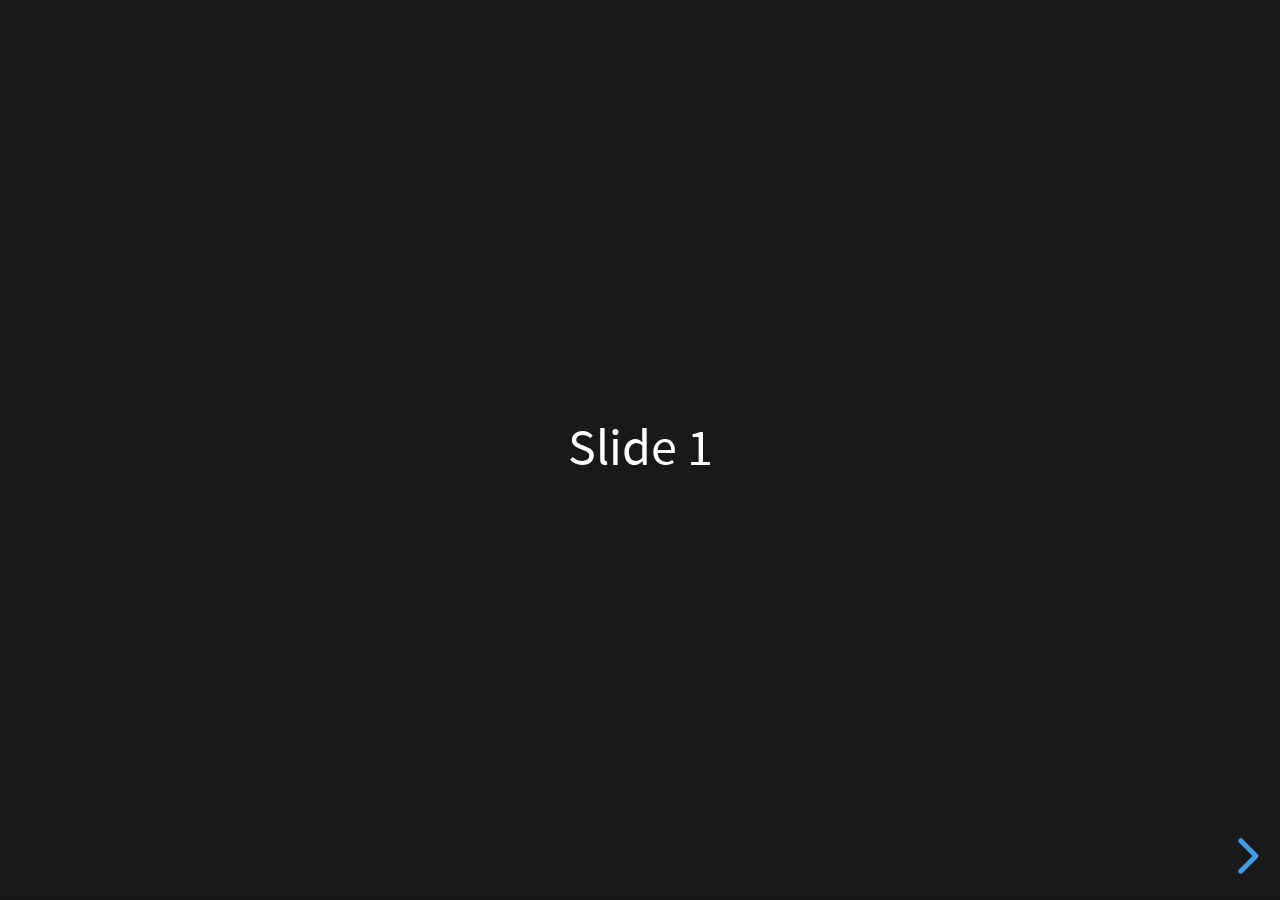
<file: reveal.js-master/index.html>
<!doctype html>
<html>
	<head>
		<meta charset="utf-8">
		<meta name="viewport" content="width=device-width, initial-scale=1.0, maximum-scale=1.0, user-scalable=no">

		<title>reveal.js</title>

		<link rel="stylesheet" href="dist/reset.css">
		<link rel="stylesheet" href="dist/reveal.css">
		<link rel="stylesheet" href="dist/theme/black.css" id="theme">

		<!-- Theme used for syntax highlighted code -->
		<link rel="stylesheet" href="plugin/highlight/monokai.css" id="highlight-theme">
	</head>
	<body>
		<div class="reveal">
			<div class="slides">
				<section>Slide 1</section>
				<section>Slide 2</section>
			</div>
		</div>

		<script src="dist/reveal.js"></script>
		<script src="plugin/notes/notes.js"></script>
		<script src="plugin/markdown/markdown.js"></script>
		<script src="plugin/highlight/highlight.js"></script>
		<script>
			// More info about initialization & config:
			// - https://revealjs.com/initialization/
			// - https://revealjs.com/config/
			Reveal.initialize({
				hash: true,

				// Learn about plugins: https://revealjs.com/plugins/
				plugins: [ RevealMarkdown, RevealHighlight, RevealNotes ]
			});
		</script>
	</body>
</html>
</file>
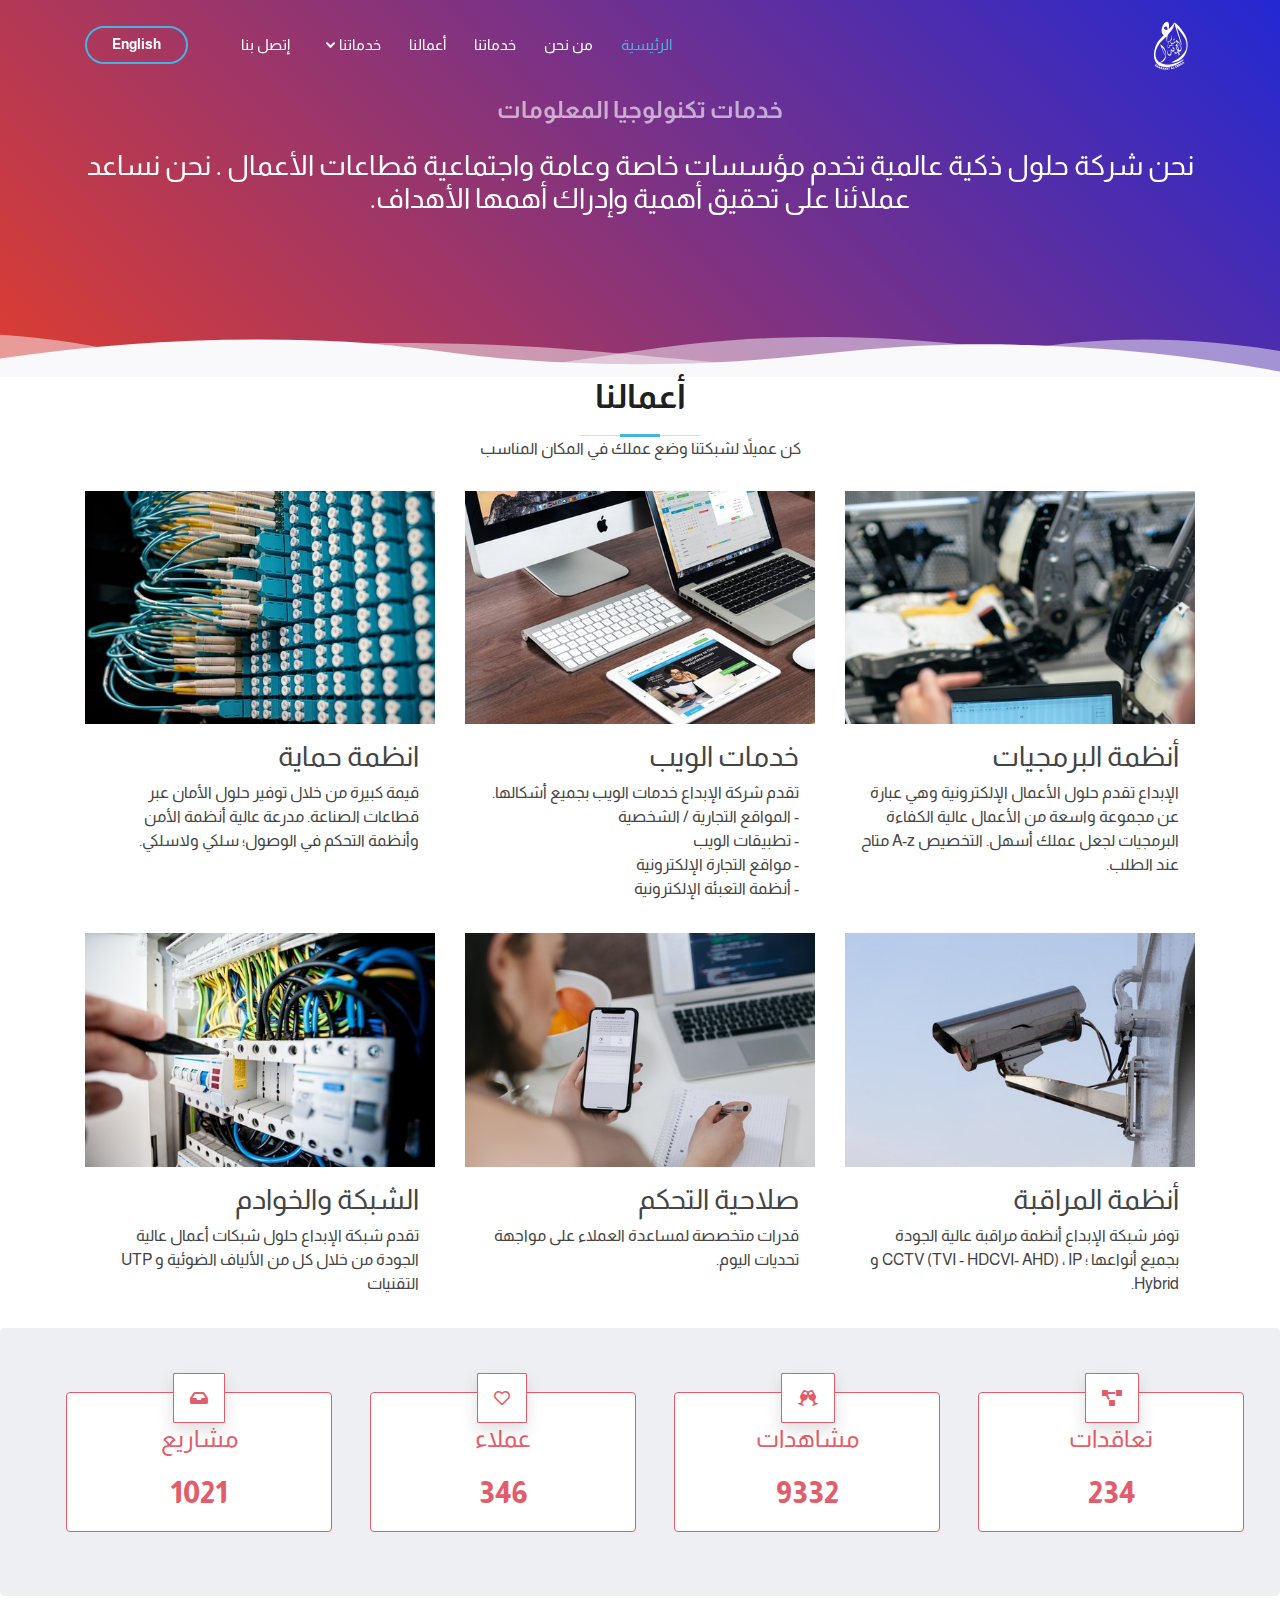
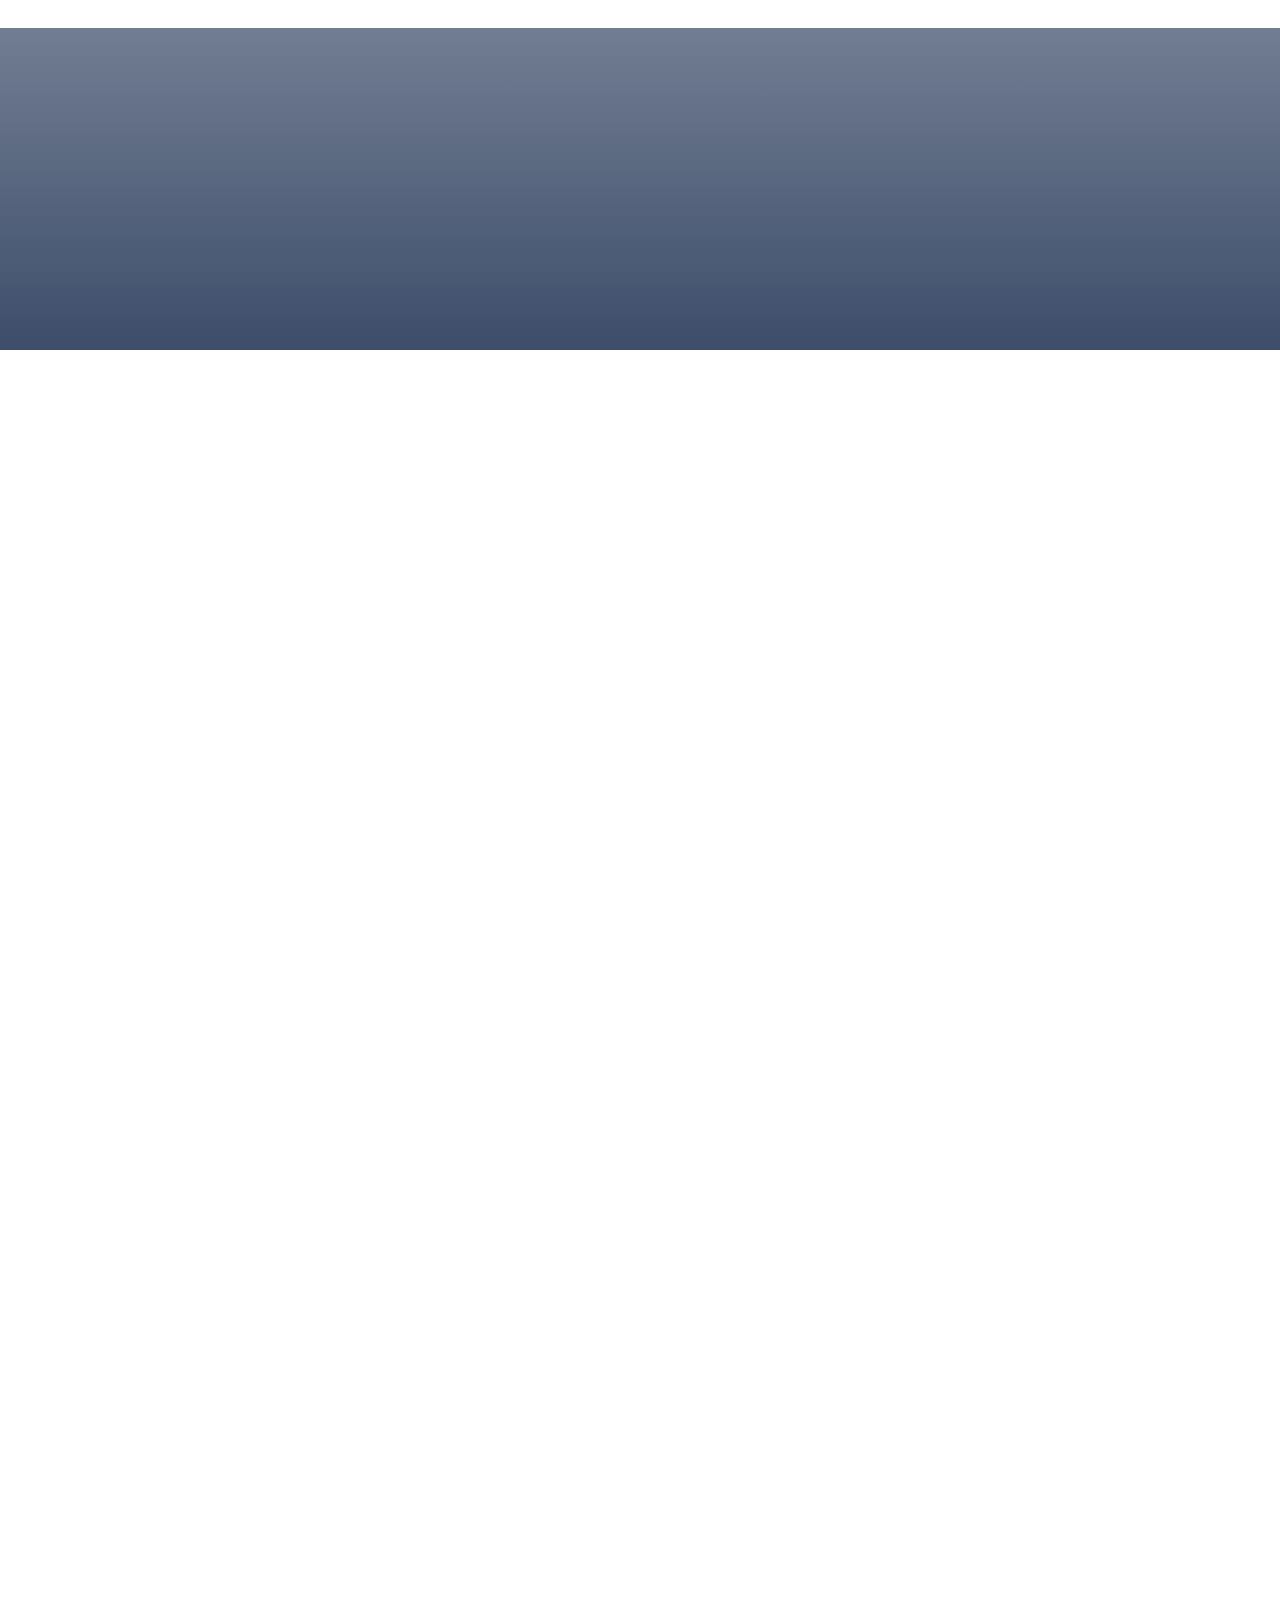
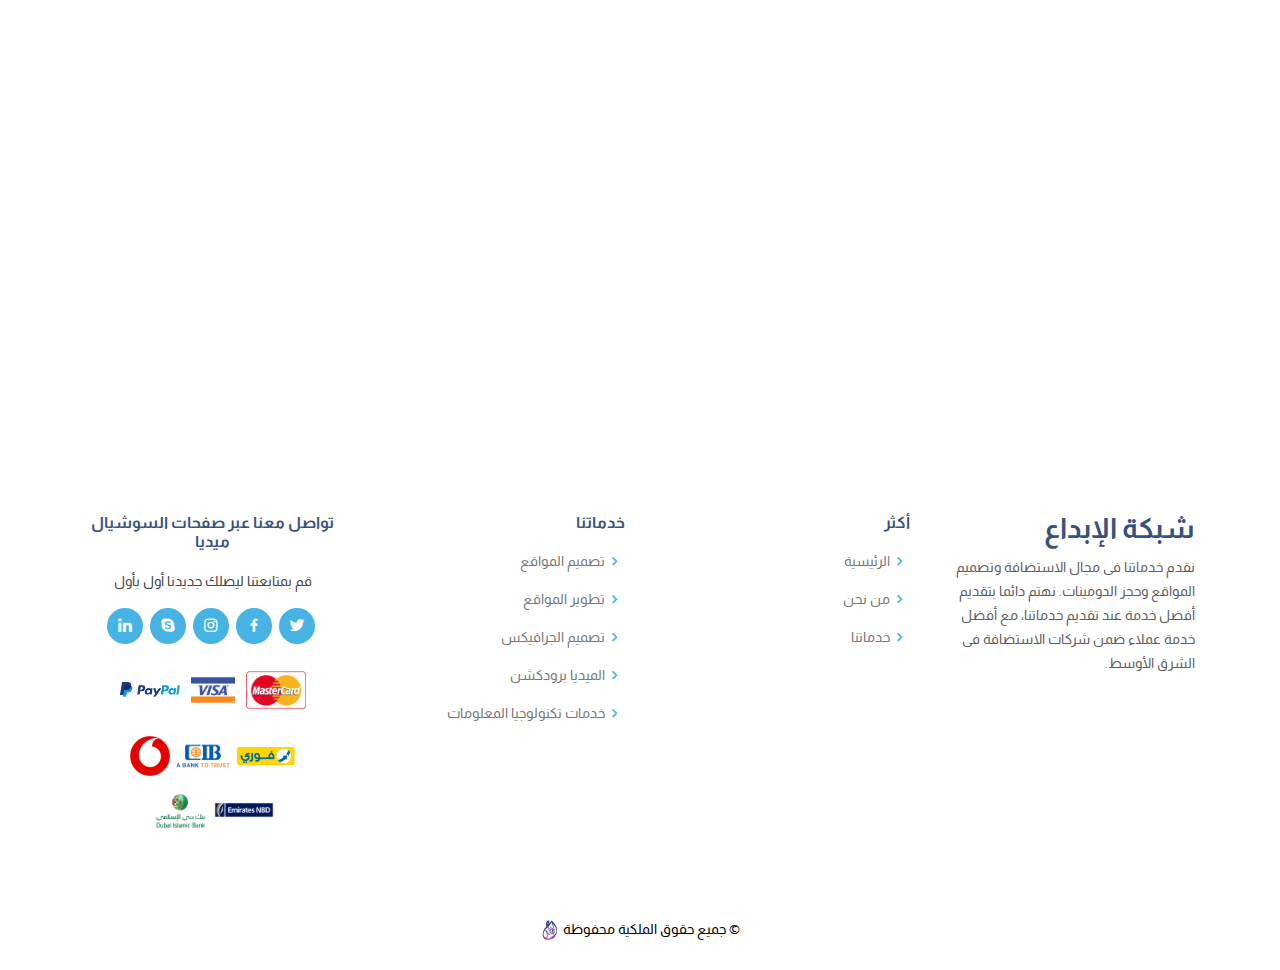
<file: it.html>
<!DOCTYPE html>
<html lang="en" dir="rtl">

  <head>
    <meta charset="utf-8">
    <meta content="width=device-width, initial-scale=1.0" name="viewport">
  
    <title>شبكة الإبداع</title>
    <meta
      content="شبكة الإبداع شركة متخصصة في تصميم وتطوير المواقع الإلكترونية وتصميمات الجرافيكس والفيديو موشن وإدارة المحتوى وخدمات تكنولوجيا المعلومات"
      name="description">
    <meta
      content="شبكة الإبداع شركة متخصصة في تصميم وتطوير المواقع الإلكترونية وتصميمات الجرافيكس والفيديو موشن وإدارة المحتوى وخدمات تكنولوجيا المعلومات"
      name="keywords">
  
    <!-- Favicons -->
    <link href="assets/img/favicon.png" rel="icon">
    <link href="assets/img/apple-touch-icon.png" rel="apple-touch-icon">
  
    <!-- Google Fonts -->
    <link
      href="https://fonts.googleapis.com/css?family=Open+Sans:300,300i,400,400i,600,600i,700,700i|Jost:300,300i,400,400i,500,500i,600,600i,700,700i|Poppins:300,300i,400,400i,500,500i,600,600i,700,700i"
      rel="stylesheet">
  
    <!-- Vendor CSS Files -->
    <link href="assets/vendor/bootstrap/css/bootstrap.min.css" rel="stylesheet">
    <link href="assets/vendor/icofont/icofont.min.css" rel="stylesheet">
    <link href="assets/vendor/boxicons/css/boxicons.min.css" rel="stylesheet">
    <link href="assets/vendor/remixicon/remixicon.css" rel="stylesheet">
    <link href="assets/vendor/venobox/venobox.css" rel="stylesheet">
    <link href="assets/vendor/owl.carousel/assets/owl.carousel.min.css" rel="stylesheet">
    <link href="https://fonts.googleapis.com/css2?family=Almarai:wght@300&family=Cairo&display=swap" rel="stylesheet">
    <link href="https://fonts.googleapis.com/css2?family=Cairo&family=Ranchers&display=swap" rel="stylesheet">
    <link href="assets/vendor/font-awesome/css/font-awesome.min.css" rel="stylesheet">
    <link href="assets/vendor/font-awesome/css/all.css" rel="stylesheet" />
    <link href="assets/vendor/font-awesome/css/all.min.css" rel="stylesheet" />
    <link href="assets/vendor/font-awesome/css/fontawesome.css" rel="stylesheet" />
  
    <link href="assets/vendor/aos/aos.css" rel="stylesheet">
  
    <!-- Template Main CSS File -->
    <link href="assets/css/style.css" rel="stylesheet">
  
    <!-- =======================================================
    * Template Name: Arsha - v2.2.0
    * Template URL: https://bootstrapmade.com/arsha-free-bootstrap-html-template-corporate/
    * Author: BootstrapMade.com
    * License: https://bootstrapmade.com/license/
    ======================================================== -->
  </head>

<body>

  <!-- ======= Header ======= -->
  <header id="header" class="fixed-top ">
    <div class="container d-flex align-items-center">

      <a href="index.html" class="logo mr-auto">
        <img style="" src="./assets/logo-web.png"/>
      </a>
      <!-- Uncomment below if you prefer to use an image logo -->
      <!-- <a href="index.html" class="logo mr-auto"><img src="assets/img/logo.png" alt="" class="img-fluid"></a>-->

      <nav class="nav-menu d-none d-lg-block">
        <ul>
          <li class="active"><a href="index.html">الرئيسية</a></li>
          <li><a href="./index.html#about">من نحن</a></li>
          <li><a href="./index.html#services">خدماتنا</a></li>
          <li><a href="./index.html#portfolio">أعمالنا</a></li>
          <li class="drop-down"><a href="">خدماتنا</a>
            <ul>
              <li class="drop-down"><a href="">المواقع الإلكترونية</a>
                <ul>
                  <li><a href="./web-design.html">تصميم المواقع الإلكترونية</a></li>
                  <li><a href="./web-development.html">تطوير المواقع الإلكترونية</a></li>
                </ul>
              <li><a href="./graphic.html">جرافيكس</a></li>
              <li><a href="./media.html">ميديا برودكشن</a></li>
              <li><a href="">خدمات IT</a></li>


          </li>
        </ul>
        </li>
        <li><a href="#contact">إتصل بنا</a></li>

        </ul>
      </nav><!-- .nav-menu -->

      <a href="./en/index.html" class="get-started-btn scrollto">English</a>

    </div>
  </header><!-- End Header -->

  <!-- ======= Hero Section ======= -->


  <header class="masthead">
    <div class="container">
      <div class="row align-items-center" data-aos="fade-up" data-aos-delay="200">
        <div class="col-12 text-center py-5 animated" style="color: #fff;">
          <h2 class="mb-4">خدمات تكنولوجيا المعلومات</h2>
          <h3 class="m-0">نحن شركة حلول ذكية عالمية تخدم مؤسسات خاصة وعامة واجتماعية
            قطاعات الأعمال . نحن نساعد عملائنا على تحقيق أهمية وإدراك أهمها
            الأهداف. </h3>
        </div>

      </div>
    </div>
    <svg style="pointer-events: none" class="wave" width="100%" height="50px" preserveAspectRatio="none"
      xmlns="http://www.w3.org/2000/svg" xmlns:xlink="http://www.w3.org/1999/xlink" viewBox="0 0 1920 75">
      <defs>
        <style>
          .a {
            fill: none;
          }

          .b {
            clip-path: url(#a);
          }

          .c,
          .d {
            fill: #f9f9fc;
          }

          .d {
            opacity: 0.5;
            isolation: isolate;
          }
        </style>
        <clipPath id="a">
          <rect class="a" width="1920" height="75"></rect>
        </clipPath>
      </defs>
      <title></title>
      <g class="b">
        <path class="c animated"
          d="M1963,327H-105V65A2647.49,2647.49,0,0,1,431,19c217.7,3.5,239.6,30.8,470,36,297.3,6.7,367.5-36.2,642-28a2511.41,2511.41,0,0,1,420,48">
        </path>
      </g>
      <g class="b">
        <path class="d animated1"
          d="M-127,404H1963V44c-140.1-28-343.3-46.7-566,22-75.5,23.3-118.5,45.9-162,64-48.6,20.2-404.7,128-784,0C355.2,97.7,341.6,78.3,235,50,86.6,10.6-41.8,6.9-127,10">
        </path>
      </g>
      <g class="b">
        <path class="d animated2"
          d="M1979,462-155,446V106C251.8,20.2,576.6,15.9,805,30c167.4,10.3,322.3,32.9,680,56,207,13.4,378,20.3,494,24">
        </path>
      </g>
      <g class="b">
        <path class="d animated3"
          d="M1998,484H-243V100c445.8,26.8,794.2-4.1,1035-39,141-20.4,231.1-40.1,378-45,349.6-11.6,636.7,73.8,828,150">
        </path>
      </g>
    </svg>
  </header>

  <main id="main">


    <!------------------ Hover Effect Style : Demo - 14 --------------->
    <div class="container mt-40">
      <div class="section-title">
        <h2>أعمالنا</h2>
        <p>
          كن عميلاً لشبكتنا وضع عملك في المكان المناسب
        </p>
      </div>
      <div class="row mt-30">
        <div class="col-md-4 col-sm-6">
          <div class="box14">
            <img src="assets/img/ss.jpg" alt="">
            <div class="box-content text-center">

              <h3 class="title pt-3">أنظمة البرمجيات</h3>
              <span class="post"><i class="far fa-lightbulb"></i></span>
              <!--
                            <ul class="icon">
                                <li><a href="#"><i class="fa fa-search"></i></a></li>
                                <li><a href="#"><i class="fa fa-link"></i></a></li>
                            </ul>
                            -->
            </div>
          </div>
          <div class="p-3">
            <h3>أنظمة البرمجيات</h3>
            <p> الإبداع تقدم حلول الأعمال الإلكترونية وهي عبارة عن مجموعة واسعة من الأعمال عالية الكفاءة
              البرمجيات
              لجعل عملك أسهل. التخصيص A-z متاح عند الطلب.</p>
          </div>
        </div>

        <div class="col-md-4 col-sm-6">
          <div class="box14">
            <img src="assets/img/ws.jpg" alt="">
            <div class="box-content text-center">

              <h3 class="title pt-3">خدمات الويب</h3>
              <span class="post"><i class="far fa-lightbulb"></i></span>
              <!--
                            <ul class="icon">
                                <li><a href="#"><i class="fa fa-search"></i></a></li>
                                <li><a href="#"><i class="fa fa-link"></i></a></li>
                            </ul>
                            -->
            </div>
          </div>
          <div class="p-3">
            <h3>خدمات الويب</h3>
            <p>
              تقدم شركة الإبداع خدمات الويب بجميع أشكالها. <br />
              - المواقع التجارية / الشخصية <br />
              - تطبيقات الويب <br />
              - مواقع التجارة الإلكترونية <br />
              - أنظمة التعبئة الإلكترونية </p>
            </ul>
            </p>
          </div>
        </div>
        <div class="col-md-4 col-sm-6">
          <div class="box14">
            <img src="assets/img/scs.jpg" alt="">
            <div class="box-content text-center">

              <h3 class="title pt-3">انظمة حماية</h3>
              <span class="post"><i class="far fa-lightbulb"></i></span>
              <!--
                            <ul class="icon">
                                <li><a href="#"><i class="fa fa-search"></i></a></li>
                                <li><a href="#"><i class="fa fa-link"></i></a></li>
                            </ul>
                            -->
            </div>
          </div>
          <div class="p-3">
            <h3>انظمة حماية</h3>
            <p>قيمة كبيرة من خلال توفير حلول الأمان عبر قطاعات الصناعة. مدرعة عالية
              أنظمة الأمن وأنظمة التحكم في الوصول؛ سلكي ولاسلكي.</p>
          </div>
        </div>
        <div class="col-md-4 col-sm-6">
          <div class="box14">
            <img src="assets/img/sus.jpg" alt="">
            <div class="box-content text-center">

              <h3 class="title pt-3">أنظمة المراقبة</h3>
              <span class="post"><i class="far fa-lightbulb"></i></span>
              <!--
                            <ul class="icon">
                                <li><a href="#"><i class="fa fa-search"></i></a></li>
                                <li><a href="#"><i class="fa fa-link"></i></a></li>
                            </ul>
                            -->
            </div>
          </div>
          <div class="p-3">
            <h3>أنظمة المراقبة</h3>
            <p>توفر شبكة الإبداع أنظمة مراقبة عالية الجودة بجميع أنواعها ؛ CCTV (TVI -
              HDCVI- AHD) ، IP و Hybrid.</p>
          </div>
        </div>
        <div class="col-md-4 col-sm-6">
          <div class="box14">
            <img src="assets/img/ac.jpg" alt="">
            <div class="box-content text-center">

              <h3 class="title pt-3">صلاحية التحكم </h3>
              <span class="post"><i class="far fa-lightbulb"></i></span>
              <!--
                            <ul class="icon">
                                <li><a href="#"><i class="fa fa-search"></i></a></li>
                                <li><a href="#"><i class="fa fa-link"></i></a></li>
                            </ul>
                            -->
            </div>
          </div>
          <div class="p-3">
            <h3>صلاحية التحكم</h3>
            <p>قدرات متخصصة لمساعدة العملاء على مواجهة تحديات اليوم.</p>
          </div>
        </div>
        <div class="col-md-4 col-sm-6">
          <div class="box14">
            <img src="assets/img/n.jpg" alt="">
            <div class="box-content text-center">

              <h3 class="title pt-3">الشبكة والخوادم</h3>
              <span class="post"><i class="far fa-lightbulb"></i></span>
              <!--
                            <ul class="icon">
                                <li><a href="#"><i class="fa fa-search"></i></a></li>
                                <li><a href="#"><i class="fa fa-link"></i></a></li>
                            </ul>
                            -->
            </div>
          </div>
          <div class="p-3">
            <h3>الشبكة والخوادم</h3>
            <p>تقدم شبكة الإبداع حلول شبكات أعمال عالية الجودة من خلال كل من الألياف الضوئية و UTP
              التقنيات</p>
          </div>
        </div>
      </div>
    </div>


    <div class="jumbotron" style="opacity: 0.8;">
      <div class="row w-100">
        <div class="col-md-3">
          <div class="card border-danger mx-sm-1 p-3 animated">
            <div class="card border-danger shadow text-danger p-3 my-card animated"><i
                class="fas fa-project-diagram"></i></div>
            <div class="text-danger text-center mt-3">
              <h4>تعاقدات</h4>
            </div>
            <span style="font-size: 30px;font-weight: 800;" class='numscroller text-danger text-center mt-2'
              data-min='1' data-max='234' data-delay='5' data-increment='10'>
              234
            </span>
          </div>
        </div>
        <div class="col-md-3">
          <div class="card border-danger mx-sm-1 p-3">
            <div class="card border-danger shadow text-danger p-3 my-card"><i class="fas fa-glass-cheers"></i></div>
            <div class="text-danger text-center mt-3">
              <h4>مشاهدات</h4>
            </div>
            <span style="font-size: 30px; font-weight: 800;" class='numscroller text-danger text-center mt-2'
              data-min='1' data-max='9332' data-delay='5' data-increment='10'>
              9332
            </span>
          </div>
        </div>
        <div class="col-md-3">
          <div class="card border-danger mx-sm-1 p-3">
            <div class="card border-danger shadow text-danger p-3 my-card"><span class="far fa-heart"
                aria-hidden="true"></span></div>
            <div class="text-danger text-center mt-3">
              <h4>عملاء</h4>
            </div>
            <span style="font-size: 30px;font-weight: 800;" class='numscroller text-danger text-center mt-2'
              data-min='1' data-max='346' data-delay='5' data-increment='10'>
              346
            </span>
          </div>
        </div>
        <div class="col-md-3">
          <div class="card border-danger mx-sm-1 p-3">
            <div class="card border-danger shadow text-danger p-3 my-card"><span class="fas fa-inbox"
                aria-hidden="true"></span></div>
            <div class="text-danger text-center mt-3">
              <h4>مشاريع</h4>
            </div>
            <span style="font-size: 30px;font-weight: 800;" class='numscroller text-danger text-center mt-2'
              data-min='1' data-max='1021' data-delay='5' data-increment='10'>
              1021
            </span>

          </div>
        </div>
      </div>
    </div>

    <!-- ======= Cta Section ======= -->
    <section id="cta" class="cta">
      <div class="container" data-aos="zoom-in">

        <div class="row">
          <div class="col-lg-9 text-center text-lg-left">
            <h3>خطوة التنفيذ</h3>
            <p>
              تواصل معنا وخذ خطوة التنفيذ وإبدأ عملك التجاري
            </p>
          </div>
          <div class="col-lg-3 cta-btn-container text-center">
            <a class="cta-btn align-middle" href="#contact">خطوة التنفيذ</a>
          </div>
        </div>

      </div>
    </section><!-- End Cta Section -->




    <div class="container" data-aos="fade-up">
      <div class="text-center  pt-4">
        <div class="nav price-tabs" role="tablist">
          <a class="nav-link active" href="#yearly" role="tab" data-toggle="tab">خطط الأسعار</a>
        </div>
      </div>
      <div class="tab-content wow fadeIn" style="visibility: visible; animation-name: fadeIn;">
        <div role="tabpanel" class="tab-pane fade show active" id="yearly">
          <div class="row justify-content-center">
            <div class="col-md-6 col-lg-4 mb-30">
              <div class="price-item text-center">
                <div class="price-top">
                  <h4>لايت</h4>
                  <h2 class="mb-0"><sup>$</sup>99</h2>
                </div>
                <div class="price-content">
                  <ul class="border-bottom mb-30 mt-md-4 pb-3 text-left">
                    <li>
                      <i class="fas fa-check"></i>
                      <span class="c-black">تصميم موقع إلكتروني</span>
                    </li>
                    <li>
                      <i class="fas fa-check"></i>
                      <span class="c-black">تطوير موقع إلكتروني</span>
                    </li>
                    <li>
                      <i class="fas fa-check"></i>
                      <span class="c-black">تصميم شعار تجاري</span>
                    </li>
                    <li>
                      <i class="fas fa-times"></i>
                      <span>إنشاء فيديو إعلاني</span>
                    </li>
                    <li>
                      <i class="fas fa-times"></i>
                      <span>أنشاء لوحة تحكم</span>
                    </li>
                    <li>
                      <i class="fas fa-times"></i>
                      <span>ترويج أدارة محركات البحث</span>
                    </li>
                  </ul>
                  <div id="paypal-button-container1"></div>
                </div>
              </div>
            </div>
            <div class="col-md-6 col-lg-4 mb-30">
              <div class="price-item text-center popular">
                <div class="price-top">
                  <h4>متقدم</h4>
                  <h2 class="mb-0"><sup>$</sup>299</h2>
                </div>
                <div class="price-content">
                  <ul class="border-bottom mb-30 mt-md-4 pb-3 text-left">
                    <li>
                      <i class="fas fa-check"></i>
                      <span class="c-black">تصميم موقع إلكتروني</span>
                    </li>
                    <li>
                      <i class="fas fa-check"></i>
                      <span class="c-black">تطوير موقع إلكتروني</span>
                    </li>
                    <li>
                      <i class="fas fa-check"></i>
                      <span class="c-black">تصميم شعار تجاري</span>
                    </li>
                    <li>
                      <i class="fas fa-check"></i>
                      <span>إنشاء فيديو إعلاني</span>
                    </li>
                    <li>
                      <i class="fas fa-times"></i>
                      <span>أنشاء لوحة تحكم</span>
                    </li>
                    <li>
                      <i class="fas fa-times"></i>
                      <span>ترويج أدارة محركات البحث</span>
                    </li>
                  </ul>
                  <div id="paypal-button-container2"></div>
                </div>
              </div>
            </div>
            <div class="col-md-6 col-lg-4 mb-30">
              <div class="price-item text-center">
                <div class="price-top">
                  <h4>متكامل</h4>
                  <h2 class="mb-0"><sup>$</sup>399</h2>
                </div>
                <div class="price-content">
                  <ul class="border-bottom mb-30 mt-md-4 pb-3 text-left">
                    <li>
                      <i class="fas fa-check"></i>
                      <span class="c-black">تصميم موقع إلكتروني</span>
                    </li>
                    <li>
                      <i class="fas fa-check"></i>
                      <span class="c-black">تطوير موقع إلكتروني</span>
                    </li>
                    <li>
                      <i class="fas fa-check"></i>
                      <span class="c-black">تصميم شعار تجاري</span>
                    </li>
                    <li>
                      <i class="fas fa-check"></i>
                      <span>إنشاء فيديو إعلاني</span>
                    </li>
                    <li>
                      <i class="fas fa-check"></i>
                      <span>أنشاء لوحة تحكم</span>
                    </li>
                    <li>
                      <i class="fas fa-check"></i>
                      <span>ترويج أدارة محركات البحث</span>
                    </li>
                  </ul>
                  <div id="paypal-button-container3"></div>
                </div>
              </div>
            </div>
          </div>
        </div>

      </div>
    </div>

    <!-- ======= Contact Section ======= -->
    <section id="contact" class="contact">
      <div class="container" data-aos="fade-up">

        <div class="section-title">
          <h2>إتصل بنا</h2>
          <p>كن على تواصل دائم بنا</p>
        </div>

        <div class="row">

          <div class="col-md-6 d-flex align-items-stretch">
            <div class="info">
              <div class="address">
                <i class="icofont-google-map"></i>
                <h4>العنوان:</h4>
                <br />

                <p>
                  الإمارات :
                  <br/>

                 برج رجال - شارع المستقبل- بزنس باي - بر دبي
                  <br />
الطابق 14 مكتب 1801
                </p>
              </div>

              <div class="email">
                <i class="icofont-envelope"></i>
                <h4>إيميل :</h4>
                <p>
                  <a href="email:info@elbdaa.com">info@elbdaa.com</a>
                </p>
              </div>

              <div class="phone">
                <i class="icofont-phone"></i>
                <h4>الإتصال :</h4>
                <p>
                  <br />
                  <strong>الهاتف:</strong> <a href="tel:+97145780055">0097145780055</a>


<br/>
<br/>
<br/>

                  <br>
                </p>
              </div>

              <iframe
                src="https://www.google.com/maps/embed?pb=!1m18!1m12!1m3!1d3610.4810892978976!2d55.258576315009215!3d25.18699358390089!2m3!1f0!2f0!3f0!3m2!1i1024!2i768!4f13.1!3m3!1m2!1s0x3e5f691148531ecb%3A0xac9bfc4be38fb191!2zKCA1IFN0YXJzIEJ1c2luZXMgQ2VudGVyICkgKCDZhdix2YPYsiA12LPYqtin2LHYsiDZhNmE2KfYudmF2KfZhCAp!5e0!3m2!1sen!2seg!4v1600963797241!5m2!1sen!2seg"
                width="100%" height="290px" frameborder="0" style="border:0;" allowfullscreen="" aria-hidden="false"
                tabindex="0"></iframe>

            </div>

          </div>

          <div class="col-md-6 d-flex align-items-stretch">
            <div class="info">
              <div class="address">
                <i class="icofont-google-map"></i>
                <h4>العنوان:</h4>
                <br />

                <p>
                  مصر :
                  <br/>

                  
                64 شارع العروبة - المريوطية
               الهرم - الجيزة
                <br />
                </p>
              </div>

              <div class="email">
                <i class="icofont-envelope"></i>
                <h4>إيميل :</h4>
                <p>
                  <a href="email:info@elbdaa.com">info@elbdaa.com</a>
                </p>
              </div>

              <div class="phone">
                <i class="icofont-phone"></i>
                <h4>الإتصال :</h4>
                <p>
                  <br />
                  <strong>الموبايل:</strong> <a href="tel:+01097912658">00201097912658</a> <br>
                  <strong>الهاتف:</strong> <a href="tel:0233871397">0233871397</a> <br>
                  <strong>الهاتف:</strong> <a href="tel:0233871398">0233871398</a> <br>
                  <strong>فاكس:</strong> <a href="tel:0233871399">0233871399</a> <br>




                  <br>
                </p>
              </div>

              <iframe
                src="https://www.google.com/maps/embed?pb=!1m18!1m12!1m3!1d3455.836315160468!2d31.15940441511384!3d29.984133781904323!2m3!1f0!2f0!3f0!3m2!1i1024!2i768!4f13.1!3m3!1m2!1s0x0%3A0x0!2zMjnCsDU5JzAyLjkiTiAzMcKwMDknNDEuNyJF!5e0!3m2!1sen!2seg!4v1601539359588!5m2!1sen!2seg"
                width="100%" height="290px" frameborder="0" style="border:0;" allowfullscreen="" aria-hidden="false"
                tabindex="0"></iframe>

            </div>

          </div>
        </div>

      </div>
    </section><!-- End Contact Section -->

  </main><!-- End #main -->

  <!-- ======= Footer ======= -->
  <footer id="footer">


    <div class="footer-top">
      <div class="container">
        <div class="row">

          <div class="col-lg-3 col-md-6 footer-contact">
            <h3>شبكة الإبداع</h3>
            <p>
              نقدم خدماتنا فى مجال الاستضافة وتصميم المواقع وحجز الدومينات. نهتم دائما بتقديم أفضل خدمة عند تقديم خدماتنا، مع أفضل خدمة عملاء ضمن شركات الاستضافة فى الشرق الأوسط.




            </p>
          </div>

          <div class="col-lg-3 col-md-6 footer-links hide-in">
            <h4>أكثر</h4>
            <ul>

              <li><i class="bx bx-chevron-right"></i> <a href="./index.html">الرئيسية</a></li>
              <li><i class="bx bx-chevron-right"></i> <a href="./index.html#about">من نحن</a></li>
              <li><i class="bx bx-chevron-right"></i> <a href="./index.html#services">خدماتنا</a></li>
            </ul>
          </div>

          <div class="col-lg-3 col-md-6 footer-links hide-in">
            <h4>خدماتنا</h4>
            <ul>
              <li><i class="bx bx-chevron-right"></i> <a href="./web-design.html">تصميم المواقع</a></li>
              <li><i class="bx bx-chevron-right"></i> <a href="./web-development.html">تطوير المواقع</a></li>
              <li><i class="bx bx-chevron-right"></i> <a href="./graphic.html">تصميم الجرافيكس</a></li>
              <li><i class="bx bx-chevron-right"></i> <a href="./media.html">الميديا برودكشن</a></li>
              <li><i class="bx bx-chevron-right"></i> <a href="./it.html">خدمات تكنولوجيا المعلومات</a></li>

            </ul>
          </div>

          <div class="col-lg-3 col-md-6 footer-links text-center">
            <h4>تواصل معنا عبر صفحات السوشيال ميديا</h4>
            <p>قم بمتابعتنا ليصلك جديدنا أول بأول</p>
            <div class="social-links mt-3">
              <a href="#" class="twitter"><i class="bx bxl-twitter"></i></a>
              <a href="#" class="facebook"><i class="bx bxl-facebook"></i></a>
              <a href="#" class="instagram"><i class="bx bxl-instagram"></i></a>
              <a href="#" class="google-plus"><i class="bx bxl-skype"></i></a>
              <a href="#" class="linkedin"><i class="bx bxl-linkedin"></i></a>
            </div>
            <div class="social-links mt-3">
              <img class="img-fluid i-img" src="./assets/m-card.png" />
              <img class="img-fluid i-img" src="./assets/v.png" />
              <img class="img-fluid i-img" src="./assets/paypal.png" />
            </div>
                <div class="social-links mt-3">
              <img class="img-fluid i-img" src="./assets/logo.png" />
              <img class="img-fluid i-img" src="./assets/cib.png" />
              <img style="width: 40px; height: 40px;" class="img-fluid" src="./assets/vo.png" />

            </div>
            <div class="social-links mt-3">
              <img class="img-fluid i-img" src="./assets/emarat.png" />
              <img class="img-fluid i-img" src="./assets/dubai.png" />
            </div>
              <style>
                .footer-links .i-img {
                  width: 60px !important;
                  font-size: 40px;
                }
              </style>
          </div>

        </div>
      </div>
    </div>

    <div class="container footer-bottom clearfix">
      <div class="copyright">
        &copy; جميع حقوق الملكية محفوظة <strong><span>
          <img src="./assets/logo-web-2.png" alt="">
        </span></strong>
      </div>
      <div class="credits">
        <!-- All the links in the footer should remain intact. -->
        <!-- You can delete the links only if you purchased the pro version. -->
        <!-- Licensing information: https://bootstrapmade.com/license/ -->
        <!-- Purchase the pro version with working PHP/AJAX contact form: https://bootstrapmade.com/arsha-free-bootstrap-html-template-corporate/ -->
      </div>
    </div>
  </footer><!-- End Footer -->

<!-- Load Facebook SDK for JavaScript -->
<div id="fb-root"></div>
<script>
  window.fbAsyncInit = function() {
    FB.init({
      xfbml            : true,
      version          : 'v8.0'
    });
  };

  (function(d, s, id) {
  var js, fjs = d.getElementsByTagName(s)[0];
  if (d.getElementById(id)) return;
  js = d.createElement(s); js.id = id;
  js.src = 'https://connect.facebook.net/en_US/sdk/xfbml.customerchat.js';
  fjs.parentNode.insertBefore(js, fjs);
}(document, 'script', 'facebook-jssdk'));</script>

<!-- Your Chat Plugin code -->
<div class="fb-customerchat"
  attribution=setup_tool
  page_id="1512696232335149">
</div>
  <!-- Vendor JS Files -->
  <script src="assets/vendor/jquery/jquery.min.js"></script>
  <script src="assets/vendor/bootstrap/js/bootstrap.bundle.min.js"></script>
  <script src="assets/vendor/jquery.easing/jquery.easing.min.js"></script>
  <script src="assets/vendor/php-email-form/validate.js"></script>
  <script src="assets/vendor/waypoints/jquery.waypoints.min.js"></script>
  <script src="assets/vendor/isotope-layout/isotope.pkgd.min.js"></script>
  <script src="assets/vendor/venobox/venobox.min.js"></script>
  <script src="assets/vendor/owl.carousel/owl.carousel.min.js"></script>
  <script src="assets/js/numscroller-1.0.js"></script>
  <script src="assets/vendor/aos/aos.js"></script>
  <script src="assets/js/typeit.min.js"></script>

  <!-- Template Main JS File -->
  <script src="assets/js/main.js"></script>
  <script>
    new TypeIt('#typit')
      .type('')
      .exec(async () => {
        await new Promise((resolve, reject) => {
          setTimeout(() => {
            return resolve();
          }, 100)
        });
      })
      .type('شبكة الإبداع')
      .go();
    new TypeIt('#typit1')
      .type('شركة متخصصة في تصميم وتطوير المواقع الإلكترونية وتصميمات الجرافيكس والفيديو موشن وأعمال الميديا برودكشن وإدارة المحتوى ')
      .exec(async () => {
        await new Promise((resolve, reject) => {
          setTimeout(() => {
            return resolve();
          }, 10000)
        });
      })
      .type('')
      .go();
  </script>
  <script src="https://www.paypal.com/sdk/js?client-id=sb&currency=USD"></script>
  <script>
    // Render the PayPal button into #paypal-button-container
    paypal.Buttons({

      // Set up the transaction
      createOrder: function (data, actions) {
        return actions.order.create({
          purchase_units: [{
            amount: {
              value: '99'
            }
          }]
        });
      },

      // Finalize the transaction
      onApprove: function (data, actions) {
        return actions.order.capture().then(function (details) {
          // Show a success message to the buyer
          alert('Transaction completed by ' + details.payer.name.given_name + '!');
        });
      }


    }).render('#paypal-button-container1');
    // Render the PayPal button into #paypal-button-container
    paypal.Buttons({

      // Set up the transaction
      createOrder: function (data, actions) {
        return actions.order.create({
          purchase_units: [{
            amount: {
              value: '299'
            }
          }]
        });
      },

      // Finalize the transaction
      onApprove: function (data, actions) {
        return actions.order.capture().then(function (details) {
          // Show a success message to the buyer
          alert('Transaction completed by ' + details.payer.name.given_name + '!');
        });
      }


    }).render('#paypal-button-container2');
    // Render the PayPal button into #paypal-button-container
    paypal.Buttons({

      // Set up the transaction
      createOrder: function (data, actions) {
        return actions.order.create({
          purchase_units: [{
            amount: {
              value: '399'
            }
          }]
        });
      },

      // Finalize the transaction
      onApprove: function (data, actions) {
        return actions.order.capture().then(function (details) {
          // Show a success message to the buyer
          alert('Transaction completed by ' + details.payer.name.given_name + '!');
        });
      }


    }).render('#paypal-button-container3');
  </script>
</body>

</html>
</file>
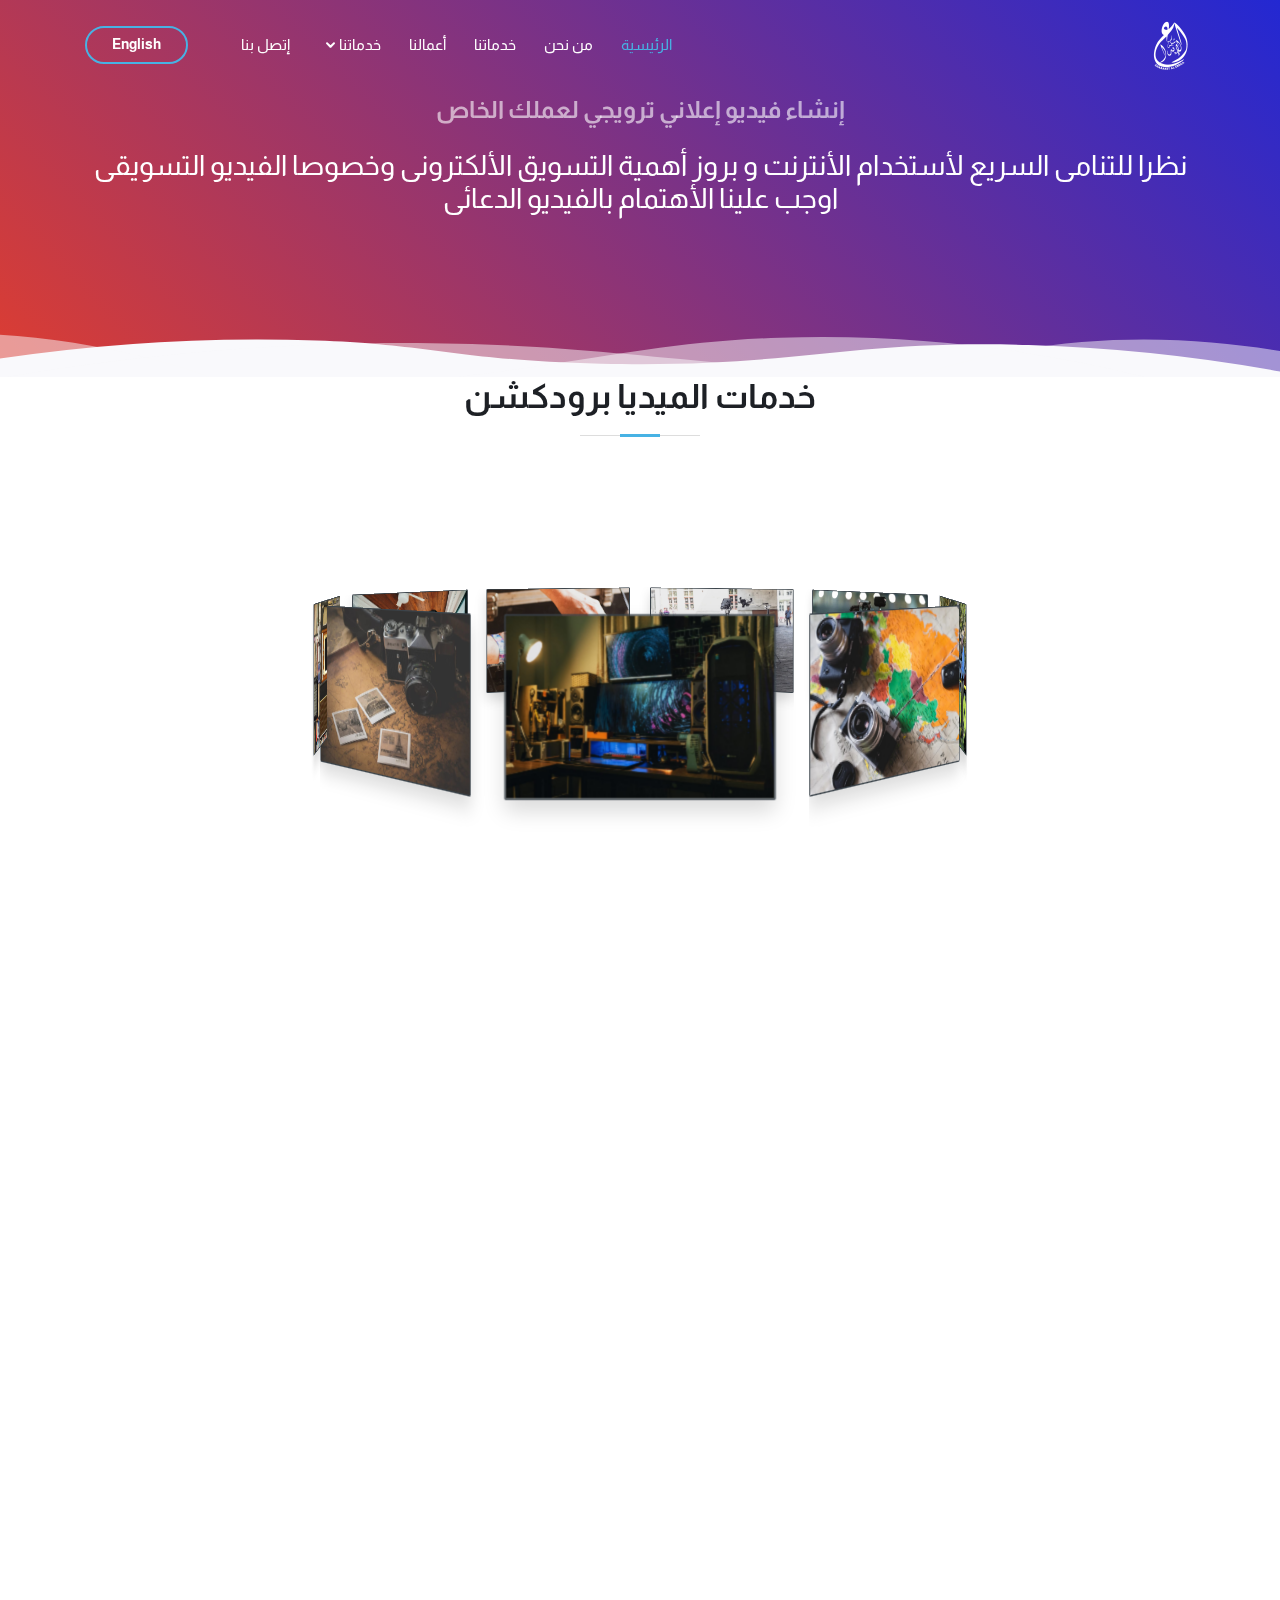
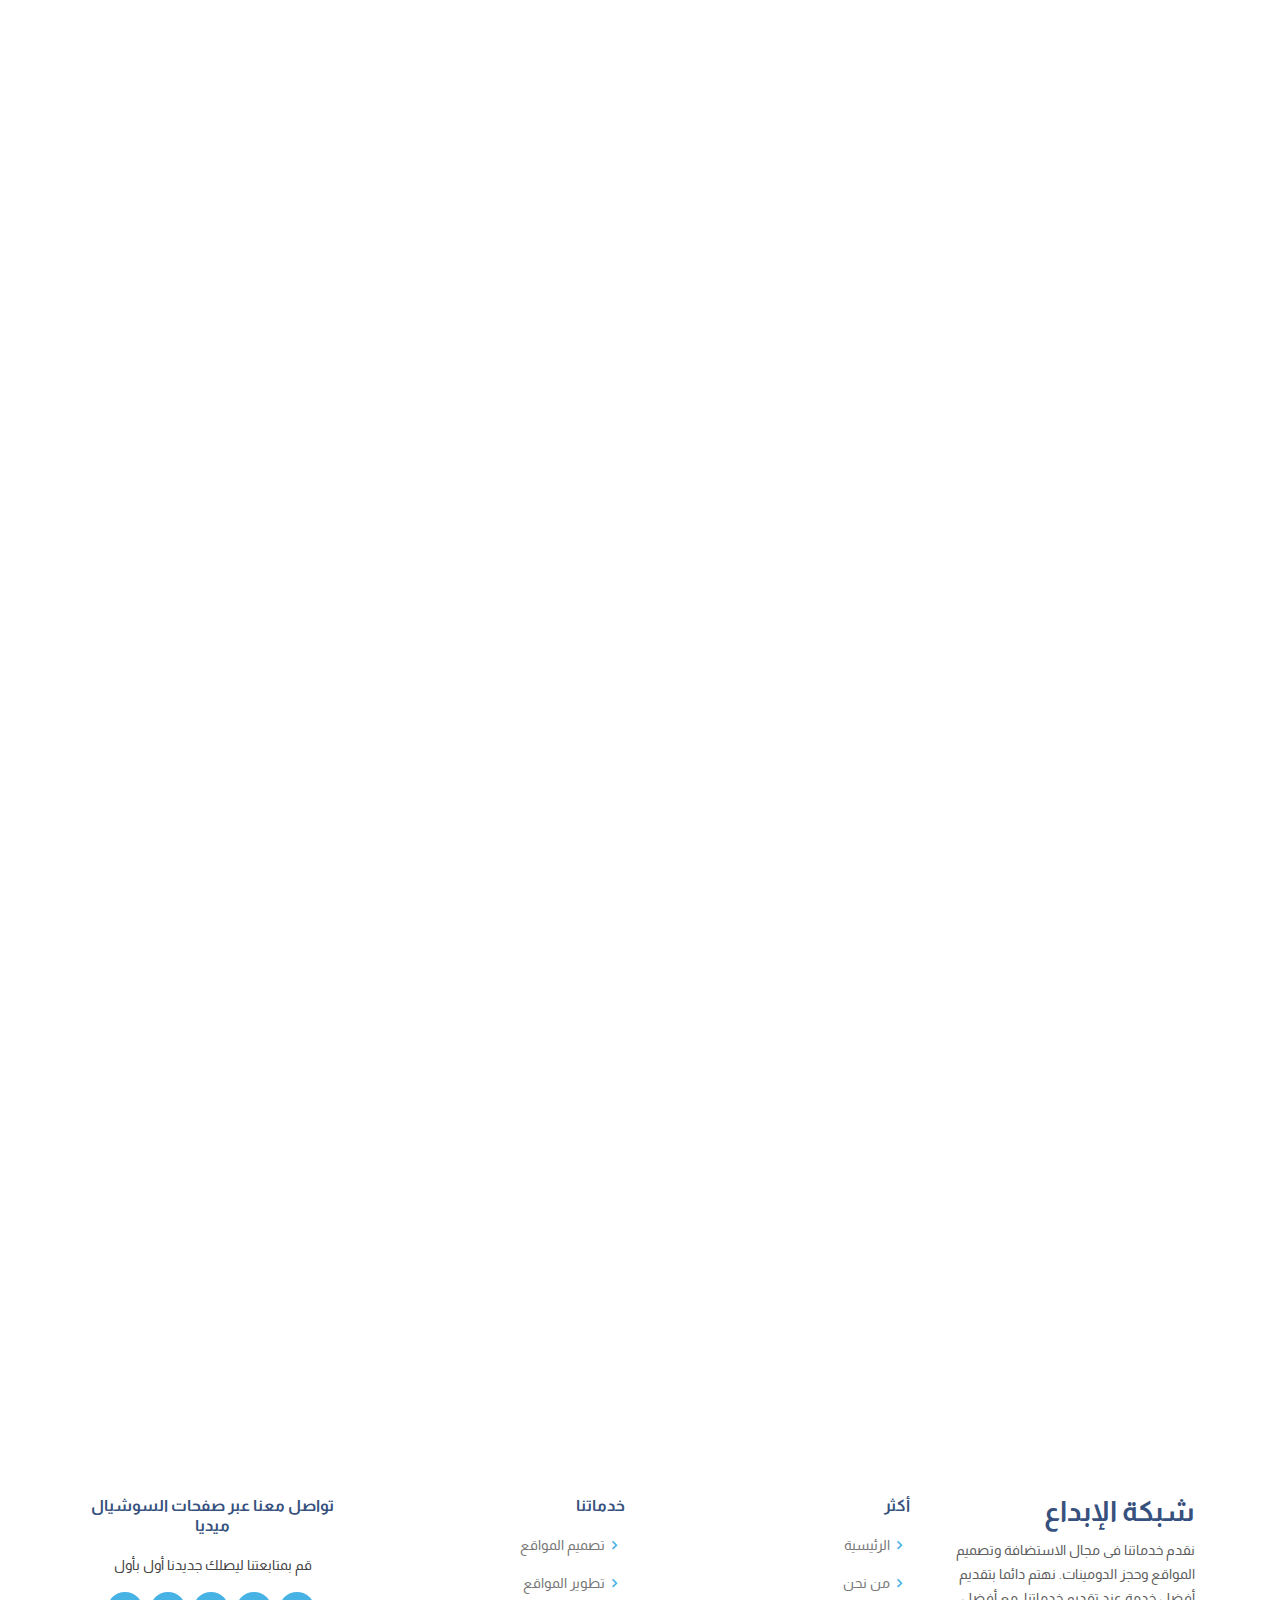
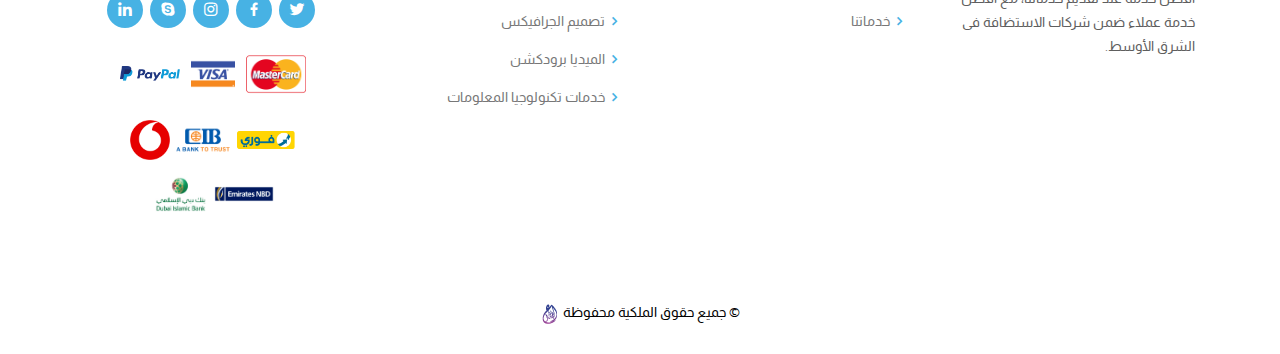
<file: media.html>
<!DOCTYPE html>
<html lang="en" dir="rtl">

  <head>
    <meta charset="utf-8">
    <meta content="width=device-width, initial-scale=1.0" name="viewport">
  
    <title>شبكة الإبداع</title>
    <meta
      content="شبكة الإبداع شركة متخصصة في تصميم وتطوير المواقع الإلكترونية وتصميمات الجرافيكس والفيديو موشن وإدارة المحتوى وخدمات تكنولوجيا المعلومات"
      name="description">
    <meta
      content="شبكة الإبداع شركة متخصصة في تصميم وتطوير المواقع الإلكترونية وتصميمات الجرافيكس والفيديو موشن وإدارة المحتوى وخدمات تكنولوجيا المعلومات"
      name="keywords">
  
    <!-- Favicons -->
    <link href="assets/img/favicon.png" rel="icon">
    <link href="assets/img/apple-touch-icon.png" rel="apple-touch-icon">
  
    <!-- Google Fonts -->
    <link
      href="https://fonts.googleapis.com/css?family=Open+Sans:300,300i,400,400i,600,600i,700,700i|Jost:300,300i,400,400i,500,500i,600,600i,700,700i|Poppins:300,300i,400,400i,500,500i,600,600i,700,700i"
      rel="stylesheet">
  
    <!-- Vendor CSS Files -->
    <link href="assets/vendor/bootstrap/css/bootstrap.min.css" rel="stylesheet">
    <link href="assets/vendor/icofont/icofont.min.css" rel="stylesheet">
    <link href="assets/vendor/boxicons/css/boxicons.min.css" rel="stylesheet">
    <link href="assets/vendor/remixicon/remixicon.css" rel="stylesheet">
    <link href="assets/vendor/venobox/venobox.css" rel="stylesheet">
    <link href="assets/vendor/owl.carousel/assets/owl.carousel.min.css" rel="stylesheet">
    <link href="https://fonts.googleapis.com/css2?family=Almarai:wght@300&family=Cairo&display=swap" rel="stylesheet">
    <link href="https://fonts.googleapis.com/css2?family=Cairo&family=Ranchers&display=swap" rel="stylesheet">
    <link href="assets/vendor/font-awesome/css/font-awesome.min.css" rel="stylesheet">
    <link href="assets/vendor/font-awesome/css/all.css" rel="stylesheet" />
    <link href="assets/vendor/font-awesome/css/all.min.css" rel="stylesheet" />
    <link href="assets/vendor/font-awesome/css/fontawesome.css" rel="stylesheet" />
  
    <link href="assets/vendor/aos/aos.css" rel="stylesheet">
  
    <!-- Template Main CSS File -->
    <link href="assets/css/style.css" rel="stylesheet">
  
    <!-- =======================================================
    * Template Name: Arsha - v2.2.0
    * Template URL: https://bootstrapmade.com/arsha-free-bootstrap-html-template-corporate/
    * Author: BootstrapMade.com
    * License: https://bootstrapmade.com/license/
    ======================================================== -->
  </head>

<body>

  <!-- ======= Header ======= -->
  <header id="header" class="fixed-top ">
    <div class="container d-flex align-items-center">

      <a href="index.html" class="logo mr-auto">
        <img style="" src="./assets/logo-web.png"/>
      </a>
      <!-- Uncomment below if you prefer to use an image logo -->
      <!-- <a href="index.html" class="logo mr-auto"><img src="assets/img/logo.png" alt="" class="img-fluid"></a>-->

      <nav class="nav-menu d-none d-lg-block">
        <ul>
          <li class="active"><a href="index.html">الرئيسية</a></li>
          <li><a href="./index.html#about">من نحن</a></li>
          <li><a href="./index.html#services">خدماتنا</a></li>
          <li><a href="./index.html#portfolio">أعمالنا</a></li>
          <li class="drop-down"><a href="">خدماتنا</a>
            <ul>
              <li class="drop-down"><a href="">المواقع الإلكترونية</a>
                <ul>
                  <li><a href="./web-design.html">تصميم المواقع الإلكترونية</a></li>
                  <li><a href="./web-development.html">تطوير المواقع الإلكترونية</a></li>
                </ul>
              <li><a href="./graphic.html">جرافيكس</a></li>
              <li><a href="./media.html">ميديا برودكشن</a></li>
              <li><a href="./it.html">خدمات IT</a></li>

          </li>
        </ul>
        </li>
        <li><a href="#contact">إتصل بنا</a></li>

        </ul>
      </nav><!-- .nav-menu -->

      <a href="./en/index.html" class="get-started-btn scrollto">English</a>

    </div>
  </header><!-- End Header -->

  <header class="masthead">
    <div class="container">
      <div class="row align-items-center" data-aos="fade-up" data-aos-delay="200">
        <div class="col-12 text-center py-5 animated" style="color: #fff;">
          <h2 class="mb-4">إنشاء فيديو إعلاني ترويجي لعملك الخاص</h2>
          <h3 class="m-0">نظرا للتنامى السريع لأستخدام الأنترنت و بروز أهمية التسويق الألكترونى وخصوصا الفيديو التسويقى
            اوجب علينا الأهتمام بالفيديو الدعائى</h3>
        </div>

      </div>
    </div>
    <svg style="pointer-events: none" class="wave" width="100%" height="50px" preserveAspectRatio="none"
      xmlns="http://www.w3.org/2000/svg" xmlns:xlink="http://www.w3.org/1999/xlink" viewBox="0 0 1920 75">
      <defs>
        <style>
          .a {
            fill: none;
          }

          .b {
            clip-path: url(#a);
          }

          .c,
          .d {
            fill: #f9f9fc;
          }

          .d {
            opacity: 0.5;
            isolation: isolate;
          }
        </style>
        <clipPath id="a">
          <rect class="a" width="1920" height="75"></rect>
        </clipPath>
      </defs>
      <title>wave</title>
      <g class="b">
        <path class="c animated"
          d="M1963,327H-105V65A2647.49,2647.49,0,0,1,431,19c217.7,3.5,239.6,30.8,470,36,297.3,6.7,367.5-36.2,642-28a2511.41,2511.41,0,0,1,420,48">
        </path>
      </g>
      <g class="b">
        <path class="d animated1"
          d="M-127,404H1963V44c-140.1-28-343.3-46.7-566,22-75.5,23.3-118.5,45.9-162,64-48.6,20.2-404.7,128-784,0C355.2,97.7,341.6,78.3,235,50,86.6,10.6-41.8,6.9-127,10">
        </path>
      </g>
      <g class="b">
        <path class="d animated2"
          d="M1979,462-155,446V106C251.8,20.2,576.6,15.9,805,30c167.4,10.3,322.3,32.9,680,56,207,13.4,378,20.3,494,24">
        </path>
      </g>
      <g class="b">
        <path class="d animated3"
          d="M1998,484H-243V100c445.8,26.8,794.2-4.1,1035-39,141-20.4,231.1-40.1,378-45,349.6-11.6,636.7,73.8,828,150">
        </path>
      </g>
    </svg>
  </header>

  <main id="main">

    <div class="container">
      <div class="section-title"  data-aos="fade-up">
        <h2>خدمات الميديا برودكشن</h2>

      </div>
    <!-- 3D Slideshow Section --> 
<section id="slideshow"  data-aos="fade-up">
  <div class="entire-content">
    <div class="content-carrousel">
      <figure class="shadow"><img src="./assets/media/1.jpg"/></figure>
      <figure class="shadow"><img src="./assets/media/2.jpg"/></figure>
      <figure class="shadow"><img src="./assets/media/3.jpg"/></figure>
      <figure class="shadow"><img src="./assets/media/4.jpg"/></figure>
      <figure class="shadow"><img src="./assets/media/5.jpg"/></figure>
      <figure class="shadow"><img src="./assets/media/6.jpg"/></figure>
      <figure class="shadow"><img src="./assets/media/7.jpg"/></figure>
      <figure class="shadow"><img src="./assets/media/8.jpg"/></figure>
      <figure class="shadow"><img src="./assets/media/9.jpg"/></figure>
</div>
</div>
</section>

<!--

      <div class="main-carousel" data-aos="fade-up">
        <div class="carousel-cell">
          <a data-fancybox href="https://youtu.be/lPtFEa6idnA">
            <img src="http://perisher.oots.co/resources/images/epic-benefits/slide-1.jpg" alt="">
          </a>
        </div>
        <div class="carousel-cell">
          <a data-fancybox href="https://www.youtube.com/watch?v=rdZRAq_CTDY">
            <img src="http://perisher.oots.co/resources/images/epic-benefits/slide-2.jpg" alt="">
          </a>
        </div>
        <div class="carousel-cell">
          <a data-fancybox href="https://www.youtube.com/watch?v=d-1T0yHV-i8">
            <img src="http://perisher.oots.co/resources/images/epic-benefits/slide-3.jpg" alt="">
          </a>
        </div>
        <div class="carousel-cell">
          <a data-fancybox href="https://youtu.be/lPtFEa6idnA">
            <img src="http://perisher.oots.co/resources/images/epic-benefits/slide-1.jpg" alt="">
          </a>
        </div>
        <div class="carousel-cell">
          <a data-fancybox href="https://www.youtube.com/watch?v=rdZRAq_CTDY">
            <img src="http://perisher.oots.co/resources/images/epic-benefits/slide-2.jpg" alt="">
          </a>
        </div>
        <div class="carousel-cell">
          <a data-fancybox href="https://www.youtube.com/watch?v=d-1T0yHV-i8">
            <img src="http://perisher.oots.co/resources/images/epic-benefits/slide-3.jpg" alt="">
          </a>
        </div>

      </div>


    </div>

    <section class="pricing-section">
      <div class="container" data-aos="fade-up">
        <div class="row justify-content-md-center">
          <div class="col-xl-5 col-lg-6 col-md-8">

            <div class="section-title">
              <h2>دعاية و اعلان انتاج فيديو مونتاج</h2>

            </div>
          </div>
        </div>
        -->
        <!-- Pricing Table starts -->
        <div class="row"  data-aos="fade-up">
          <div class="col-md-4">
            <div class="price-card ">
              <h2>رسوم خاصة
              </h2>


              <ul class="pricing-offers">
                <li>
                  نقدم العديد من الخيارات لفيديو الموشن جرافيك الخاص بك من حيث المدة اللتي تراها مناسبة لعرض خدماتك


                </li>

              </ul>
            </div>
          </div>
          <div class="col-md-4">
            <div class="price-card ">
              <h2>أختر المدة اللتي تناسبك

              </h2>


              <ul class="pricing-offers">
                <li>تحليل كامل لمجال عمل شركتك أو مؤسستك لصناعة الهدف , عمل رسوم متحركة هادفة لخدماتك وتعكس هويتك بطريقة
                  إحترافية

                </li>

              </ul>
            </div>
          </div>
          <div class="col-md-4">
            <div class="price-card ">
              <h2>كتابة سيناريو

              </h2>


              <ul class="pricing-offers">
                <li>
                  كتابة سيناريو كامل عن الفيديو لشركتك في فيديو بسيط و هادف يقوم على افضل سبل التسويق على يد متخصصيه


                </li>

              </ul>
            </div>
          </div>
          <div class="col-md-4">
            <div class="price-card ">
              <h2>
                فيديو احترافى
              </h2>


              <ul class="pricing-offers">
                <li>
                  نقدم اليك افضل التقنيات المستخدمه فى مجال فيديو موشن جرافيك ليكون في غاية الأحترافية يعبر عن شركتك و
                  أعمالك و خدماتك


                </li>

              </ul>
            </div>
          </div>
          <div class="col-md-4">
            <div class="price-card ">
              <h2>
                تعليق صوتى
              </h2>


              <ul class="pricing-offers">
                <li>
                  تعليق صوتي عالي الجودة مسجل بأحترافية من قبل متخصصون في مجال التعليقات الصوتية لتقديم فيديو عالي
                  الجودة يعبر عن أعمالك


                </li>

              </ul>
            </div>
          </div>
          <div class="col-md-4">
            <div class="price-card ">
              <h2>
                أختر المدة اللتي تناسبك
              </h2>


              <ul class="pricing-offers">
                <li>
                  نقدم العديد من الخيارات لفيديو الموشن جرافيك الخاص بك من حيث المدة اللتي تراها مناسبة لعرض خدماتك



                </li>

              </ul>
            </div>
          </div>
        </div>
      </div>
    </section>

    




    <div class="container" data-aos="fade-up">
      <div class="text-center  pt-4">
        <div class="nav price-tabs" role="tablist">
          <a class="nav-link active" href="#yearly" role="tab" data-toggle="tab">خطط الأسعار</a>
        </div>
      </div>
      <div class="tab-content wow fadeIn" style="visibility: visible; animation-name: fadeIn;">
        <div role="tabpanel" class="tab-pane fade show active" id="yearly">
          <div class="row justify-content-center">
            <div class="col-md-6 col-lg-4 mb-30">
              <div class="price-item text-center">
                <div class="price-top">
                  <h4>لايت</h4>
                  <h2 class="mb-0"><sup>$</sup>99</h2>
                </div>
                <div class="price-content">
                  <ul class="border-bottom mb-30 mt-md-4 pb-3 text-left">
                    <li>
                      <i class="fas fa-check"></i>
                      <span class="c-black">تصميم موقع إلكتروني</span>
                    </li>
                    <li>
                      <i class="fas fa-check"></i>
                      <span class="c-black">تطوير موقع إلكتروني</span>
                    </li>
                    <li>
                      <i class="fas fa-check"></i>
                      <span class="c-black">تصميم شعار تجاري</span>
                    </li>
                    <li>
                      <i class="fas fa-times"></i>
                      <span>إنشاء فيديو إعلاني</span>
                    </li>
                    <li>
                      <i class="fas fa-times"></i>
                      <span>أنشاء لوحة تحكم</span>
                    </li>
                    <li>
                      <i class="fas fa-times"></i>
                      <span>ترويج أدارة محركات البحث</span>
                    </li>
                  </ul>
                  <div id="paypal-button-container1"></div>
                </div>
              </div>
            </div>
            <div class="col-md-6 col-lg-4 mb-30">
              <div class="price-item text-center popular">
                <div class="price-top">
                  <h4>متقدم</h4>
                  <h2 class="mb-0"><sup>$</sup>299</h2>
                </div>
                <div class="price-content">
                  <ul class="border-bottom mb-30 mt-md-4 pb-3 text-left">
                    <li>
                      <i class="fas fa-check"></i>
                      <span class="c-black">تصميم موقع إلكتروني</span>
                    </li>
                    <li>
                      <i class="fas fa-check"></i>
                      <span class="c-black">تطوير موقع إلكتروني</span>
                    </li>
                    <li>
                      <i class="fas fa-check"></i>
                      <span class="c-black">تصميم شعار تجاري</span>
                    </li>
                    <li>
                      <i class="fas fa-check"></i>
                      <span>إنشاء فيديو إعلاني</span>
                    </li>
                    <li>
                      <i class="fas fa-times"></i>
                      <span>أنشاء لوحة تحكم</span>
                    </li>
                    <li>
                      <i class="fas fa-times"></i>
                      <span>ترويج أدارة محركات البحث</span>
                    </li>
                  </ul>
                  <div id="paypal-button-container2"></div>
                </div>
              </div>
            </div>
            <div class="col-md-6 col-lg-4 mb-30">
              <div class="price-item text-center">
                <div class="price-top">
                  <h4>متكامل</h4>
                  <h2 class="mb-0"><sup>$</sup>399</h2>
                </div>
                <div class="price-content">
                  <ul class="border-bottom mb-30 mt-md-4 pb-3 text-left">
                    <li>
                      <i class="fas fa-check"></i>
                      <span class="c-black">تصميم موقع إلكتروني</span>
                    </li>
                    <li>
                      <i class="fas fa-check"></i>
                      <span class="c-black">تطوير موقع إلكتروني</span>
                    </li>
                    <li>
                      <i class="fas fa-check"></i>
                      <span class="c-black">تصميم شعار تجاري</span>
                    </li>
                    <li>
                      <i class="fas fa-check"></i>
                      <span>إنشاء فيديو إعلاني</span>
                    </li>
                    <li>
                      <i class="fas fa-check"></i>
                      <span>أنشاء لوحة تحكم</span>
                    </li>
                    <li>
                      <i class="fas fa-check"></i>
                      <span>ترويج أدارة محركات البحث</span>
                    </li>
                  </ul>
                  <div id="paypal-button-container3"></div>
                </div>
              </div>
            </div>
          </div>
        </div>

      </div>
    </div>
    <!-- ======= Contact Section ======= -->
    <section id="contact" class="contact">
      <div class="container" data-aos="fade-up">

        <div class="section-title">
          <h2>إتصل بنا</h2>
          <p>كن على تواصل دائم بنا</p>
        </div>

        <div class="row">

          <div class="col-md-6 d-flex align-items-stretch">
            <div class="info">
              <div class="address">
                <i class="icofont-google-map"></i>
                <h4>العنوان:</h4>
                <br />

                <p>
                  الإمارات :
                  <br/>

                 برج رجال - شارع المستقبل- بزنس باي - بر دبي
                  <br />
الطابق 14 مكتب 1801
                </p>
              </div>

              <div class="email">
                <i class="icofont-envelope"></i>
                <h4>إيميل :</h4>
                <p>
                  <a href="email:info@elbdaa.com">info@elbdaa.com</a>
                </p>
              </div>

              <div class="phone">
                <i class="icofont-phone"></i>
                <h4>الإتصال :</h4>
                <p>
                  <br />
                  <strong>الهاتف:</strong> <a href="tel:+97145780055">0097145780055</a>


<br/>
<br/>
<br/>

                  <br>
                </p>
              </div>

              <iframe
                src="https://www.google.com/maps/embed?pb=!1m18!1m12!1m3!1d3610.4810892978976!2d55.258576315009215!3d25.18699358390089!2m3!1f0!2f0!3f0!3m2!1i1024!2i768!4f13.1!3m3!1m2!1s0x3e5f691148531ecb%3A0xac9bfc4be38fb191!2zKCA1IFN0YXJzIEJ1c2luZXMgQ2VudGVyICkgKCDZhdix2YPYsiA12LPYqtin2LHYsiDZhNmE2KfYudmF2KfZhCAp!5e0!3m2!1sen!2seg!4v1600963797241!5m2!1sen!2seg"
                width="100%" height="290px" frameborder="0" style="border:0;" allowfullscreen="" aria-hidden="false"
                tabindex="0"></iframe>

            </div>

          </div>

          <div class="col-md-6 d-flex align-items-stretch">
            <div class="info">
              <div class="address">
                <i class="icofont-google-map"></i>
                <h4>العنوان:</h4>
                <br />

                <p>
                  مصر :
                  <br/>

                  
                64 شارع العروبة - المريوطية
               الهرم - الجيزة
                <br />
                </p>
              </div>

              <div class="email">
                <i class="icofont-envelope"></i>
                <h4>إيميل :</h4>
                <p>
                  <a href="email:info@elbdaa.com">info@elbdaa.com</a>
                </p>
              </div>

              <div class="phone">
                <i class="icofont-phone"></i>
                <h4>الإتصال :</h4>
                <p>
                  <br />
                  <strong>الموبايل:</strong> <a href="tel:+01097912658">00201097912658</a> <br>
                  <strong>الهاتف:</strong> <a href="tel:0233871397">0233871397</a> <br>
                  <strong>الهاتف:</strong> <a href="tel:0233871398">0233871398</a> <br>
                  <strong>فاكس:</strong> <a href="tel:0233871399">0233871399</a> <br>




                  <br>
                </p>
              </div>

              <iframe
                src="https://www.google.com/maps/embed?pb=!1m18!1m12!1m3!1d3455.836315160468!2d31.15940441511384!3d29.984133781904323!2m3!1f0!2f0!3f0!3m2!1i1024!2i768!4f13.1!3m3!1m2!1s0x0%3A0x0!2zMjnCsDU5JzAyLjkiTiAzMcKwMDknNDEuNyJF!5e0!3m2!1sen!2seg!4v1601539359588!5m2!1sen!2seg"
                width="100%" height="290px" frameborder="0" style="border:0;" allowfullscreen="" aria-hidden="false"
                tabindex="0"></iframe>

            </div>

          </div>
        </div>

      </div>
    </section><!-- End Contact Section -->

  </main><!-- End #main -->

  <!-- ======= Footer ======= -->
  <footer id="footer">


    <div class="footer-top">
      <div class="container">
        <div class="row">

          <div class="col-lg-3 col-md-6 footer-contact">
            <h3>شبكة الإبداع</h3>
            <p>
              نقدم خدماتنا فى مجال الاستضافة وتصميم المواقع وحجز الدومينات. نهتم دائما بتقديم أفضل خدمة عند تقديم خدماتنا، مع أفضل خدمة عملاء ضمن شركات الاستضافة فى الشرق الأوسط.




            </p>
          </div>

          <div class="col-lg-3 col-md-6 footer-links hide-in">
            <h4>أكثر</h4>
            <ul>

              <li><i class="bx bx-chevron-right"></i> <a href="./index.html">الرئيسية</a></li>
              <li><i class="bx bx-chevron-right"></i> <a href="./index.html#about">من نحن</a></li>
              <li><i class="bx bx-chevron-right"></i> <a href="./index.html#services">خدماتنا</a></li>
            </ul>
          </div>

          <div class="col-lg-3 col-md-6 footer-links hide-in">
            <h4>خدماتنا</h4>
            <ul>
              <li><i class="bx bx-chevron-right"></i> <a href="./web-design.html">تصميم المواقع</a></li>
              <li><i class="bx bx-chevron-right"></i> <a href="./web-development.html">تطوير المواقع</a></li>
              <li><i class="bx bx-chevron-right"></i> <a href="./graphic.html">تصميم الجرافيكس</a></li>
              <li><i class="bx bx-chevron-right"></i> <a href="./media.html">الميديا برودكشن</a></li>
              <li><i class="bx bx-chevron-right"></i> <a href="./it.html">خدمات تكنولوجيا المعلومات</a></li>

            </ul>
          </div>

          <div class="col-lg-3 col-md-6 footer-links text-center">
            <h4>تواصل معنا عبر صفحات السوشيال ميديا</h4>
            <p>قم بمتابعتنا ليصلك جديدنا أول بأول</p>
            <div class="social-links mt-3">
              <a href="#" class="twitter"><i class="bx bxl-twitter"></i></a>
              <a href="#" class="facebook"><i class="bx bxl-facebook"></i></a>
              <a href="#" class="instagram"><i class="bx bxl-instagram"></i></a>
              <a href="#" class="google-plus"><i class="bx bxl-skype"></i></a>
              <a href="#" class="linkedin"><i class="bx bxl-linkedin"></i></a>
            </div>
            <div class="social-links mt-3">
              <img class="img-fluid i-img" src="./assets/m-card.png" />
              <img class="img-fluid i-img" src="./assets/v.png" />
              <img class="img-fluid i-img" src="./assets/paypal.png" />
            </div>
                <div class="social-links mt-3">
              <img class="img-fluid i-img" src="./assets/logo.png" />
              <img class="img-fluid i-img" src="./assets/cib.png" />
              <img style="width: 40px; height: 40px;" class="img-fluid" src="./assets/vo.png" />

            </div>
            <div class="social-links mt-3">
              <img class="img-fluid i-img" src="./assets/emarat.png" />
              <img class="img-fluid i-img" src="./assets/dubai.png" />
            </div>
              <style>
                .footer-links .i-img {
                  width: 60px !important;
                  font-size: 40px;
                }
              </style>
          </div>

        </div>
      </div>
    </div>

    <div class="container footer-bottom clearfix">
      <div class="copyright">
        &copy; جميع حقوق الملكية محفوظة <strong><span>
          <img src="./assets/logo-web-2.png" alt="">
        </span></strong>
      </div>
      <div class="credits">
        <!-- All the links in the footer should remain intact. -->
        <!-- You can delete the links only if you purchased the pro version. -->
        <!-- Licensing information: https://bootstrapmade.com/license/ -->
        <!-- Purchase the pro version with working PHP/AJAX contact form: https://bootstrapmade.com/arsha-free-bootstrap-html-template-corporate/ -->
      </div>
    </div>
  </footer><!-- End Footer -->

<!-- Load Facebook SDK for JavaScript -->
<div id="fb-root"></div>
<script>
  window.fbAsyncInit = function() {
    FB.init({
      xfbml            : true,
      version          : 'v8.0'
    });
  };

  (function(d, s, id) {
  var js, fjs = d.getElementsByTagName(s)[0];
  if (d.getElementById(id)) return;
  js = d.createElement(s); js.id = id;
  js.src = 'https://connect.facebook.net/en_US/sdk/xfbml.customerchat.js';
  fjs.parentNode.insertBefore(js, fjs);
}(document, 'script', 'facebook-jssdk'));</script>

<!-- Your Chat Plugin code -->
<div class="fb-customerchat"
  attribution=setup_tool
  page_id="1512696232335149">
</div>
  <!-- Vendor JS Files -->
  <script src="assets/vendor/jquery/jquery.min.js"></script>
  <script src="assets/vendor/bootstrap/js/bootstrap.bundle.min.js"></script>
  <script src="assets/vendor/jquery.easing/jquery.easing.min.js"></script>
  <script src="assets/vendor/php-email-form/validate.js"></script>
  <script src="assets/vendor/waypoints/jquery.waypoints.min.js"></script>
  <script src="assets/vendor/isotope-layout/isotope.pkgd.min.js"></script>
  <script src="assets/vendor/venobox/venobox.min.js"></script>
  <script src="assets/vendor/owl.carousel/owl.carousel.min.js"></script>
  <script src="assets/vendor/aos/aos.js"></script>
  <script src="assets/js/typeit.min.js"></script>

  <!-- Template Main JS File -->
  <script src="assets/js/main.js"></script>
  <script>
    new TypeIt('#typit')
      .type('')
      .exec(async () => {
        await new Promise((resolve, reject) => {
          setTimeout(() => {
            return resolve();
          }, 100)
        });
      })
      .type('شبكة الإبداع')
      .go();
    new TypeIt('#typit1')
      .type('شركة متخصصة في تصميم وتطوير المواقع الإلكترونية وتصميمات الجرافيكس والفيديو موشن وأعمال الميديا برودكشن وإدارة المحتوى ')
      .exec(async () => {
        await new Promise((resolve, reject) => {
          setTimeout(() => {
            return resolve();
          }, 10000)
        });
      })
      .type('')
      .go();
  </script>
<script src="https://www.paypal.com/sdk/js?client-id=sb&currency=USD"></script>
<script>
  // Render the PayPal button into #paypal-button-container
  paypal.Buttons({

    // Set up the transaction
    createOrder: function (data, actions) {
      return actions.order.create({
        purchase_units: [{
          amount: {
            value: '99'
          }
        }]
      });
    },

    // Finalize the transaction
    onApprove: function (data, actions) {
      return actions.order.capture().then(function (details) {
        // Show a success message to the buyer
        alert('Transaction completed by ' + details.payer.name.given_name + '!');
      });
    }


  }).render('#paypal-button-container1');
  // Render the PayPal button into #paypal-button-container
  paypal.Buttons({

    // Set up the transaction
    createOrder: function (data, actions) {
      return actions.order.create({
        purchase_units: [{
          amount: {
            value: '299'
          }
        }]
      });
    },

    // Finalize the transaction
    onApprove: function (data, actions) {
      return actions.order.capture().then(function (details) {
        // Show a success message to the buyer
        alert('Transaction completed by ' + details.payer.name.given_name + '!');
      });
    }


  }).render('#paypal-button-container2');
  // Render the PayPal button into #paypal-button-container
  paypal.Buttons({

    // Set up the transaction
    createOrder: function (data, actions) {
      return actions.order.create({
        purchase_units: [{
          amount: {
            value: '399'
          }
        }]
      });
    },

    // Finalize the transaction
    onApprove: function (data, actions) {
      return actions.order.capture().then(function (details) {
        // Show a success message to the buyer
        alert('Transaction completed by ' + details.payer.name.given_name + '!');
      });
    }


  }).render('#paypal-button-container3');
</script>
</body>

</html>
</file>
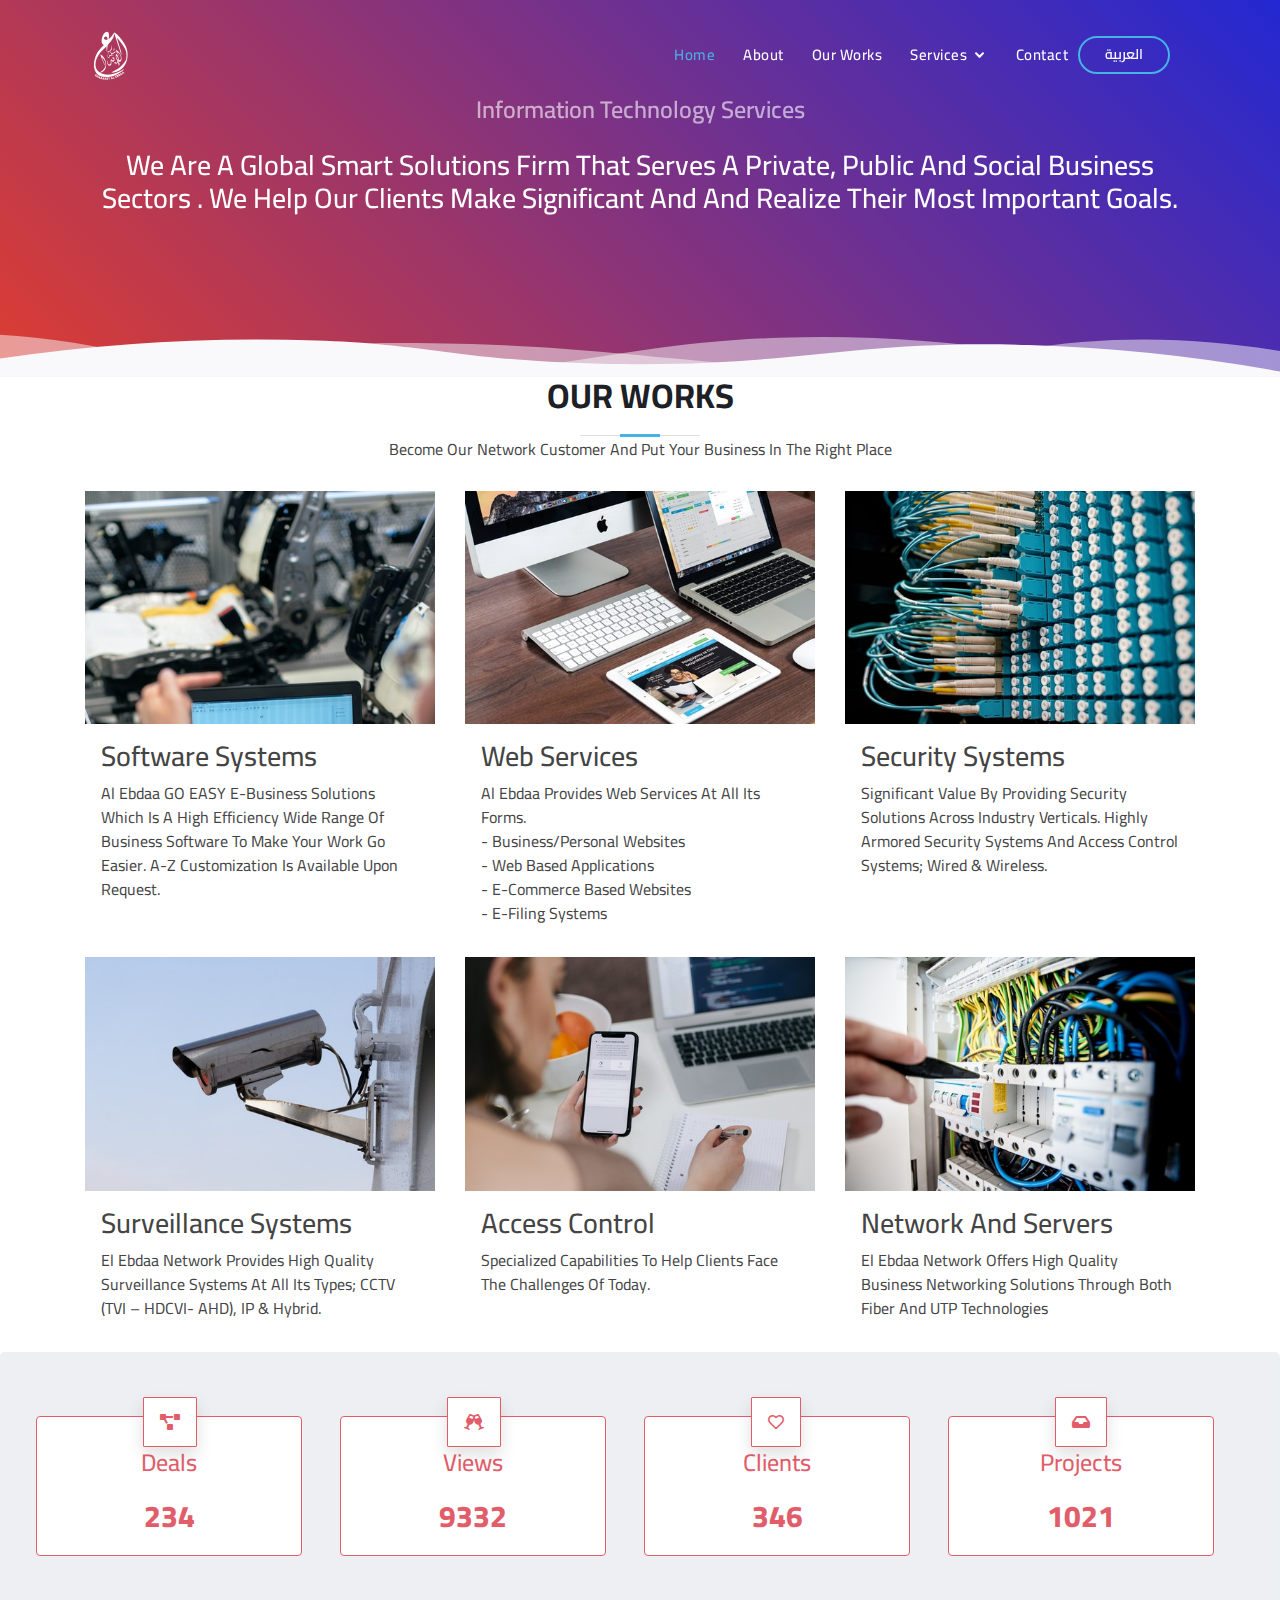
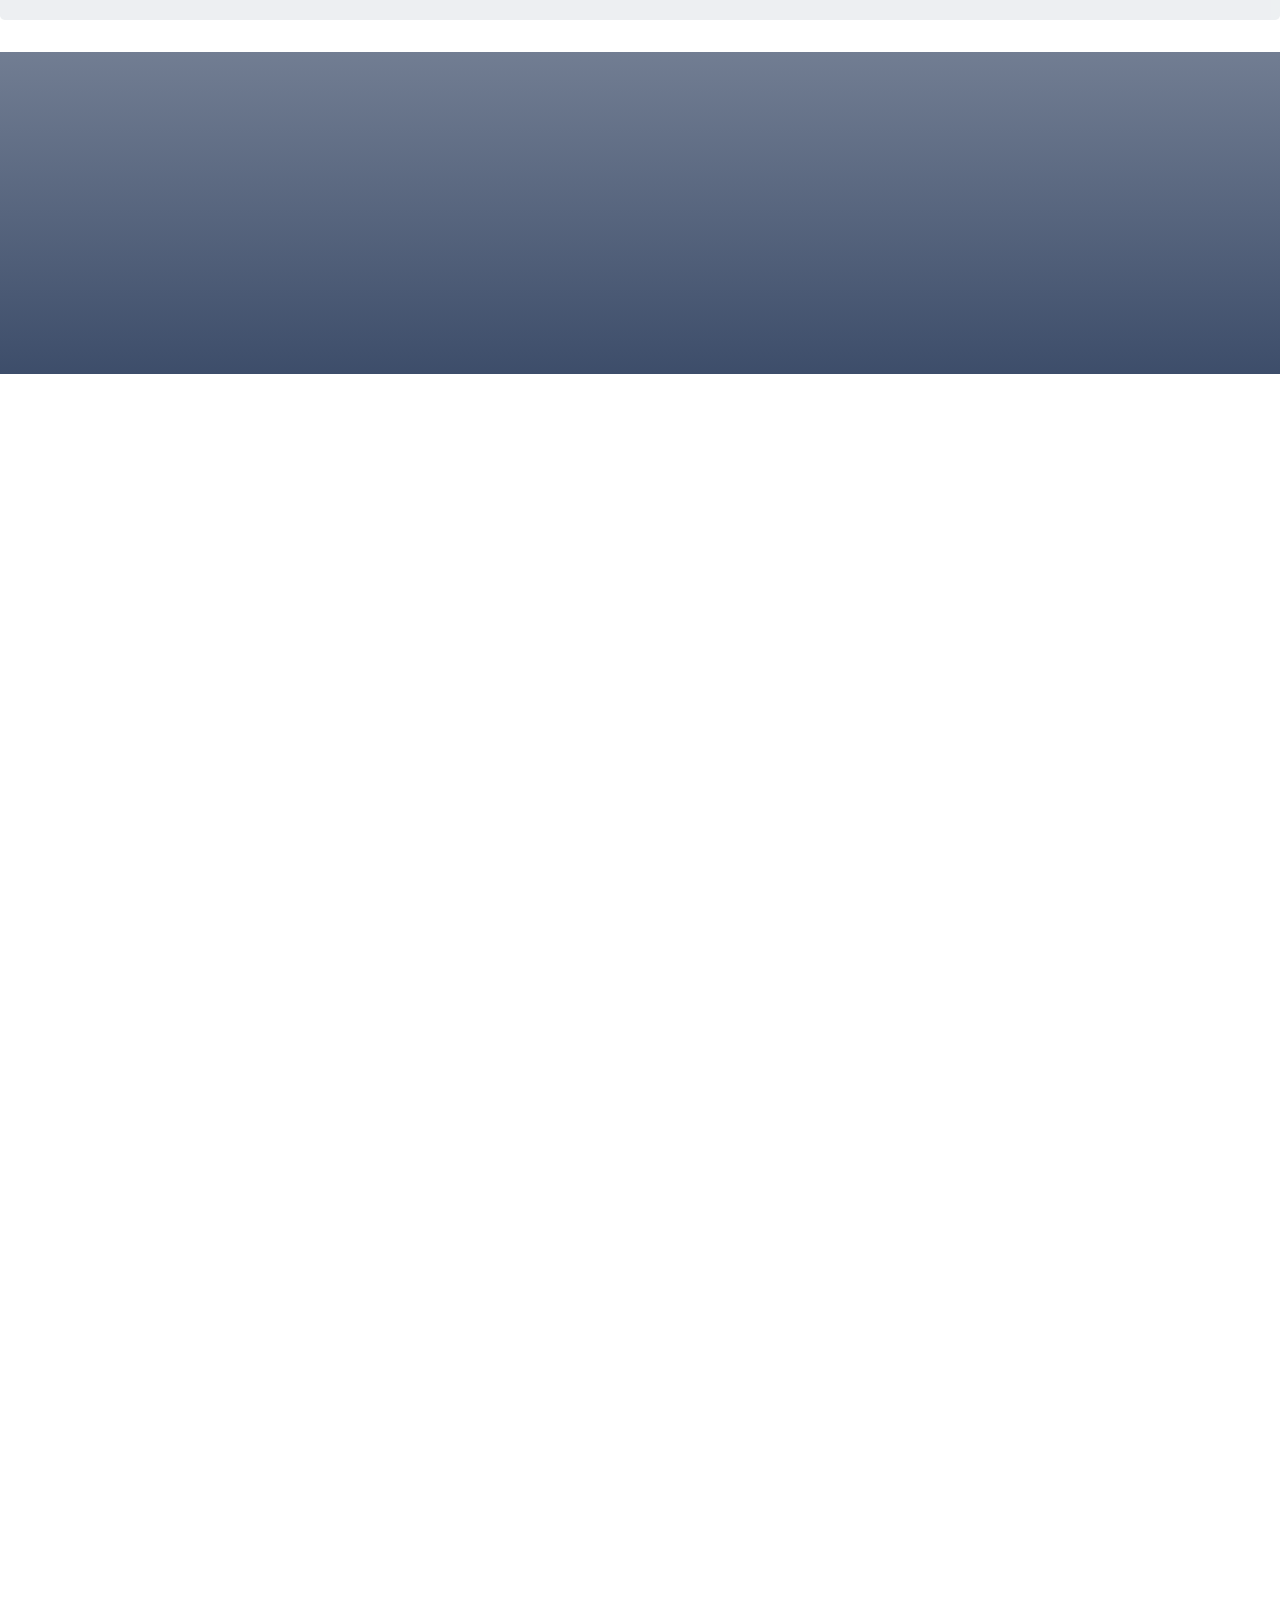
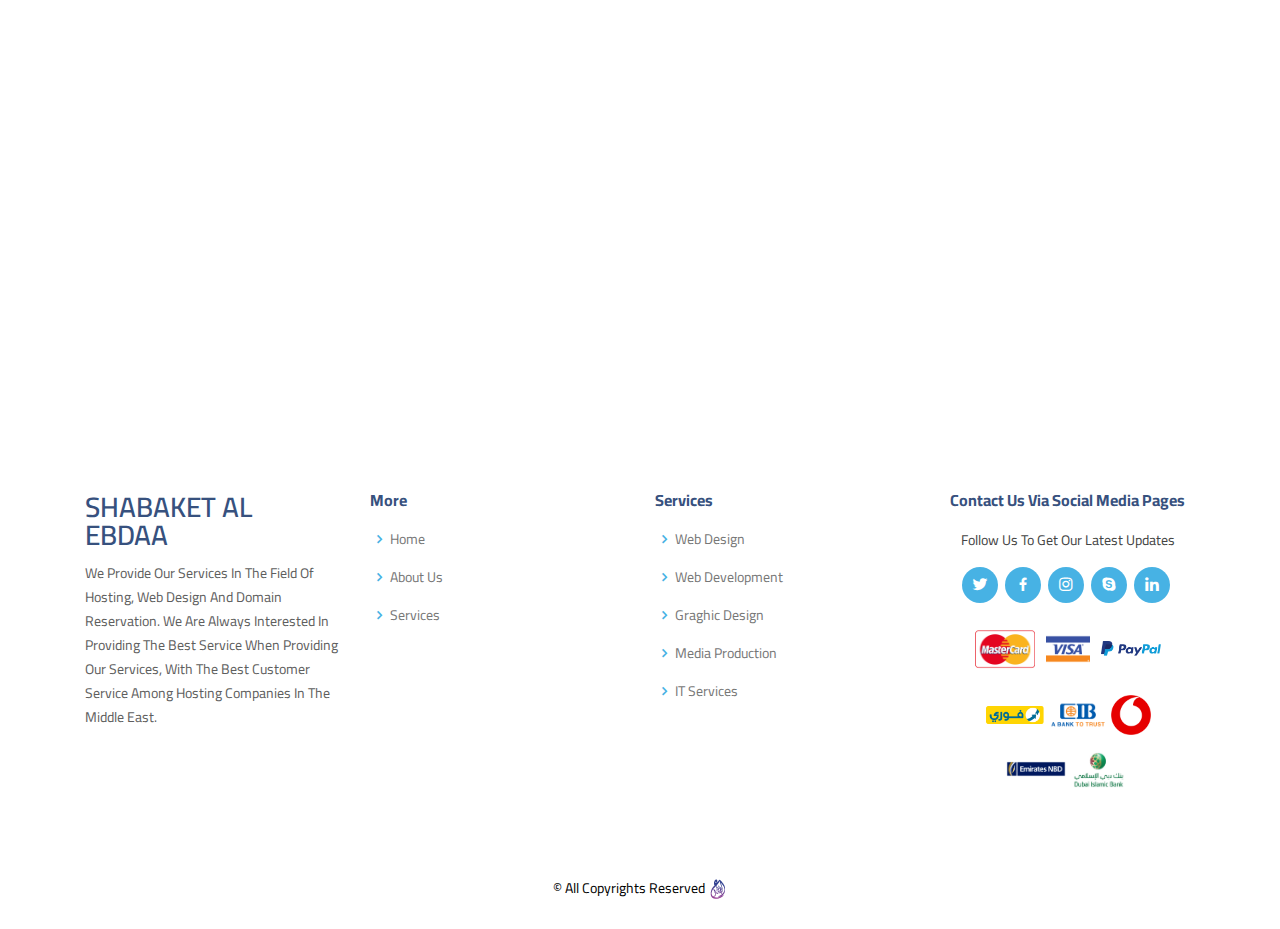
<file: en/it.html>
<!DOCTYPE html>
<html lang="en" dir="rtl">


    <head>
        <meta charset="utf-8">
        <meta content="width=device-width, initial-scale=1.0" name="viewport">
      
        <title>El-Ebdaa Network</title>
        <meta
          content="El Ebdaa Network A company specialized in designing and developing websites, graphics designs, video motion, content management and IT services"
          name="description">
        <meta
          content="El Ebdaa Network A company specialized in designing and developing websites, graphics designs, video motion, content management and IT services"
          name="keywords">
      
        <!-- Favicons -->
        <link href="assets/img/favicon.png" rel="icon">
        <link href="assets/img/apple-touch-icon.png" rel="apple-touch-icon">
      
        <!-- Google Fonts -->
        <link
          href="https://fonts.googleapis.com/css?family=Open+Sans:300,300i,400,400i,600,600i,700,700i|Jost:300,300i,400,400i,500,500i,600,600i,700,700i|Poppins:300,300i,400,400i,500,500i,600,600i,700,700i"
          rel="stylesheet">
      
        <!-- Vendor CSS Files -->
        <link href="assets/vendor/bootstrap/css/bootstrap.min.css" rel="stylesheet">
        <link href="../assets/vendor/icofont/icofont.min.css" rel="stylesheet">
        <link href="../assets/vendor/boxicons/css/boxicons.min.css" rel="stylesheet">
        <link href="../assets/vendor/remixicon/remixicon.css" rel="stylesheet">
        <link href="../assets/vendor/venobox/venobox.css" rel="stylesheet">
        <link href="../assets/vendor/owl.carousel/assets/owl.carousel.min.css" rel="stylesheet">
        <link href="https://fonts.googleapis.com/css2?family=Almarai:wght@300&family=Cairo&display=swap" rel="stylesheet">
        <link href="https://fonts.googleapis.com/css2?family=Cairo&family=Ranchers&display=swap" rel="stylesheet">
        <link href="../assets/vendor/font-awesome/css/font-awesome.min.css" rel="stylesheet">
        <link href="../assets/vendor/font-awesome/css/all.css" rel="stylesheet" />
        <link href="../assets/vendor/font-awesome/css/all.min.css" rel="stylesheet" />
        <link href="../assets/vendor/font-awesome/css/fontawesome.css" rel="stylesheet" />
        <link href="https://fonts.googleapis.com/css2?family=Cairo&family=Nunito:wght@300&display=swap" rel="stylesheet">
      
      
        <link href="../assets/vendor/aos/aos.css" rel="stylesheet">
      
        <!-- Template Main CSS File -->
        <link href="assets/css/style.css" rel="stylesheet">
      
        <!-- =======================================================
        * Template Name: Arsha - v2.2.0
        * Template URL: https://bootstrapmade.com/arsha-free-bootstrap-html-template-corporate/
        * Author: BootstrapMade.com
        * License: https://bootstrapmade.com/license/
        ======================================================== -->
      </head>

<body>

    <!-- ======= Header ======= -->
    <header id="header" class="fixed-top ">
        <div class="container d-flex align-items-center">


            <a href="index.html" class="logo mr-auto">
                <img style="" src="../assets/logo-web.png"/>
              </a>
            <!-- Uncomment below if you prefer to use an image logo -->
            <!-- <a href="index.html" class="logo mr-auto"><img src="assets/img/logo.png" alt="" class="img-fluid"></a>-->

            <nav class="nav-menu d-none d-lg-block">
                <ul>
                    <li class="active"><a href="index.html">Home</a></li>
                    <li><a href="index.html#about">About</a></li>
                    <li><a href="index.html#portfolio">Our works</a></li>
                    <li class="drop-down"><a href="">Services</a>
                        <ul>
                            <li class="drop-down"><a href="">Websites</a>
                                <ul>
                                    <li><a href="./web-design.html">Web Design</a></li>
                                    <li><a href="./web-development.html">Web Development</a></li>
                                </ul>
                            <li><a href="graphic.html">Graphics</a></li>
                            <li><a href="media.html">Media Production</a></li>
                            <li><a href="it.html">IT Services</a></li>

                    </li>
                </ul>
                </li>
                <li><a href="#contact">Contact</a></li>

                </ul>
            </nav><!-- .nav-menu -->

            <a href="../index.html" class="get-started-btn scrollto">العربية</a>

        </div>
    </header><!-- End Header -->

    <header class="masthead">
        <div class="container">
            <div class="row align-items-center animated" data-aos="fade-up" data-aos-delay="200">
                <div class="col-12 text-center py-5" style="color: #fff;">
                    <h2 class="mb-4">Information Technology Services</h2>
                    <h3 class="m-0">We are a global smart solutions firm that serves a private, public and social
                        business sectors . We help our clients make significant and and realize their most important
                        goals.

                    </h3>
                </div>

            </div>
        </div>
        <svg style="pointer-events: none" class="wave" width="100%" height="50px" preserveAspectRatio="none"
            xmlns="http://www.w3.org/2000/svg" xmlns:xlink="http://www.w3.org/1999/xlink" viewBox="0 0 1920 75">
            <defs>
                <style>
                    .a {
                        fill: none;
                    }

                    .b {
                        clip-path: url(#a);
                    }

                    .c,
                    .d {
                        fill: #f9f9fc;
                    }

                    .d {
                        opacity: 0.5;
                        isolation: isolate;
                    }
                </style>
                <clipPath id="a">
                    <rect class="a" width="1920" height="75"></rect>
                </clipPath>
            </defs>
            <title>wave</title>
            <g class="b">
                <path class="c animated"
                    d="M1963,327H-105V65A2647.49,2647.49,0,0,1,431,19c217.7,3.5,239.6,30.8,470,36,297.3,6.7,367.5-36.2,642-28a2511.41,2511.41,0,0,1,420,48">
                </path>
            </g>
            <g class="b">
                <path class="d animated1"
                    d="M-127,404H1963V44c-140.1-28-343.3-46.7-566,22-75.5,23.3-118.5,45.9-162,64-48.6,20.2-404.7,128-784,0C355.2,97.7,341.6,78.3,235,50,86.6,10.6-41.8,6.9-127,10">
                </path>
            </g>
            <g class="b">
                <path class="d animated2"
                    d="M1979,462-155,446V106C251.8,20.2,576.6,15.9,805,30c167.4,10.3,322.3,32.9,680,56,207,13.4,378,20.3,494,24">
                </path>
            </g>
            <g class="b">
                <path class="d animated3"
                    d="M1998,484H-243V100c445.8,26.8,794.2-4.1,1035-39,141-20.4,231.1-40.1,378-45,349.6-11.6,636.7,73.8,828,150">
                </path>
            </g>
        </svg>
    </header>

    <main id="main">


        <!------------------ Hover Effect Style : Demo - 14 --------------->
        <div class="container mt-40">
            <div class="section-title">
                <h2>Our Works</h2>
                <p>
                    Become our Network customer and put your business in the right place
                </p>
            </div>
            <div class="row mt-30">
                <div class="col-md-4 col-sm-6">
                    <div class="box14">
                        <img src="../assets/img/ss.jpg" alt="">
                        <div class="box-content text-center">

                            <h3 class="title pt-3">Software system</h3>
                            <span class="post"><i class="far fa-lightbulb"></i></span>
                            <!--
                            <ul class="icon">
                                <li><a href="#"><i class="fa fa-search"></i></a></li>
                                <li><a href="#"><i class="fa fa-link"></i></a></li>
                            </ul>
                            -->
                        </div>
                    </div>
                    <div class="p-3">
                        <h3>Software Systems</h3>
                        <p>al ebdaa GO EASY E-Business solutions which is a high efficiency wide range of Business
                            software
                            to make your work Go Easier. A-z Customization is available upon request.</p>
                    </div>
                </div>

                <div class="col-md-4 col-sm-6">
                    <div class="box14">
                        <img src="../assets/img/ws.jpg" alt="">
                        <div class="box-content text-center">

                            <h3 class="title pt-3">web services</h3>
                            <span class="post"><i class="far fa-lightbulb"></i></span>
                            <!--
                            <ul class="icon">
                                <li><a href="#"><i class="fa fa-search"></i></a></li>
                                <li><a href="#"><i class="fa fa-link"></i></a></li>
                            </ul>
                            -->
                        </div>
                    </div>
                    <div class="p-3">
                        <h3>web services</h3>
                        <p>
                            al ebdaa provides web services at all its forms.
                            <br />
                            - Business/Personal Websites
                            <br />
                            - Web Based Applications
                            <br />
                            - E-Commerce Based Websites
                            <br />
                            - E-Filing Systems
                        </p>
                        </ul>
                        </p>
                    </div>
                </div>
                <div class="col-md-4 col-sm-6">
                    <div class="box14">
                        <img src="../assets/img/scs.jpg" alt="">
                        <div class="box-content text-center">

                            <h3 class="title pt-3">security systems</h3>
                            <span class="post"><i class="far fa-lightbulb"></i></span>
                            <!--
                            <ul class="icon">
                                <li><a href="#"><i class="fa fa-search"></i></a></li>
                                <li><a href="#"><i class="fa fa-link"></i></a></li>
                            </ul>
                            -->
                        </div>
                    </div>
                    <div class="p-3">
                        <h3>Security Systems</h3>
                        <p>Significant value by providing security solutions across industry verticals. Highly armored
                            Security Systems and Access Control Systems; wired & wireless.</p>
                    </div>
                </div>
                <div class="col-md-4 col-sm-6">
                    <div class="box14">
                        <img src="../assets/img/sus.jpg" alt="">
                        <div class="box-content text-center">

                            <h3 class="title pt-3">surveillance systems</h3>
                            <span class="post"><i class="far fa-lightbulb"></i></span>
                            <!--
                            <ul class="icon">
                                <li><a href="#"><i class="fa fa-search"></i></a></li>
                                <li><a href="#"><i class="fa fa-link"></i></a></li>
                            </ul>
                            -->
                        </div>
                    </div>
                    <div class="p-3">
                        <h3>surveillance systems</h3>
                        <p>el ebdaa network provides high quality surveillance systems at all its types; CCTV (TVI –
                            HDCVI- AHD), IP & Hybrid.</p>
                    </div>
                </div>
                <div class="col-md-4 col-sm-6">
                    <div class="box14">
                        <img src="../assets/img/ac.jpg" alt="">
                        <div class="box-content text-center">

                            <h3 class="title pt-3">access control</h3>
                            <span class="post"><i class="far fa-lightbulb"></i></span>
                            <!--
                            <ul class="icon">
                                <li><a href="#"><i class="fa fa-search"></i></a></li>
                                <li><a href="#"><i class="fa fa-link"></i></a></li>
                            </ul>
                            -->
                        </div>
                    </div>
                    <div class="p-3">
                        <h3>access control</h3>
                        <p>Specialized capabilities to help clients face the challenges of today.</p>
                    </div>
                </div>
                <div class="col-md-4 col-sm-6">
                    <div class="box14">
                        <img src="../assets/img/n.jpg" alt="">
                        <div class="box-content text-center">

                            <h3 class="title pt-3">network and servers</h3>
                            <span class="post"><i class="far fa-lightbulb"></i></span>
                            <!--
                            <ul class="icon">
                                <li><a href="#"><i class="fa fa-search"></i></a></li>
                                <li><a href="#"><i class="fa fa-link"></i></a></li>
                            </ul>
                            -->
                        </div>
                    </div>
                    <div class="p-3">
                        <h3>network and servers</h3>
                        <p>el ebdaa network offers high quality business networking solutions through both Fiber and UTP
                            technologies</p>
                    </div>
                </div>
            </div>
        </div>



        <div class="jumbotron" style="opacity: 0.8;">
            <div class="row w-100">
              <div class="col-md-3">
                <div class="card border-danger mx-sm-1 p-3 animated">
                  <div class="card border-danger shadow text-danger p-3 my-card animated"><i
                      class="fas fa-project-diagram"></i></div>
                  <div class="text-danger text-center mt-3">
                    <h4>Deals</h4>
                  </div>
                  <span style="font-size: 30px;font-weight: 800;" class='numscroller text-danger text-center mt-2'
                    data-min='1' data-max='234' data-delay='5' data-increment='10'>
                    234
                  </span>
                </div>
              </div>
              <div class="col-md-3">
                <div class="card border-danger mx-sm-1 p-3">
                  <div class="card border-danger shadow text-danger p-3 my-card"><i class="fas fa-glass-cheers"></i></div>
                  <div class="text-danger text-center mt-3">
                    <h4>Views</h4>
                  </div>
                  <span style="font-size: 30px; font-weight: 800;" class='numscroller text-danger text-center mt-2'
                    data-min='1' data-max='9332' data-delay='5' data-increment='10'>
                    9332
                  </span>
                </div>
              </div>
              <div class="col-md-3">
                <div class="card border-danger mx-sm-1 p-3">
                  <div class="card border-danger shadow text-danger p-3 my-card"><span class="far fa-heart"
                      aria-hidden="true"></span></div>
                  <div class="text-danger text-center mt-3">
                    <h4>Clients</h4>
                  </div>
                  <span style="font-size: 30px;font-weight: 800;" class='numscroller text-danger text-center mt-2'
                    data-min='1' data-max='346' data-delay='5' data-increment='10'>
                    346
                  </span>
                </div>
              </div>
              <div class="col-md-3">
                <div class="card border-danger mx-sm-1 p-3">
                  <div class="card border-danger shadow text-danger p-3 my-card"><span class="fas fa-inbox"
                      aria-hidden="true"></span></div>
                  <div class="text-danger text-center mt-3">
                    <h4>Projects</h4>
                  </div>
                  <span style="font-size: 30px;font-weight: 800;" class='numscroller text-danger text-center mt-2'
                    data-min='1' data-max='1021' data-delay='5' data-increment='10'>
                    1021
                  </span>
      
                </div>
              </div>
            </div>
          </div>

        <!-- ======= Cta Section ======= -->
        <section id="cta" class="cta">
            <div class="container" data-aos="zoom-in">

                <div class="row">
                    <div class="col-lg-9 text-center text-lg-left">
                        <h3>Implementation step</h3>
                        <p>
                            Contact us, take the implementation step, and start your business
                        </p>
                    </div>
                    <div class="col-lg-3 cta-btn-container text-center">
                        <a class="cta-btn align-middle" href="#contact"> Go ahead</a>
                    </div>
                </div>

            </div>
        </section><!-- End Cta Section -->



        <div class="container" data-aos="fade-up">
            <div class="text-center  pt-4">
                <div class="nav price-tabs" role="tablist">
                    <a class="nav-link active" href="#yearly" role="tab" data-toggle="tab">Pricing</a>
                </div>
            </div>
            <div class="tab-content wow fadeIn" style="visibility: visible; animation-name: fadeIn;">
                <div role="tabpanel" class="tab-pane fade show active" id="yearly">
                    <div class="row justify-content-center">
                        <div class="col-md-6 col-lg-4 mb-30">
                            <div class="price-item text-center">
                                <div class="price-top">
                                    <h4>Lite</h4>
                                    <h2 class="mb-0"><sup>$</sup>99</h2>
                                </div>
                                <div class="price-content">
                                    <ul class="border-bottom mb-30 mt-md-4 pb-3 text-left">
                                        <li>
                                            <i class="fas fa-check"></i>
                                            <span class="c-black">Design a website</span>
                                        </li>
                                        <li>
                                            <i class="fas fa-times"></i>
                                            <span class="c-black">Develop website</span>
                                        </li>
                                        <li>
                                            <i class="fas fa-times"></i>
                                            <span class="c-black">design a logo</span>
                                        </li>
                                        <li>
                                            <i class="fas fa-check"></i>
                                            <span>Create Video Motion</span>
                                        </li>
                                        <li>
                                            <i class="fas fa-check"></i>
                                            <span>Own Your CMS</span>
                                        </li>
                                        <li>
                                            <i class="fas fa-check"></i>
                                            <span>Control Search and SEO</span>
                                        </li>
                                    </ul>
                                    <div id="paypal-button-container1"></div>
                                </div>
                            </div>
                        </div>
                        <div class="col-md-6 col-lg-4 mb-30">
                            <div class="price-item text-center popular">
                                <div class="price-top">
                                    <h4>Advanced</h4>
                                    <h2 class="mb-0"><sup>$</sup>299</h2>
                                </div>
                                <div class="price-content">
                                    <ul class="border-bottom mb-30 mt-md-4 pb-3 text-left">
                                        <li>
                                            <i class="fas fa-check"></i>
                                            <span class="c-black">Design a website</span>
                                        </li>
                                        <li>
                                            <i class="fas fa-times"></i>
                                            <span class="c-black">Develop website</span>
                                        </li>
                                        <li>
                                            <i class="fas fa-times"></i>
                                            <span class="c-black">design a logo</span>
                                        </li>
                                        <li>
                                            <i class="fas fa-check"></i>
                                            <span>Create Video Motion</span>
                                        </li>
                                        <li>
                                            <i class="fas fa-check"></i>
                                            <span>Own Your CMS</span>
                                        </li>
                                        <li>
                                            <i class="fas fa-check"></i>
                                            <span>Control Search and SEO</span>
                                        </li>
                                    </ul>
                                    <div id="paypal-button-container2"></div>
                                </div>
                            </div>
                        </div>
                        <div class="col-md-6 col-lg-4 mb-30">
                            <div class="price-item text-center">
                                <div class="price-top">
                                    <h4>Full</h4>
                                    <h2 class="mb-0"><sup>$</sup>399</h2>
                                </div>
                                <div class="price-content">
                                    <ul class="border-bottom mb-30 mt-md-4 pb-3 text-left">
                                        <li>
                                            <i class="fas fa-check"></i>
                                            <span class="c-black">Design a website</span>
                                        </li>
                                        <li>
                                            <i class="fas fa-times"></i>
                                            <span class="c-black">Develop website</span>
                                        </li>
                                        <li>
                                            <i class="fas fa-times"></i>
                                            <span class="c-black">design a logo</span>
                                        </li>
                                        <li>
                                            <i class="fas fa-check"></i>
                                            <span>Create Video Motion</span>
                                        </li>
                                        <li>
                                            <i class="fas fa-check"></i>
                                            <span>Own Your CMS</span>
                                        </li>
                                        <li>
                                            <i class="fas fa-check"></i>
                                            <span>Control Search and SEO</span>
                                        </li>
                                    </ul>
                                    <div id="paypal-button-container3"></div>
                                </div>
                            </div>
                        </div>
                    </div>
                </div>

            </div>
        </div>

        <!-- ======= Contact Section ======= -->
        <section id="contact" class="contact">
            <div class="container" data-aos="fade-up">

                <div class="section-title">
                    <h2>Contact us</h2>
                    <p>Stay in touch with us</p>
                </div>

                <div class="row">

                    <div class="col-md-6 d-flex align-items-stretch">
                      <div class="info">
                        <div class="address">
                          <i class="icofont-google-map"></i>
                          <h4>Address:</h4>
                          <p>
                            UAE : 
               Regal tower - al mustaqbal st-Business Bay - bar Dubai
                  <br />
14 th Floor - office 1801                  <br />
                          </p>
                        </div>
            
                        <div class="email">
                          <i class="icofont-envelope"></i>
                          <h4>E-mail :</h4>
                          <p>
                            <a href="email:info@elbdaa.com">info@elbdaa.com</a>
                          </p>
                        </div>
            
                        <div class="phone">
                          <i class="icofont-phone"></i>
                          <h4>Call :</h4>
                          <p>
                            <br />
                            <strong>Mobile:</strong> <a href="tel:+97145780055">+97145780055</a> <br>
            
            
            
            
            
                            <br>
                          </p>
                        </div>
            
            
                        <iframe
                          src="https://www.google.com/maps/embed?pb=!1m18!1m12!1m3!1d3610.4810892978976!2d55.258576315009215!3d25.18699358390089!2m3!1f0!2f0!3f0!3m2!1i1024!2i768!4f13.1!3m3!1m2!1s0x3e5f691148531ecb%3A0xac9bfc4be38fb191!2zKCA1IFN0YXJzIEJ1c2luZXMgQ2VudGVyICkgKCDZhdix2YPYsiA12LPYqtin2LHYsiDZhNmE2KfYudmF2KfZhCAp!5e0!3m2!1sen!2seg!4v1600963797241!5m2!1sen!2seg"
                          width="100%" height="290px" frameborder="0" style="border:0;" allowfullscreen="" aria-hidden="false"
                          tabindex="0"></iframe>
                      </div>
            
                    </div>
                    <div class="col-md-6 d-flex align-items-stretch">
                      <div class="info">
                        <div class="address">
                          <i class="icofont-google-map"></i>
                          <h4>Address:</h4>
                          <p>
                            Egypt 
                            : 64 Oroba St. Maroutya
            
                            <br />
                          </p>
                        </div>
            
                        <div class="email">
                          <i class="icofont-envelope"></i>
                          <h4>E-mail :</h4>
                          <p>
                            <a href="email:info@elbdaa.com">info@elbdaa.com</a>
                          </p>
                        </div>
            
                        <div class="phone">
                          <i class="icofont-phone"></i>
                          <h4>Call :</h4>
                          <p>
                            <br />
                            <strong>Mobile:</strong> <a href="tel:+01097912658">+01097912658</a> <br>
                          <strong>Telephone:</strong> <a href="tel:0233871397">0233871397</a> <br>
                          <strong>Telephone:</strong> <a href="tel:0233871398">0233871398</a> <br>
                          <strong>Fax:</strong> <a href="tel:0233871399">0233871399</a> <br>
            
            
            
            
            
                            <br>
                          </p>
                        </div>
            
            
                        <iframe
                          src="https://www.google.com/maps/embed?pb=!1m18!1m12!1m3!1d3455.836315160468!2d31.15940441511384!3d29.984133781904323!2m3!1f0!2f0!3f0!3m2!1i1024!2i768!4f13.1!3m3!1m2!1s0x0%3A0x0!2zMjnCsDU5JzAyLjkiTiAzMcKwMDknNDEuNyJF!5e0!3m2!1sen!2seg!4v1601539359588!5m2!1sen!2seg"
                          width="100%" height="290px" frameborder="0" style="border:0;" allowfullscreen="" aria-hidden="false"
                          tabindex="0"></iframe>
                      </div>
            
                    </div>
            
            
                  </div>
            
                </div>
              </section><!-- End Contact Section -->
            
              </main><!-- End #main -->
            
              <!-- ======= Footer ======= -->
              <footer id="footer">
            
            
            
                <div class="footer-top">
                  <div class="container">
                    <div class="row">
            
                      <div class="col-lg-3 col-md-6 footer-contact">
                        <h3>shabaket al ebdaa</h3>
                        <p>
                          We provide our services in the field of hosting, web design and domain reservation. We are always interested in providing the best service when providing our services, with the best customer service among hosting companies in the Middle East.
                        </p>
                      </div>
            
                      <div class="col-lg-3 col-md-6 footer-links hide-in">
                        <h4>More</h4>
                        <ul>
                            <li><i class="bx bx-chevron-right"></i> <a href="./index.html">Home</a></li>
                            <li><i class="bx bx-chevron-right"></i> <a href="./index.html#about">About us</a></li>
                            <li><i class="bx bx-chevron-right"></i> <a href="./index.html#services">Services</a></li>

                        </ul>
                    </div>

                    <div class="col-lg-3 col-md-6 footer-links hide-in">
                        <h4>Services</h4>
                        <ul>
                            <li><i class="bx bx-chevron-right"></i> <a href="./web-design.html">Web Design</a></li>
                            <li><i class="bx bx-chevron-right"></i> <a href="./web-development.html">Web Development</a>
                            </li>
                            <li><i class="bx bx-chevron-right"></i> <a href="./graphic.html">Graghic Design</a></li>
                            <li><i class="bx bx-chevron-right"></i> <a href="./media.html">Media Production</a></li>
                            <li><i class="bx bx-chevron-right"></i> <a href="">IT Services</a></li>

                        </ul>
                    </div>

                    <div class="col-lg-3 col-md-6 footer-links text-center">
                        <h4>Contact us via social media pages</h4>
                        <p>Follow us to get our latest updates</p>
                        <div class="social-links mt-3">
                            <a href="#" class="twitter"><i class="bx bxl-twitter"></i></a>
                            <a href="#" class="facebook"><i class="bx bxl-facebook"></i></a>
                            <a href="#" class="instagram"><i class="bx bxl-instagram"></i></a>
                            <a href="#" class="google-plus"><i class="bx bxl-skype"></i></a>
                            <a href="#" class="linkedin"><i class="bx bxl-linkedin"></i></a>
                        </div>
                        <div class="social-links mt-3">
                            <img class="img-fluid i-img" src="../assets/m-card.png" />
                            <img class="img-fluid i-img" src="../assets/v.png" />
                            <img class="img-fluid i-img" src="../assets/paypal.png" />
                          </div>
                              <div class="social-links mt-3">
                            <img class="img-fluid i-img" src="../assets/logo.png" />
                            <img class="img-fluid i-img" src="../assets/cib.png" />
                            <img style="width: 40px; height: 40px;" class="img-fluid" src="../assets/vo.png" />
              
                          </div>
                          <div class="social-links mt-3">
                            <img class="img-fluid i-img" src="../assets/emarat.png" />
                            <img class="img-fluid i-img" src="../assets/dubai.png" />
                          </div>
                            <style>
                              .footer-links .i-img {
                                width: 60px !important;
                                font-size: 40px;
                              }
                            </style>
                    </div>

                </div>
            </div>
        </div>

        <div class="container footer-bottom clearfix">
            <div class="copyright">
                &copy; All Copyrights Reserved <strong><span>
                  <img src="../assets/logo-web-2.png" alt="">

                </span>
                </strong>
            </div>
            <div class="credits">
                <!-- All the links in the footer should remain intact. -->
                <!-- You can delete the links only if you purchased the pro version. -->
                <!-- Licensing information: https://bootstrapmade.com/license/ -->
                <!-- Purchase the pro version with working PHP/AJAX contact form: https://bootstrapmade.com/arsha-free-bootstrap-html-template-corporate/ -->
            </div>
        </div>
    </footer><!-- End Footer -->

<!-- Load Facebook SDK for JavaScript -->
<div id="fb-root"></div>
<script>
  window.fbAsyncInit = function() {
    FB.init({
      xfbml            : true,
      version          : 'v8.0'
    });
  };

  (function(d, s, id) {
  var js, fjs = d.getElementsByTagName(s)[0];
  if (d.getElementById(id)) return;
  js = d.createElement(s); js.id = id;
  js.src = 'https://connect.facebook.net/en_US/sdk/xfbml.customerchat.js';
  fjs.parentNode.insertBefore(js, fjs);
}(document, 'script', 'facebook-jssdk'));</script>

<!-- Your Chat Plugin code -->
<div class="fb-customerchat"
  attribution=setup_tool
  page_id="1512696232335149">
</div>

  <!-- Vendor JS Files -->
  <script src="../assets/vendor/jquery/jquery.min.js"></script>
  <script src="assets/vendor/bootstrap/js/bootstrap.bundle.min.js"></script>
  <script src="../assets/vendor/jquery.easing/jquery.easing.min.js"></script>
  <script src="../assets/vendor/php-email-form/validate.js"></script>
  <script src="../assets/vendor/waypoints/jquery.waypoints.min.js"></script>
  <script src="../assets/vendor/isotope-layout/isotope.pkgd.min.js"></script>
  <script src="../assets/vendor/venobox/venobox.min.js"></script>
  <script src="../assets/vendor/owl.carousel/owl.carousel.min.js"></script>
  <script src="../assets/js/numscroller-1.0.js"></script>
  <script src="../assets/vendor/aos/aos.js"></script>
  <script src="../assets/js/typeit.min.js"></script>


  <!-- Template Main JS File -->
  <script src="../assets/js/main.js"></script>
    <script>
        new TypeIt('#typit')
            .type('')
            .exec(async () => {
                await new Promise((resolve, reject) => {
                    setTimeout(() => {
                        return resolve();
                    }, 2000)
                });
            })
            .type('Shbkat Elbdaa')
            .go();
        new TypeIt('#typit1')
            .type('A company specialized in designing and developing websites, graphics designs, video motion, media production and content management ')
            .exec(async () => {
                await new Promise((resolve, reject) => {
                    setTimeout(() => {
                        return resolve();
                    }, 1000)
                });
            })
            .type('')
            .go();
        new TypeIt('#typit2')
            .type('')
            .exec(async () => {
                await new Promise((resolve, reject) => {
                    setTimeout(() => {
                        return resolve();
                    }, 2000)
                });
            })
            .type('Marketing Management')
            .go();
    </script>
<script src="https://www.paypal.com/sdk/js?client-id=sb&currency=USD"></script>
<script>
  // Render the PayPal button into #paypal-button-container
  paypal.Buttons({

    // Set up the transaction
    createOrder: function (data, actions) {
      return actions.order.create({
        purchase_units: [{
          amount: {
            value: '99'
          }
        }]
      });
    },

    // Finalize the transaction
    onApprove: function (data, actions) {
      return actions.order.capture().then(function (details) {
        // Show a success message to the buyer
        alert('Transaction completed by ' + details.payer.name.given_name + '!');
      });
    }


  }).render('#paypal-button-container1');
  // Render the PayPal button into #paypal-button-container
  paypal.Buttons({

    // Set up the transaction
    createOrder: function (data, actions) {
      return actions.order.create({
        purchase_units: [{
          amount: {
            value: '299'
          }
        }]
      });
    },

    // Finalize the transaction
    onApprove: function (data, actions) {
      return actions.order.capture().then(function (details) {
        // Show a success message to the buyer
        alert('Transaction completed by ' + details.payer.name.given_name + '!');
      });
    }


  }).render('#paypal-button-container2');
  // Render the PayPal button into #paypal-button-container
  paypal.Buttons({

    // Set up the transaction
    createOrder: function (data, actions) {
      return actions.order.create({
        purchase_units: [{
          amount: {
            value: '399'
          }
        }]
      });
    },

    // Finalize the transaction
    onApprove: function (data, actions) {
      return actions.order.capture().then(function (details) {
        // Show a success message to the buyer
        alert('Transaction completed by ' + details.payer.name.given_name + '!');
      });
    }


  }).render('#paypal-button-container3');
</script>
</body>

</html>
</file>
<file: reveal.js-master/dist/reveal.css>
/*!
* reveal.js 4.0.2
* https://revealjs.com
* MIT licensed
*
* Copyright (C) 2020 Hakim El Hattab, https://hakim.se
*/
.reveal .r-stretch,.reveal .stretch{max-width:none;max-height:none}.reveal pre.r-stretch code,.reveal pre.stretch code{height:100%;max-height:100%;box-sizing:border-box}.reveal .r-fit-text{display:inline-block;white-space:nowrap}.reveal .r-stack{display:grid}.reveal .r-stack>*{grid-area:1/1;margin:auto}.reveal .r-hstack,.reveal .r-vstack{display:flex}.reveal .r-hstack img,.reveal .r-hstack video,.reveal .r-vstack img,.reveal .r-vstack video{min-width:0;min-height:0;-o-object-fit:contain;object-fit:contain}.reveal .r-vstack{flex-direction:column;align-items:center;justify-content:center}.reveal .r-hstack{flex-direction:row;align-items:center;justify-content:center}.reveal .items-stretch{align-items:stretch}.reveal .items-start{align-items:flex-start}.reveal .items-center{align-items:center}.reveal .items-end{align-items:flex-end}.reveal .justify-between{justify-content:space-between}.reveal .justify-around{justify-content:space-around}.reveal .justify-start{justify-content:flex-start}.reveal .justify-center{justify-content:center}.reveal .justify-end{justify-content:flex-end}html.reveal-full-page{width:100%;height:100%;height:100vh;height:calc(var(--vh,1vh) * 100);overflow:hidden}.reveal-viewport{height:100%;overflow:hidden;position:relative;line-height:1;margin:0;background-color:#fff;color:#000}.reveal .slides section .fragment{opacity:0;visibility:hidden;transition:all .2s ease;will-change:opacity}.reveal .slides section .fragment.visible{opacity:1;visibility:inherit}.reveal .slides section .fragment.disabled{transition:none}.reveal .slides section .fragment.grow{opacity:1;visibility:inherit}.reveal .slides section .fragment.grow.visible{transform:scale(1.3)}.reveal .slides section .fragment.shrink{opacity:1;visibility:inherit}.reveal .slides section .fragment.shrink.visible{transform:scale(.7)}.reveal .slides section .fragment.zoom-in{transform:scale(.1)}.reveal .slides section .fragment.zoom-in.visible{transform:none}.reveal .slides section .fragment.fade-out{opacity:1;visibility:inherit}.reveal .slides section .fragment.fade-out.visible{opacity:0;visibility:hidden}.reveal .slides section .fragment.semi-fade-out{opacity:1;visibility:inherit}.reveal .slides section .fragment.semi-fade-out.visible{opacity:.5;visibility:inherit}.reveal .slides section .fragment.strike{opacity:1;visibility:inherit}.reveal .slides section .fragment.strike.visible{text-decoration:line-through}.reveal .slides section .fragment.fade-up{transform:translate(0,40px)}.reveal .slides section .fragment.fade-up.visible{transform:translate(0,0)}.reveal .slides section .fragment.fade-down{transform:translate(0,-40px)}.reveal .slides section .fragment.fade-down.visible{transform:translate(0,0)}.reveal .slides section .fragment.fade-right{transform:translate(-40px,0)}.reveal .slides section .fragment.fade-right.visible{transform:translate(0,0)}.reveal .slides section .fragment.fade-left{transform:translate(40px,0)}.reveal .slides section .fragment.fade-left.visible{transform:translate(0,0)}.reveal .slides section .fragment.current-visible,.reveal .slides section .fragment.fade-in-then-out{opacity:0;visibility:hidden}.reveal .slides section .fragment.current-visible.current-fragment,.reveal .slides section .fragment.fade-in-then-out.current-fragment{opacity:1;visibility:inherit}.reveal .slides section .fragment.fade-in-then-semi-out{opacity:0;visibility:hidden}.reveal .slides section .fragment.fade-in-then-semi-out.visible{opacity:.5;visibility:inherit}.reveal .slides section .fragment.fade-in-then-semi-out.current-fragment{opacity:1;visibility:inherit}.reveal .slides section .fragment.highlight-blue,.reveal .slides section .fragment.highlight-current-blue,.reveal .slides section .fragment.highlight-current-green,.reveal .slides section .fragment.highlight-current-red,.reveal .slides section .fragment.highlight-green,.reveal .slides section .fragment.highlight-red{opacity:1;visibility:inherit}.reveal .slides section .fragment.highlight-red.visible{color:#ff2c2d}.reveal .slides section .fragment.highlight-green.visible{color:#17ff2e}.reveal .slides section .fragment.highlight-blue.visible{color:#1b91ff}.reveal .slides section .fragment.highlight-current-red.current-fragment{color:#ff2c2d}.reveal .slides section .fragment.highlight-current-green.current-fragment{color:#17ff2e}.reveal .slides section .fragment.highlight-current-blue.current-fragment{color:#1b91ff}.reveal:after{content:'';font-style:italic}.reveal iframe{z-index:1}.reveal a{position:relative}@keyframes bounce-right{0%,10%,25%,40%,50%{transform:translateX(0)}20%{transform:translateX(10px)}30%{transform:translateX(-5px)}}@keyframes bounce-left{0%,10%,25%,40%,50%{transform:translateX(0)}20%{transform:translateX(-10px)}30%{transform:translateX(5px)}}@keyframes bounce-down{0%,10%,25%,40%,50%{transform:translateY(0)}20%{transform:translateY(10px)}30%{transform:translateY(-5px)}}.reveal .controls{display:none;position:absolute;top:auto;bottom:12px;right:12px;left:auto;z-index:11;color:#000;pointer-events:none;font-size:10px}.reveal .controls button{position:absolute;padding:0;background-color:transparent;border:0;outline:0;cursor:pointer;color:currentColor;transform:scale(.9999);transition:color .2s ease,opacity .2s ease,transform .2s ease;z-index:2;pointer-events:auto;font-size:inherit;visibility:hidden;opacity:0;-webkit-appearance:none;-webkit-tap-highlight-color:transparent}.reveal .controls .controls-arrow:after,.reveal .controls .controls-arrow:before{content:'';position:absolute;top:0;left:0;width:2.6em;height:.5em;border-radius:.25em;background-color:currentColor;transition:all .15s ease,background-color .8s ease;transform-origin:.2em 50%;will-change:transform}.reveal .controls .controls-arrow{position:relative;width:3.6em;height:3.6em}.reveal .controls .controls-arrow:before{transform:translateX(.5em) translateY(1.55em) rotate(45deg)}.reveal .controls .controls-arrow:after{transform:translateX(.5em) translateY(1.55em) rotate(-45deg)}.reveal .controls .controls-arrow:hover:before{transform:translateX(.5em) translateY(1.55em) rotate(40deg)}.reveal .controls .controls-arrow:hover:after{transform:translateX(.5em) translateY(1.55em) rotate(-40deg)}.reveal .controls .controls-arrow:active:before{transform:translateX(.5em) translateY(1.55em) rotate(36deg)}.reveal .controls .controls-arrow:active:after{transform:translateX(.5em) translateY(1.55em) rotate(-36deg)}.reveal .controls .navigate-left{right:6.4em;bottom:3.2em;transform:translateX(-10px)}.reveal .controls .navigate-left.highlight{animation:bounce-left 2s 50 both ease-out}.reveal .controls .navigate-right{right:0;bottom:3.2em;transform:translateX(10px)}.reveal .controls .navigate-right .controls-arrow{transform:rotate(180deg)}.reveal .controls .navigate-right.highlight{animation:bounce-right 2s 50 both ease-out}.reveal .controls .navigate-up{right:3.2em;bottom:6.4em;transform:translateY(-10px)}.reveal .controls .navigate-up .controls-arrow{transform:rotate(90deg)}.reveal .controls .navigate-down{right:3.2em;bottom:-1.4em;padding-bottom:1.4em;transform:translateY(10px)}.reveal .controls .navigate-down .controls-arrow{transform:rotate(-90deg)}.reveal .controls .navigate-down.highlight{animation:bounce-down 2s 50 both ease-out}.reveal .controls[data-controls-back-arrows=faded] .navigate-up.enabled{opacity:.3}.reveal .controls[data-controls-back-arrows=faded] .navigate-up.enabled:hover{opacity:1}.reveal .controls[data-controls-back-arrows=hidden] .navigate-up.enabled{opacity:0;visibility:hidden}.reveal .controls .enabled{visibility:visible;opacity:.9;cursor:pointer;transform:none}.reveal .controls .enabled.fragmented{opacity:.5}.reveal .controls .enabled.fragmented:hover,.reveal .controls .enabled:hover{opacity:1}.reveal:not(.rtl) .controls[data-controls-back-arrows=faded] .navigate-left.enabled{opacity:.3}.reveal:not(.rtl) .controls[data-controls-back-arrows=faded] .navigate-left.enabled:hover{opacity:1}.reveal:not(.rtl) .controls[data-controls-back-arrows=hidden] .navigate-left.enabled{opacity:0;visibility:hidden}.reveal.rtl .controls[data-controls-back-arrows=faded] .navigate-right.enabled{opacity:.3}.reveal.rtl .controls[data-controls-back-arrows=faded] .navigate-right.enabled:hover{opacity:1}.reveal.rtl .controls[data-controls-back-arrows=hidden] .navigate-right.enabled{opacity:0;visibility:hidden}.reveal[data-navigation-mode=linear].has-horizontal-slides .navigate-down,.reveal[data-navigation-mode=linear].has-horizontal-slides .navigate-up{display:none}.reveal:not(.has-vertical-slides) .controls .navigate-left,.reveal[data-navigation-mode=linear].has-horizontal-slides .navigate-left{bottom:1.4em;right:5.5em}.reveal:not(.has-vertical-slides) .controls .navigate-right,.reveal[data-navigation-mode=linear].has-horizontal-slides .navigate-right{bottom:1.4em;right:.5em}.reveal:not(.has-horizontal-slides) .controls .navigate-up{right:1.4em;bottom:5em}.reveal:not(.has-horizontal-slides) .controls .navigate-down{right:1.4em;bottom:.5em}.reveal.has-dark-background .controls{color:#fff}.reveal.has-light-background .controls{color:#000}.reveal.no-hover .controls .controls-arrow:active:before,.reveal.no-hover .controls .controls-arrow:hover:before{transform:translateX(.5em) translateY(1.55em) rotate(45deg)}.reveal.no-hover .controls .controls-arrow:active:after,.reveal.no-hover .controls .controls-arrow:hover:after{transform:translateX(.5em) translateY(1.55em) rotate(-45deg)}@media screen and (min-width:500px){.reveal .controls[data-controls-layout=edges]{top:0;right:0;bottom:0;left:0}.reveal .controls[data-controls-layout=edges] .navigate-down,.reveal .controls[data-controls-layout=edges] .navigate-left,.reveal .controls[data-controls-layout=edges] .navigate-right,.reveal .controls[data-controls-layout=edges] .navigate-up{bottom:auto;right:auto}.reveal .controls[data-controls-layout=edges] .navigate-left{top:50%;left:.8em;margin-top:-1.8em}.reveal .controls[data-controls-layout=edges] .navigate-right{top:50%;right:.8em;margin-top:-1.8em}.reveal .controls[data-controls-layout=edges] .navigate-up{top:.8em;left:50%;margin-left:-1.8em}.reveal .controls[data-controls-layout=edges] .navigate-down{bottom:-.3em;left:50%;margin-left:-1.8em}}.reveal .progress{position:absolute;display:none;height:3px;width:100%;bottom:0;left:0;z-index:10;background-color:rgba(0,0,0,.2);color:#fff}.reveal .progress:after{content:'';display:block;position:absolute;height:10px;width:100%;top:-10px}.reveal .progress span{display:block;height:100%;width:100%;background-color:currentColor;transition:transform .8s cubic-bezier(.26,.86,.44,.985);transform-origin:0 0;transform:scaleX(0)}.reveal .slide-number{position:absolute;display:block;right:8px;bottom:8px;z-index:31;font-family:Helvetica,sans-serif;font-size:12px;line-height:1;color:#fff;background-color:rgba(0,0,0,.4);padding:5px}.reveal .slide-number a{color:currentColor}.reveal .slide-number-delimiter{margin:0 3px}.reveal{position:relative;width:100%;height:100%;overflow:hidden;touch-action:pinch-zoom}.reveal.embedded{touch-action:pan-y}.reveal .slides{position:absolute;width:100%;height:100%;top:0;right:0;bottom:0;left:0;margin:auto;pointer-events:none;overflow:visible;z-index:1;text-align:center;perspective:600px;perspective-origin:50% 40%}.reveal .slides>section{perspective:600px}.reveal .slides>section,.reveal .slides>section>section{display:none;position:absolute;width:100%;pointer-events:auto;z-index:10;transform-style:flat;transition:transform-origin .8s cubic-bezier(.26,.86,.44,.985),transform .8s cubic-bezier(.26,.86,.44,.985),visibility .8s cubic-bezier(.26,.86,.44,.985),opacity .8s cubic-bezier(.26,.86,.44,.985)}.reveal[data-transition-speed=fast] .slides section{transition-duration:.4s}.reveal[data-transition-speed=slow] .slides section{transition-duration:1.2s}.reveal .slides section[data-transition-speed=fast]{transition-duration:.4s}.reveal .slides section[data-transition-speed=slow]{transition-duration:1.2s}.reveal .slides>section.stack{padding-top:0;padding-bottom:0;pointer-events:none;height:100%}.reveal .slides>section.present,.reveal .slides>section>section.present{display:block;z-index:11;opacity:1}.reveal .slides>section:empty,.reveal .slides>section>section:empty,.reveal .slides>section>section[data-background-interactive],.reveal .slides>section[data-background-interactive]{pointer-events:none}.reveal.center,.reveal.center .slides,.reveal.center .slides section{min-height:0!important}.reveal .slides>section:not(.present),.reveal .slides>section>section:not(.present){pointer-events:none}.reveal.overview .slides>section,.reveal.overview .slides>section>section{pointer-events:auto}.reveal .slides>section.future,.reveal .slides>section.past,.reveal .slides>section>section.future,.reveal .slides>section>section.past{opacity:0}.reveal.slide section{-webkit-backface-visibility:hidden;backface-visibility:hidden}.reveal .slides>section[data-transition=slide].past,.reveal .slides>section[data-transition~=slide-out].past,.reveal.slide .slides>section:not([data-transition]).past{transform:translate(-150%,0)}.reveal .slides>section[data-transition=slide].future,.reveal .slides>section[data-transition~=slide-in].future,.reveal.slide .slides>section:not([data-transition]).future{transform:translate(150%,0)}.reveal .slides>section>section[data-transition=slide].past,.reveal .slides>section>section[data-transition~=slide-out].past,.reveal.slide .slides>section>section:not([data-transition]).past{transform:translate(0,-150%)}.reveal .slides>section>section[data-transition=slide].future,.reveal .slides>section>section[data-transition~=slide-in].future,.reveal.slide .slides>section>section:not([data-transition]).future{transform:translate(0,150%)}.reveal.linear section{-webkit-backface-visibility:hidden;backface-visibility:hidden}.reveal .slides>section[data-transition=linear].past,.reveal .slides>section[data-transition~=linear-out].past,.reveal.linear .slides>section:not([data-transition]).past{transform:translate(-150%,0)}.reveal .slides>section[data-transition=linear].future,.reveal .slides>section[data-transition~=linear-in].future,.reveal.linear .slides>section:not([data-transition]).future{transform:translate(150%,0)}.reveal .slides>section>section[data-transition=linear].past,.reveal .slides>section>section[data-transition~=linear-out].past,.reveal.linear .slides>section>section:not([data-transition]).past{transform:translate(0,-150%)}.reveal .slides>section>section[data-transition=linear].future,.reveal .slides>section>section[data-transition~=linear-in].future,.reveal.linear .slides>section>section:not([data-transition]).future{transform:translate(0,150%)}.reveal .slides section[data-transition=default].stack,.reveal.default .slides section.stack{transform-style:preserve-3d}.reveal .slides>section[data-transition=default].past,.reveal .slides>section[data-transition~=default-out].past,.reveal.default .slides>section:not([data-transition]).past{transform:translate3d(-100%,0,0) rotateY(-90deg) translate3d(-100%,0,0)}.reveal .slides>section[data-transition=default].future,.reveal .slides>section[data-transition~=default-in].future,.reveal.default .slides>section:not([data-transition]).future{transform:translate3d(100%,0,0) rotateY(90deg) translate3d(100%,0,0)}.reveal .slides>section>section[data-transition=default].past,.reveal .slides>section>section[data-transition~=default-out].past,.reveal.default .slides>section>section:not([data-transition]).past{transform:translate3d(0,-300px,0) rotateX(70deg) translate3d(0,-300px,0)}.reveal .slides>section>section[data-transition=default].future,.reveal .slides>section>section[data-transition~=default-in].future,.reveal.default .slides>section>section:not([data-transition]).future{transform:translate3d(0,300px,0) rotateX(-70deg) translate3d(0,300px,0)}.reveal .slides section[data-transition=convex].stack,.reveal.convex .slides section.stack{transform-style:preserve-3d}.reveal .slides>section[data-transition=convex].past,.reveal .slides>section[data-transition~=convex-out].past,.reveal.convex .slides>section:not([data-transition]).past{transform:translate3d(-100%,0,0) rotateY(-90deg) translate3d(-100%,0,0)}.reveal .slides>section[data-transition=convex].future,.reveal .slides>section[data-transition~=convex-in].future,.reveal.convex .slides>section:not([data-transition]).future{transform:translate3d(100%,0,0) rotateY(90deg) translate3d(100%,0,0)}.reveal .slides>section>section[data-transition=convex].past,.reveal .slides>section>section[data-transition~=convex-out].past,.reveal.convex .slides>section>section:not([data-transition]).past{transform:translate3d(0,-300px,0) rotateX(70deg) translate3d(0,-300px,0)}.reveal .slides>section>section[data-transition=convex].future,.reveal .slides>section>section[data-transition~=convex-in].future,.reveal.convex .slides>section>section:not([data-transition]).future{transform:translate3d(0,300px,0) rotateX(-70deg) translate3d(0,300px,0)}.reveal .slides section[data-transition=concave].stack,.reveal.concave .slides section.stack{transform-style:preserve-3d}.reveal .slides>section[data-transition=concave].past,.reveal .slides>section[data-transition~=concave-out].past,.reveal.concave .slides>section:not([data-transition]).past{transform:translate3d(-100%,0,0) rotateY(90deg) translate3d(-100%,0,0)}.reveal .slides>section[data-transition=concave].future,.reveal .slides>section[data-transition~=concave-in].future,.reveal.concave .slides>section:not([data-transition]).future{transform:translate3d(100%,0,0) rotateY(-90deg) translate3d(100%,0,0)}.reveal .slides>section>section[data-transition=concave].past,.reveal .slides>section>section[data-transition~=concave-out].past,.reveal.concave .slides>section>section:not([data-transition]).past{transform:translate3d(0,-80%,0) rotateX(-70deg) translate3d(0,-80%,0)}.reveal .slides>section>section[data-transition=concave].future,.reveal .slides>section>section[data-transition~=concave-in].future,.reveal.concave .slides>section>section:not([data-transition]).future{transform:translate3d(0,80%,0) rotateX(70deg) translate3d(0,80%,0)}.reveal .slides section[data-transition=zoom],.reveal.zoom .slides section:not([data-transition]){transition-timing-function:ease}.reveal .slides>section[data-transition=zoom].past,.reveal .slides>section[data-transition~=zoom-out].past,.reveal.zoom .slides>section:not([data-transition]).past{visibility:hidden;transform:scale(16)}.reveal .slides>section[data-transition=zoom].future,.reveal .slides>section[data-transition~=zoom-in].future,.reveal.zoom .slides>section:not([data-transition]).future{visibility:hidden;transform:scale(.2)}.reveal .slides>section>section[data-transition=zoom].past,.reveal .slides>section>section[data-transition~=zoom-out].past,.reveal.zoom .slides>section>section:not([data-transition]).past{transform:scale(16)}.reveal .slides>section>section[data-transition=zoom].future,.reveal .slides>section>section[data-transition~=zoom-in].future,.reveal.zoom .slides>section>section:not([data-transition]).future{transform:scale(.2)}.reveal.cube .slides{perspective:1300px}.reveal.cube .slides section{padding:30px;min-height:700px;-webkit-backface-visibility:hidden;backface-visibility:hidden;box-sizing:border-box;transform-style:preserve-3d}.reveal.center.cube .slides section{min-height:0}.reveal.cube .slides section:not(.stack):before{content:'';position:absolute;display:block;width:100%;height:100%;left:0;top:0;background:rgba(0,0,0,.1);border-radius:4px;transform:translateZ(-20px)}.reveal.cube .slides section:not(.stack):after{content:'';position:absolute;display:block;width:90%;height:30px;left:5%;bottom:0;background:0 0;z-index:1;border-radius:4px;box-shadow:0 95px 25px rgba(0,0,0,.2);transform:translateZ(-90px) rotateX(65deg)}.reveal.cube .slides>section.stack{padding:0;background:0 0}.reveal.cube .slides>section.past{transform-origin:100% 0;transform:translate3d(-100%,0,0) rotateY(-90deg)}.reveal.cube .slides>section.future{transform-origin:0 0;transform:translate3d(100%,0,0) rotateY(90deg)}.reveal.cube .slides>section>section.past{transform-origin:0 100%;transform:translate3d(0,-100%,0) rotateX(90deg)}.reveal.cube .slides>section>section.future{transform-origin:0 0;transform:translate3d(0,100%,0) rotateX(-90deg)}.reveal.page .slides{perspective-origin:0 50%;perspective:3000px}.reveal.page .slides section{padding:30px;min-height:700px;box-sizing:border-box;transform-style:preserve-3d}.reveal.page .slides section.past{z-index:12}.reveal.page .slides section:not(.stack):before{content:'';position:absolute;display:block;width:100%;height:100%;left:0;top:0;background:rgba(0,0,0,.1);transform:translateZ(-20px)}.reveal.page .slides section:not(.stack):after{content:'';position:absolute;display:block;width:90%;height:30px;left:5%;bottom:0;background:0 0;z-index:1;border-radius:4px;box-shadow:0 95px 25px rgba(0,0,0,.2);-webkit-transform:translateZ(-90px) rotateX(65deg)}.reveal.page .slides>section.stack{padding:0;background:0 0}.reveal.page .slides>section.past{transform-origin:0 0;transform:translate3d(-40%,0,0) rotateY(-80deg)}.reveal.page .slides>section.future{transform-origin:100% 0;transform:translate3d(0,0,0)}.reveal.page .slides>section>section.past{transform-origin:0 0;transform:translate3d(0,-40%,0) rotateX(80deg)}.reveal.page .slides>section>section.future{transform-origin:0 100%;transform:translate3d(0,0,0)}.reveal .slides section[data-transition=fade],.reveal.fade .slides section:not([data-transition]),.reveal.fade .slides>section>section:not([data-transition]){transform:none;transition:opacity .5s}.reveal.fade.overview .slides section,.reveal.fade.overview .slides>section>section{transition:none}.reveal .slides section[data-transition=none],.reveal.none .slides section:not([data-transition]){transform:none;transition:none}.reveal .pause-overlay{position:absolute;top:0;left:0;width:100%;height:100%;background:#000;visibility:hidden;opacity:0;z-index:100;transition:all 1s ease}.reveal .pause-overlay .resume-button{position:absolute;bottom:20px;right:20px;color:#ccc;border-radius:2px;padding:6px 14px;border:2px solid #ccc;font-size:16px;background:0 0;cursor:pointer}.reveal .pause-overlay .resume-button:hover{color:#fff;border-color:#fff}.reveal.paused .pause-overlay{visibility:visible;opacity:1}.reveal .no-transition,.reveal .no-transition *,.reveal .slides.disable-slide-transitions section{transition:none!important}.reveal .slides.disable-slide-transitions section{transform:none!important}.reveal .backgrounds{position:absolute;width:100%;height:100%;top:0;left:0;perspective:600px}.reveal .slide-background{display:none;position:absolute;width:100%;height:100%;opacity:0;visibility:hidden;overflow:hidden;background-color:rgba(0,0,0,0);transition:all .8s cubic-bezier(.26,.86,.44,.985)}.reveal .slide-background-content{position:absolute;width:100%;height:100%;background-position:50% 50%;background-repeat:no-repeat;background-size:cover}.reveal .slide-background.stack{display:block}.reveal .slide-background.present{opacity:1;visibility:visible;z-index:2}.print-pdf .reveal .slide-background{opacity:1!important;visibility:visible!important}.reveal .slide-background video{position:absolute;width:100%;height:100%;max-width:none;max-height:none;top:0;left:0;-o-object-fit:cover;object-fit:cover}.reveal .slide-background[data-background-size=contain] video{-o-object-fit:contain;object-fit:contain}.reveal>.backgrounds .slide-background[data-background-transition=none],.reveal[data-background-transition=none]>.backgrounds .slide-background{transition:none}.reveal>.backgrounds .slide-background[data-background-transition=slide],.reveal[data-background-transition=slide]>.backgrounds .slide-background{opacity:1;-webkit-backface-visibility:hidden;backface-visibility:hidden}.reveal>.backgrounds .slide-background.past[data-background-transition=slide],.reveal[data-background-transition=slide]>.backgrounds .slide-background.past{transform:translate(-100%,0)}.reveal>.backgrounds .slide-background.future[data-background-transition=slide],.reveal[data-background-transition=slide]>.backgrounds .slide-background.future{transform:translate(100%,0)}.reveal>.backgrounds .slide-background>.slide-background.past[data-background-transition=slide],.reveal[data-background-transition=slide]>.backgrounds .slide-background>.slide-background.past{transform:translate(0,-100%)}.reveal>.backgrounds .slide-background>.slide-background.future[data-background-transition=slide],.reveal[data-background-transition=slide]>.backgrounds .slide-background>.slide-background.future{transform:translate(0,100%)}.reveal>.backgrounds .slide-background.past[data-background-transition=convex],.reveal[data-background-transition=convex]>.backgrounds .slide-background.past{opacity:0;transform:translate3d(-100%,0,0) rotateY(-90deg) translate3d(-100%,0,0)}.reveal>.backgrounds .slide-background.future[data-background-transition=convex],.reveal[data-background-transition=convex]>.backgrounds .slide-background.future{opacity:0;transform:translate3d(100%,0,0) rotateY(90deg) translate3d(100%,0,0)}.reveal>.backgrounds .slide-background>.slide-background.past[data-background-transition=convex],.reveal[data-background-transition=convex]>.backgrounds .slide-background>.slide-background.past{opacity:0;transform:translate3d(0,-100%,0) rotateX(90deg) translate3d(0,-100%,0)}.reveal>.backgrounds .slide-background>.slide-background.future[data-background-transition=convex],.reveal[data-background-transition=convex]>.backgrounds .slide-background>.slide-background.future{opacity:0;transform:translate3d(0,100%,0) rotateX(-90deg) translate3d(0,100%,0)}.reveal>.backgrounds .slide-background.past[data-background-transition=concave],.reveal[data-background-transition=concave]>.backgrounds .slide-background.past{opacity:0;transform:translate3d(-100%,0,0) rotateY(90deg) translate3d(-100%,0,0)}.reveal>.backgrounds .slide-background.future[data-background-transition=concave],.reveal[data-background-transition=concave]>.backgrounds .slide-background.future{opacity:0;transform:translate3d(100%,0,0) rotateY(-90deg) translate3d(100%,0,0)}.reveal>.backgrounds .slide-background>.slide-background.past[data-background-transition=concave],.reveal[data-background-transition=concave]>.backgrounds .slide-background>.slide-background.past{opacity:0;transform:translate3d(0,-100%,0) rotateX(-90deg) translate3d(0,-100%,0)}.reveal>.backgrounds .slide-background>.slide-background.future[data-background-transition=concave],.reveal[data-background-transition=concave]>.backgrounds .slide-background>.slide-background.future{opacity:0;transform:translate3d(0,100%,0) rotateX(90deg) translate3d(0,100%,0)}.reveal>.backgrounds .slide-background[data-background-transition=zoom],.reveal[data-background-transition=zoom]>.backgrounds .slide-background{transition-timing-function:ease}.reveal>.backgrounds .slide-background.past[data-background-transition=zoom],.reveal[data-background-transition=zoom]>.backgrounds .slide-background.past{opacity:0;visibility:hidden;transform:scale(16)}.reveal>.backgrounds .slide-background.future[data-background-transition=zoom],.reveal[data-background-transition=zoom]>.backgrounds .slide-background.future{opacity:0;visibility:hidden;transform:scale(.2)}.reveal>.backgrounds .slide-background>.slide-background.past[data-background-transition=zoom],.reveal[data-background-transition=zoom]>.backgrounds .slide-background>.slide-background.past{opacity:0;visibility:hidden;transform:scale(16)}.reveal>.backgrounds .slide-background>.slide-background.future[data-background-transition=zoom],.reveal[data-background-transition=zoom]>.backgrounds .slide-background>.slide-background.future{opacity:0;visibility:hidden;transform:scale(.2)}.reveal[data-transition-speed=fast]>.backgrounds .slide-background{transition-duration:.4s}.reveal[data-transition-speed=slow]>.backgrounds .slide-background{transition-duration:1.2s}.reveal [data-auto-animate-target^=unmatched]{will-change:opacity}.reveal section[data-auto-animate]:not(.stack):not([data-auto-animate=running]) [data-auto-animate-target^=unmatched]{opacity:0}.reveal.overview{perspective-origin:50% 50%;perspective:700px}.reveal.overview .slides{-moz-transform-style:preserve-3d}.reveal.overview .slides section{height:100%;top:0!important;opacity:1!important;overflow:hidden;visibility:visible!important;cursor:pointer;box-sizing:border-box}.reveal.overview .slides section.present,.reveal.overview .slides section:hover{outline:10px solid rgba(150,150,150,.4);outline-offset:10px}.reveal.overview .slides section .fragment{opacity:1;transition:none}.reveal.overview .slides section:after,.reveal.overview .slides section:before{display:none!important}.reveal.overview .slides>section.stack{padding:0;top:0!important;background:0 0;outline:0;overflow:visible}.reveal.overview .backgrounds{perspective:inherit;-moz-transform-style:preserve-3d}.reveal.overview .backgrounds .slide-background{opacity:1;visibility:visible;outline:10px solid rgba(150,150,150,.1);outline-offset:10px}.reveal.overview .backgrounds .slide-background.stack{overflow:visible}.reveal.overview .slides section,.reveal.overview-deactivating .slides section{transition:none}.reveal.overview .backgrounds .slide-background,.reveal.overview-deactivating .backgrounds .slide-background{transition:none}.reveal.rtl .slides,.reveal.rtl .slides h1,.reveal.rtl .slides h2,.reveal.rtl .slides h3,.reveal.rtl .slides h4,.reveal.rtl .slides h5,.reveal.rtl .slides h6{direction:rtl;font-family:sans-serif}.reveal.rtl code,.reveal.rtl pre{direction:ltr}.reveal.rtl ol,.reveal.rtl ul{text-align:right}.reveal.rtl .progress span{transform-origin:100% 0}.reveal.has-parallax-background .backgrounds{transition:all .8s ease}.reveal.has-parallax-background[data-transition-speed=fast] .backgrounds{transition-duration:.4s}.reveal.has-parallax-background[data-transition-speed=slow] .backgrounds{transition-duration:1.2s}.reveal>.overlay{position:absolute;top:0;left:0;width:100%;height:100%;z-index:1000;background:rgba(0,0,0,.9);transition:all .3s ease}.reveal>.overlay .spinner{position:absolute;display:block;top:50%;left:50%;width:32px;height:32px;margin:-16px 0 0 -16px;z-index:10;background-image:url([data-uri]%2F%2F%2F6%2Bvr8nJybW1tcDAwOjo6Nvb26ioqKOjo7Ozs%2FLy8vz8%2FAAAAAAAAAAAACH%2FC05FVFNDQVBFMi4wAwEAAAAh%2FhpDcmVhdGVkIHdpdGggYWpheGxvYWQuaW5mbwAh%[base64]%2FV%2FnmOM82XiHRLYKhKP1oZmADdEAAAh%2BQQJCgAAACwAAAAAIAAgAAAE6hDISWlZpOrNp1lGNRSdRpDUolIGw5RUYhhHukqFu8DsrEyqnWThGvAmhVlteBvojpTDDBUEIFwMFBRAmBkSgOrBFZogCASwBDEY%2FCZSg7GSE0gSCjQBMVG023xWBhklAnoEdhQEfyNqMIcKjhRsjEdnezB%2BA4k8gTwJhFuiW4dokXiloUepBAp5qaKpp6%2BHo7aWW54wl7obvEe0kRuoplCGepwSx2jJvqHEmGt6whJpGpfJCHmOoNHKaHx61WiSR92E4lbFoq%2BB6QDtuetcaBPnW6%2BO7wDHpIiK9SaVK5GgV543tzjgGcghAgAh%[base64]%2B%2BG%2Bw48edZPK%2BM6hLJpQg484enXIdQFSS1u6UhksENEQAAIfkECQoAAAAsAAAAACAAIAAABOcQyEmpGKLqzWcZRVUQnZYg1aBSh2GUVEIQ2aQOE%2BG%2BcD4ntpWkZQj1JIiZIogDFFyHI0UxQwFugMSOFIPJftfVAEoZLBbcLEFhlQiqGp1Vd140AUklUN3eCA51C1EWMzMCezCBBmkxVIVHBWd3HHl9JQOIJSdSnJ0TDKChCwUJjoWMPaGqDKannasMo6WnM562R5YluZRwur0wpgqZE7NKUm%2BFNRPIhjBJxKZteWuIBMN4zRMIVIhffcgojwCF117i4nlLnY5ztRLsnOk%2BaV%2BoJY7V7m76PdkS4trKcdg0Zc0tTcKkRAAAIfkECQoAAAAsAAAAACAAIAAABO4QyEkpKqjqzScpRaVkXZWQEximw1BSCUEIlDohrft6cpKCk5xid5MNJTaAIkekKGQkWyKHkvhKsR7ARmitkAYDYRIbUQRQjWBwJRzChi9CRlBcY1UN4g0%[base64]%[base64]%2BE71SRQeyqUToLA7VxF0JDyIQh%2FMVVPMt1ECZlfcjZJ9mIKoaTl1MRIl5o4CUKXOwmyrCInCKqcWtvadL2SYhyASyNDJ0uIiRMDjI0Fd30%2FiI2UA5GSS5UDj2l6NoqgOgN4gksEBgYFf0FDqKgHnyZ9OX8HrgYHdHpcHQULXAS2qKpENRg7eAMLC7kTBaixUYFkKAzWAAnLC7FLVxLWDBLKCwaKTULgEwbLA4hJtOkSBNqITT3xEgfLpBtzE%2FjiuL04RGEBgwWhShRgQExHBAAh%2BQQJCgAAACwAAAAAIAAgAAAE7xDISWlSqerNpyJKhWRdlSAVoVLCWk6JKlAqAavhO9UkUHsqlE6CwO1cRdCQ8iEIfzFVTzLdRAmZX3I2SfZiCqGk5dTESJeaOAlClzsJsqwiJwiqnFrb2nS9kmIcgEsjQydLiIlHehhpejaIjzh9eomSjZR%[base64]%2BE71SRQeyqUToLA7VxF0JDyIQh%[base64]%2BE71SRQeyqUToLA7VxF0JDyIQh%2FMVVPMt1ECZlfcjZJ9mIKoaTl1MRIl5o4CUKXOwmyrCInCKqcWtvadL2SYhyASyNDJ0uIiUd6GAULDJCRiXo1CpGXDJOUjY%2BYip9DhToJA4RBLwMLCwVDfRgbBAaqqoZ1XBMHswsHtxtFaH1iqaoGNgAIxRpbFAgfPQSqpbgGBqUD1wBXeCYp1AYZ19JJOYgH1KwA4UBvQwXUBxPqVD9L3sbp2BNk2xvvFPJd%2BMFCN6HAAIKgNggY0KtEBAAh%[base64]%2BvsYMDAzZQPC9VCNkDWUhGkuE5PxJNwiUK4UfLzOlD4WvzAHaoG9nxPi5d%2BjYUqfAhhykOFwJWiAAAIfkECQoAAAAsAAAAACAAIAAABPAQyElpUqnqzaciSoVkXVUMFaFSwlpOCcMYlErAavhOMnNLNo8KsZsMZItJEIDIFSkLGQoQTNhIsFehRww2CQLKF0tYGKYSg%2BygsZIuNqJksKgbfgIGepNo2cIUB3V1B3IvNiBYNQaDSTtfhhx0CwVPI0UJe0%2Bbm4g5VgcGoqOcnjmjqDSdnhgEoamcsZuXO1aWQy8KAwOAuTYYGwi7w5h%2BKr0SJ8MFihpNbx%2B4Erq7BYBuzsdiH1jCAzoSfl0rVirNbRXlBBlLX%2BBP0XJLAPGzTkAuAOqb0WT5AH7OcdCm5B8TgRwSRKIHQtaLCwg1RAAAOwAAAAAAAAAAAA%3D%3D);visibility:visible;opacity:.6;transition:all .3s ease}.reveal>.overlay header{position:absolute;left:0;top:0;width:100%;padding:5px;z-index:2;box-sizing:border-box}.reveal>.overlay header a{display:inline-block;width:40px;height:40px;line-height:36px;padding:0 10px;float:right;opacity:.6;box-sizing:border-box}.reveal>.overlay header a:hover{opacity:1}.reveal>.overlay header a .icon{display:inline-block;width:20px;height:20px;background-position:50% 50%;background-size:100%;background-repeat:no-repeat}.reveal>.overlay header a.close .icon{background-image:url([data-uri])}.reveal>.overlay header a.external .icon{background-image:url([data-uri])}.reveal>.overlay .viewport{position:absolute;display:flex;top:50px;right:0;bottom:0;left:0}.reveal>.overlay.overlay-preview .viewport iframe{width:100%;height:100%;max-width:100%;max-height:100%;border:0;opacity:0;visibility:hidden;transition:all .3s ease}.reveal>.overlay.overlay-preview.loaded .viewport iframe{opacity:1;visibility:visible}.reveal>.overlay.overlay-preview.loaded .viewport-inner{position:absolute;z-index:-1;left:0;top:45%;width:100%;text-align:center;letter-spacing:normal}.reveal>.overlay.overlay-preview .x-frame-error{opacity:0;transition:opacity .3s ease .3s}.reveal>.overlay.overlay-preview.loaded .x-frame-error{opacity:1}.reveal>.overlay.overlay-preview.loaded .spinner{opacity:0;visibility:hidden;transform:scale(.2)}.reveal>.overlay.overlay-help .viewport{overflow:auto;color:#fff}.reveal>.overlay.overlay-help .viewport .viewport-inner{width:600px;margin:auto;padding:20px 20px 80px 20px;text-align:center;letter-spacing:normal}.reveal>.overlay.overlay-help .viewport .viewport-inner .title{font-size:20px}.reveal>.overlay.overlay-help .viewport .viewport-inner table{border:1px solid #fff;border-collapse:collapse;font-size:16px}.reveal>.overlay.overlay-help .viewport .viewport-inner table td,.reveal>.overlay.overlay-help .viewport .viewport-inner table th{width:200px;padding:14px;border:1px solid #fff;vertical-align:middle}.reveal>.overlay.overlay-help .viewport .viewport-inner table th{padding-top:20px;padding-bottom:20px}.reveal .playback{position:absolute;left:15px;bottom:20px;z-index:30;cursor:pointer;transition:all .4s ease;-webkit-tap-highlight-color:transparent}.reveal.overview .playback{opacity:0;visibility:hidden}.reveal .hljs{min-height:100%}.reveal .hljs table{margin:initial}.reveal .hljs-ln-code,.reveal .hljs-ln-numbers{padding:0;border:0}.reveal .hljs-ln-numbers{opacity:.6;padding-right:.75em;text-align:right;vertical-align:top}.reveal .hljs.has-highlights tr:not(.highlight-line){opacity:.4}.reveal .hljs:not(:first-child).fragment{position:absolute;top:0;left:0;width:100%;box-sizing:border-box}.reveal pre[data-auto-animate-target]{overflow:hidden}.reveal pre[data-auto-animate-target] code{height:100%}.reveal .roll{display:inline-block;line-height:1.2;overflow:hidden;vertical-align:top;perspective:400px;perspective-origin:50% 50%}.reveal .roll:hover{background:0 0;text-shadow:none}.reveal .roll span{display:block;position:relative;padding:0 2px;pointer-events:none;transition:all .4s ease;transform-origin:50% 0;transform-style:preserve-3d;-webkit-backface-visibility:hidden;backface-visibility:hidden}.reveal .roll:hover span{background:rgba(0,0,0,.5);transform:translate3d(0,0,-45px) rotateX(90deg)}.reveal .roll span:after{content:attr(data-title);display:block;position:absolute;left:0;top:0;padding:0 2px;-webkit-backface-visibility:hidden;backface-visibility:hidden;transform-origin:50% 0;transform:translate3d(0,110%,0) rotateX(-90deg)}.reveal aside.notes{display:none}.reveal .speaker-notes{display:none;position:absolute;width:33.33333%;height:100%;top:0;left:100%;padding:14px 18px 14px 18px;z-index:1;font-size:18px;line-height:1.4;border:1px solid rgba(0,0,0,.05);color:#222;background-color:#f5f5f5;overflow:auto;box-sizing:border-box;text-align:left;font-family:Helvetica,sans-serif;-webkit-overflow-scrolling:touch}.reveal .speaker-notes .notes-placeholder{color:#ccc;font-style:italic}.reveal .speaker-notes:focus{outline:0}.reveal .speaker-notes:before{content:'Speaker notes';display:block;margin-bottom:10px;opacity:.5}.reveal.show-notes{max-width:75%;overflow:visible}.reveal.show-notes .speaker-notes{display:block}@media screen and (min-width:1600px){.reveal .speaker-notes{font-size:20px}}@media screen and (max-width:1024px){.reveal.show-notes{border-left:0;max-width:none;max-height:70%;max-height:70vh;overflow:visible}.reveal.show-notes .speaker-notes{top:100%;left:0;width:100%;height:42.85714%;height:30vh;border:0}}@media screen and (max-width:600px){.reveal.show-notes{max-height:60%;max-height:60vh}.reveal.show-notes .speaker-notes{top:100%;height:66.66667%;height:40vh}.reveal .speaker-notes{font-size:14px}}.zoomed .reveal *,.zoomed .reveal :after,.zoomed .reveal :before{-webkit-backface-visibility:visible!important;backface-visibility:visible!important}.zoomed .reveal .controls,.zoomed .reveal .progress{opacity:0}.zoomed .reveal .roll span{background:0 0}.zoomed .reveal .roll span:after{visibility:hidden}html.print-pdf *{-webkit-print-color-adjust:exact}html.print-pdf{width:100%;height:100%;overflow:visible}html.print-pdf body{margin:0 auto!important;border:0;padding:0;float:none!important;overflow:visible}html.print-pdf .nestedarrow,html.print-pdf .reveal .controls,html.print-pdf .reveal .playback,html.print-pdf .reveal .progress,html.print-pdf .reveal.overview,html.print-pdf .state-background{display:none!important}html.print-pdf .reveal pre code{overflow:hidden!important;font-family:Courier,'Courier New',monospace!important}html.print-pdf .reveal{width:auto!important;height:auto!important;overflow:hidden!important}html.print-pdf .reveal .slides{position:static;width:100%!important;height:auto!important;zoom:1!important;pointer-events:initial;left:auto;top:auto;margin:0!important;padding:0!important;overflow:visible;display:block;perspective:none;perspective-origin:50% 50%}html.print-pdf .reveal .slides .pdf-page{position:relative;overflow:hidden;z-index:1;page-break-after:always}html.print-pdf .reveal .slides section{visibility:visible!important;display:block!important;position:absolute!important;margin:0!important;padding:0!important;box-sizing:border-box!important;min-height:1px;opacity:1!important;transform-style:flat!important;transform:none!important}html.print-pdf .reveal section.stack{position:relative!important;margin:0!important;padding:0!important;page-break-after:avoid!important;height:auto!important;min-height:auto!important}html.print-pdf .reveal img{box-shadow:none}html.print-pdf .reveal .backgrounds{display:none}html.print-pdf .reveal .slide-background{display:block!important;position:absolute;top:0;left:0;width:100%;height:100%;z-index:auto!important}html.print-pdf .reveal.show-notes{max-width:none;max-height:none}html.print-pdf .reveal .speaker-notes-pdf{display:block;width:100%;height:auto;max-height:none;top:auto;right:auto;bottom:auto;left:auto;z-index:100}html.print-pdf .reveal .speaker-notes-pdf[data-layout=separate-page]{position:relative;color:inherit;background-color:transparent;padding:20px;page-break-after:always;border:0}html.print-pdf .reveal .slide-number-pdf{display:block;position:absolute;font-size:14px}html.print-pdf .aria-status{display:none}@media print{html:not(.print-pdf){background:#fff;width:auto;height:auto;overflow:visible}html:not(.print-pdf) body{background:#fff;font-size:20pt;width:auto;height:auto;border:0;margin:0 5%;padding:0;overflow:visible;float:none!important}html:not(.print-pdf) .controls,html:not(.print-pdf) .fork-reveal,html:not(.print-pdf) .nestedarrow,html:not(.print-pdf) .reveal .backgrounds,html:not(.print-pdf) .reveal .progress,html:not(.print-pdf) .reveal .slide-number,html:not(.print-pdf) .share-reveal,html:not(.print-pdf) .state-background{display:none!important}html:not(.print-pdf) body,html:not(.print-pdf) li,html:not(.print-pdf) p,html:not(.print-pdf) td{font-size:20pt!important;color:#000}html:not(.print-pdf) h1,html:not(.print-pdf) h2,html:not(.print-pdf) h3,html:not(.print-pdf) h4,html:not(.print-pdf) h5,html:not(.print-pdf) h6{color:#000!important;height:auto;line-height:normal;text-align:left;letter-spacing:normal}html:not(.print-pdf) h1{font-size:28pt!important}html:not(.print-pdf) h2{font-size:24pt!important}html:not(.print-pdf) h3{font-size:22pt!important}html:not(.print-pdf) h4{font-size:22pt!important;font-variant:small-caps}html:not(.print-pdf) h5{font-size:21pt!important}html:not(.print-pdf) h6{font-size:20pt!important;font-style:italic}html:not(.print-pdf) a:link,html:not(.print-pdf) a:visited{color:#000!important;font-weight:700;text-decoration:underline}html:not(.print-pdf) div,html:not(.print-pdf) ol,html:not(.print-pdf) p,html:not(.print-pdf) ul{visibility:visible;position:static;width:auto;height:auto;display:block;overflow:visible;margin:0;text-align:left!important}html:not(.print-pdf) .reveal pre,html:not(.print-pdf) .reveal table{margin-left:0;margin-right:0}html:not(.print-pdf) .reveal pre code{padding:20px}html:not(.print-pdf) .reveal blockquote{margin:20px 0}html:not(.print-pdf) .reveal .slides{position:static!important;width:auto!important;height:auto!important;left:0!important;top:0!important;margin-left:0!important;margin-top:0!important;padding:0!important;zoom:1!important;transform:none!important;overflow:visible!important;display:block!important;text-align:left!important;perspective:none;perspective-origin:50% 50%}html:not(.print-pdf) .reveal .slides section{visibility:visible!important;position:static!important;width:auto!important;height:auto!important;display:block!important;overflow:visible!important;left:0!important;top:0!important;margin-left:0!important;margin-top:0!important;padding:60px 20px!important;z-index:auto!important;opacity:1!important;page-break-after:always!important;transform-style:flat!important;transform:none!important;transition:none!important}html:not(.print-pdf) .reveal .slides section.stack{padding:0!important}html:not(.print-pdf) .reveal section:last-of-type{page-break-after:avoid!important}html:not(.print-pdf) .reveal section .fragment{opacity:1!important;visibility:visible!important;transform:none!important}html:not(.print-pdf) .reveal section img{display:block;margin:15px 0;background:#fff;border:1px solid #666;box-shadow:none}html:not(.print-pdf) .reveal section small{font-size:.8em}html:not(.print-pdf) .reveal .hljs{max-height:100%;white-space:pre-wrap;word-wrap:break-word;word-break:break-word;font-size:15pt}html:not(.print-pdf) .reveal .hljs .hljs-ln-numbers{white-space:nowrap}html:not(.print-pdf) .reveal .hljs td{font-size:inherit!important;color:inherit!important}}
</file>
<file: reveal.js-master/dist/theme/black.css>
/**
 * Black theme for reveal.js. This is the opposite of the 'white' theme.
 *
 * By Hakim El Hattab, http://hakim.se
 */
@import url(./fonts/source-sans-pro/source-sans-pro.css);
section.has-light-background, section.has-light-background h1, section.has-light-background h2, section.has-light-background h3, section.has-light-background h4, section.has-light-background h5, section.has-light-background h6 {
  color: #222; }

/*********************************************
 * GLOBAL STYLES
 *********************************************/
:root {
  --background-color: #191919;
  --main-font: Source Sans Pro, Helvetica, sans-serif;
  --main-font-size: 42px;
  --main-color: #fff;
  --block-margin: 20px;
  --heading-margin: 0 0 20px 0;
  --heading-font: Source Sans Pro, Helvetica, sans-serif;
  --heading-color: #fff;
  --heading-line-height: 1.2;
  --heading-letter-spacing: normal;
  --heading-text-transform: uppercase;
  --heading-text-shadow: none;
  --heading-font-weight: 600;
  --heading1-text-shadow: none;
  --heading1-size: 2.5em;
  --heading2-size: 1.6em;
  --heading3-size: 1.3em;
  --heading4-size: 1em;
  --code-font: monospace;
  --link-color: #42affa;
  --link-color-hover: #8dcffc;
  --selection-background-color: #bee4fd;
  --selection-color: #fff; }

.reveal-viewport {
  background: #191919;
  background-color: #191919; }

.reveal {
  font-family: "Source Sans Pro", Helvetica, sans-serif;
  font-size: 42px;
  font-weight: normal;
  color: #fff; }

.reveal ::selection {
  color: #fff;
  background: #bee4fd;
  text-shadow: none; }

.reveal ::-moz-selection {
  color: #fff;
  background: #bee4fd;
  text-shadow: none; }

.reveal .slides section,
.reveal .slides section > section {
  line-height: 1.3;
  font-weight: inherit; }

/*********************************************
 * HEADERS
 *********************************************/
.reveal h1,
.reveal h2,
.reveal h3,
.reveal h4,
.reveal h5,
.reveal h6 {
  margin: 0 0 20px 0;
  color: #fff;
  font-family: "Source Sans Pro", Helvetica, sans-serif;
  font-weight: 600;
  line-height: 1.2;
  letter-spacing: normal;
  text-transform: uppercase;
  text-shadow: none;
  word-wrap: break-word; }

.reveal h1 {
  font-size: 2.5em; }

.reveal h2 {
  font-size: 1.6em; }

.reveal h3 {
  font-size: 1.3em; }

.reveal h4 {
  font-size: 1em; }

.reveal h1 {
  text-shadow: none; }

/*********************************************
 * OTHER
 *********************************************/
.reveal p {
  margin: 20px 0;
  line-height: 1.3; }

/* Remove trailing margins after titles */
.reveal h1:last-child,
.reveal h2:last-child,
.reveal h3:last-child,
.reveal h4:last-child,
.reveal h5:last-child,
.reveal h6:last-child {
  margin-bottom: 0; }

/* Ensure certain elements are never larger than the slide itself */
.reveal img,
.reveal video,
.reveal iframe {
  max-width: 95%;
  max-height: 95%; }

.reveal strong,
.reveal b {
  font-weight: bold; }

.reveal em {
  font-style: italic; }

.reveal ol,
.reveal dl,
.reveal ul {
  display: inline-block;
  text-align: left;
  margin: 0 0 0 1em; }

.reveal ol {
  list-style-type: decimal; }

.reveal ul {
  list-style-type: disc; }

.reveal ul ul {
  list-style-type: square; }

.reveal ul ul ul {
  list-style-type: circle; }

.reveal ul ul,
.reveal ul ol,
.reveal ol ol,
.reveal ol ul {
  display: block;
  margin-left: 40px; }

.reveal dt {
  font-weight: bold; }

.reveal dd {
  margin-left: 40px; }

.reveal blockquote {
  display: block;
  position: relative;
  width: 70%;
  margin: 20px auto;
  padding: 5px;
  font-style: italic;
  background: rgba(255, 255, 255, 0.05);
  box-shadow: 0px 0px 2px rgba(0, 0, 0, 0.2); }

.reveal blockquote p:first-child,
.reveal blockquote p:last-child {
  display: inline-block; }

.reveal q {
  font-style: italic; }

.reveal pre {
  display: block;
  position: relative;
  width: 90%;
  margin: 20px auto;
  text-align: left;
  font-size: 0.55em;
  font-family: monospace;
  line-height: 1.2em;
  word-wrap: break-word;
  box-shadow: 0px 5px 15px rgba(0, 0, 0, 0.15); }

.reveal code {
  font-family: monospace;
  text-transform: none; }

.reveal pre code {
  display: block;
  padding: 5px;
  overflow: auto;
  max-height: 400px;
  word-wrap: normal; }

.reveal table {
  margin: auto;
  border-collapse: collapse;
  border-spacing: 0; }

.reveal table th {
  font-weight: bold; }

.reveal table th,
.reveal table td {
  text-align: left;
  padding: 0.2em 0.5em 0.2em 0.5em;
  border-bottom: 1px solid; }

.reveal table th[align="center"],
.reveal table td[align="center"] {
  text-align: center; }

.reveal table th[align="right"],
.reveal table td[align="right"] {
  text-align: right; }

.reveal table tbody tr:last-child th,
.reveal table tbody tr:last-child td {
  border-bottom: none; }

.reveal sup {
  vertical-align: super;
  font-size: smaller; }

.reveal sub {
  vertical-align: sub;
  font-size: smaller; }

.reveal small {
  display: inline-block;
  font-size: 0.6em;
  line-height: 1.2em;
  vertical-align: top; }

.reveal small * {
  vertical-align: top; }

.reveal img {
  margin: 20px 0; }

/*********************************************
 * LINKS
 *********************************************/
.reveal a {
  color: #42affa;
  text-decoration: none;
  transition: color .15s ease; }

.reveal a:hover {
  color: #8dcffc;
  text-shadow: none;
  border: none; }

.reveal .roll span:after {
  color: #fff;
  background: #068de9; }

/*********************************************
 * Frame helper
 *********************************************/
.reveal .r-frame {
  border: 4px solid #fff;
  box-shadow: 0 0 10px rgba(0, 0, 0, 0.15); }

.reveal a .r-frame {
  transition: all .15s linear; }

.reveal a:hover .r-frame {
  border-color: #42affa;
  box-shadow: 0 0 20px rgba(0, 0, 0, 0.55); }

/*********************************************
 * NAVIGATION CONTROLS
 *********************************************/
.reveal .controls {
  color: #42affa; }

/*********************************************
 * PROGRESS BAR
 *********************************************/
.reveal .progress {
  background: rgba(0, 0, 0, 0.2);
  color: #42affa; }

/*********************************************
 * PRINT BACKGROUND
 *********************************************/
@media print {
  .backgrounds {
    background-color: #191919; } }
</file>
<file: reveal.js-master/plugin/highlight/monokai.css>
/*
Monokai style - ported by Luigi Maselli - http://grigio.org
*/

.hljs {
  display: block;
  overflow-x: auto;
  padding: 0.5em;
  background: #272822;
  color: #ddd;
}

.hljs-tag,
.hljs-keyword,
.hljs-selector-tag,
.hljs-literal,
.hljs-strong,
.hljs-name {
  color: #f92672;
}

.hljs-code {
  color: #66d9ef;
}

.hljs-class .hljs-title {
  color: white;
}

.hljs-attribute,
.hljs-symbol,
.hljs-regexp,
.hljs-link {
  color: #bf79db;
}

.hljs-string,
.hljs-bullet,
.hljs-subst,
.hljs-title,
.hljs-section,
.hljs-emphasis,
.hljs-type,
.hljs-built_in,
.hljs-builtin-name,
.hljs-selector-attr,
.hljs-selector-pseudo,
.hljs-addition,
.hljs-variable,
.hljs-template-tag,
.hljs-template-variable {
  color: #a6e22e;
}

.hljs-comment,
.hljs-quote,
.hljs-deletion,
.hljs-meta {
  color: #75715e;
}

.hljs-keyword,
.hljs-selector-tag,
.hljs-literal,
.hljs-doctag,
.hljs-title,
.hljs-section,
.hljs-type,
.hljs-selector-id {
  font-weight: bold;
}
</file>
<file: assets/vendor/venobox/venobox.css>
/* ------ venobox.css --------*/
.vbox-overlay *, .vbox-overlay *:before, .vbox-overlay *:after{
    -webkit-backface-visibility: hidden;
    -webkit-box-sizing:border-box;
    -moz-box-sizing:border-box;
    box-sizing:border-box;
}
.vbox-overlay * { 
    -webkit-backface-visibility: visible;
    backface-visibility: visible;
}
.vbox-overlay{
    display: -webkit-flex;
    display: flex;
    -webkit-flex-direction: column;
    flex-direction: column;
    -webkit-justify-content: center;
    justify-content: center;
    -webkit-align-items: center;
    align-items: center;
    position: fixed;
    left: 0;
    top: 0;
    bottom: 0;
    right: 0;
    z-index: 999999;
}

/* ----- navigation ----- */
.vbox-title{
    width: 100%;
    height: 40px;
    float: left;
    text-align: center;
    line-height: 28px;
    font-size: 12px;
    padding: 6px 50px;
    overflow: hidden;
    position: fixed;
    display: none;
    left: 0;
    z-index: 89;
}
.vbox-close{
    cursor: pointer;
    position: fixed;
    top: -1px;
    right: 0;
    width: 50px;
    height: 40px;
    padding: 6px;
    display: block;
    background-position:10px center;
    overflow: hidden;
    font-size: 24px;
    line-height: 1;
    text-align: center;
    z-index: 99;
}
.vbox-left{
    cursor: pointer;
    position: fixed;
    left: 0;
    height: 40px;
    overflow: hidden;
    line-height: 28px;
    font-size: 12px;
    z-index: 99;
    display: flex;
    align-items:center;
}
.vbox-num{
    display: inline-block;
    margin: 6px 0 6px 15px;
}
/* ----- Social share ----- */
.vbox-share{
    line-height: 28px;
    font-size: 12px;
    overflow: hidden;
    position: fixed;
    left: 0;
    z-index: 98;
    display: flex;
    align-items:center;
    justify-content: center;
    width: 100%;
    text-align: center;
}
.vbox-share svg{
    max-height: 28px;
    width: 28px;
    z-index: 10;
    margin-left: 12px;
    margin-top: 6px;
    margin-bottom: 6px;
    vertical-align: middle;
}


/* ----- navigation ARROWS ----- */
.vbox-next, .vbox-prev{
    position: fixed;
    top: 50%;
    margin-top: -15px;
    overflow: hidden;
    cursor: pointer;
    display: block;
    width: 45px;
    height: 45px;
    z-index: 99;
}
.vbox-next span, .vbox-prev span{
    position: relative;
    width: 20px;
    height: 20px;
    border: 2px solid transparent;
    border-top-color: #B6B6B6;
    border-right-color: #B6B6B6;
    text-indent: -100px;
    position: absolute;
    top: 8px;
    display: block;
}
.vbox-prev{
    left: 15px;
}
.vbox-next{
    right: 15px;
}
.vbox-prev span{
    left: 10px;
    -ms-transform: rotate(-135deg);
    -webkit-transform: rotate(-135deg);
    transform: rotate(-135deg);
}
.vbox-next span{
    -ms-transform: rotate(45deg);
    -webkit-transform: rotate(45deg);
    transform: rotate(45deg);
    right: 10px;
}
/* ------- inline window ------ */
.vbox-inline{
    width: 420px;
    height: 315px;
    height: 70vh;
    padding: 10px;
    background: #fff;
    margin: 0 auto;
    overflow: auto;
    text-align: left;
}
/* ------- Video & iFrames window ------ */
.venoframe{
    max-width: 100%;
    width: 100%;
    border: none;
    width: 100%;
    height: 260px;
    height: 70vh;
}
.venoframe.vbvid{
    height: 260px;
}
@media (min-width: 768px) {
    .venoframe, .vbox-inline{
        width: 90%;
        height: 360px;
        height: 70vh;
    }
    .venoframe.vbvid{
        width: 640px;
        height: 360px;
    }
}
@media (min-width: 992px) {
    .venoframe, .vbox-inline{
        max-width: 1200px;
        width: 80%;
        height: 540px;
        height: 70vh;
    }
    .venoframe.vbvid{
        width: 960px;
        height: 540px;
    }
}
/* 
Please do NOT edit this part! 
or at least read this note: http://i.imgur.com/7C0ws9e.gif
*/
.vbox-open{
    overflow: hidden;
}
.vbox-container{
    position: absolute;
    left: 0;
    right: 0;
    top: 0;
    bottom: 0;
    overflow-x: hidden;
    overflow-y: scroll;
    overflow-scrolling: touch;
    -webkit-overflow-scrolling: touch;
    z-index: 20;
    max-height: 100%;

}

.vbox-content{
    text-align: center;
    float: left;
    width: 100%;
    position: relative;
    overflow: hidden;
    padding: 20px 4%;
}
.vbox-container img{
    max-width: 100%;
    height: auto;
}
.vbox-figlio{
    box-shadow: 0 0 12px rgba(0,0,0,0.19), 0 6px 6px rgba(0,0,0,0.23);
    max-width: 100%;
    text-align: initial;
}
img.vbox-figlio{
    -webkit-user-select: none;
-khtml-user-select: none;
-moz-user-select: none;
-o-user-select: none;
user-select: none;
}
.vbox-content.swipe-left{
    margin-left: -200px !important;
}
.vbox-content.swipe-right{
    margin-left: 200px !important;
}
.vbox-animated{
    webkit-transition: margin 300ms ease-out;
    transition: margin 300ms ease-out;
}

/* ---------- preloader ----------
 * SPINKIT 
 * http://tobiasahlin.com/spinkit/
-------------------------------- */
.sk-double-bounce,.sk-rotating-plane{width:40px;height:40px;margin:40px auto}.sk-rotating-plane{background-color:#333;-webkit-animation:sk-rotatePlane 1.2s infinite ease-in-out;animation:sk-rotatePlane 1.2s infinite ease-in-out}@-webkit-keyframes sk-rotatePlane{0%{-webkit-transform:perspective(120px) rotateX(0) rotateY(0);transform:perspective(120px) rotateX(0) rotateY(0)}50%{-webkit-transform:perspective(120px) rotateX(-180.1deg) rotateY(0);transform:perspective(120px) rotateX(-180.1deg) rotateY(0)}100%{-webkit-transform:perspective(120px) rotateX(-180deg) rotateY(-179.9deg);transform:perspective(120px) rotateX(-180deg) rotateY(-179.9deg)}}@keyframes sk-rotatePlane{0%{-webkit-transform:perspective(120px) rotateX(0) rotateY(0);transform:perspective(120px) rotateX(0) rotateY(0)}50%{-webkit-transform:perspective(120px) rotateX(-180.1deg) rotateY(0);transform:perspective(120px) rotateX(-180.1deg) rotateY(0)}100%{-webkit-transform:perspective(120px) rotateX(-180deg) rotateY(-179.9deg);transform:perspective(120px) rotateX(-180deg) rotateY(-179.9deg)}}.sk-double-bounce{position:relative}.sk-double-bounce .sk-child{width:100%;height:100%;border-radius:50%;background-color:#333;opacity:.6;position:absolute;top:0;left:0;-webkit-animation:sk-doubleBounce 2s infinite ease-in-out;animation:sk-doubleBounce 2s infinite ease-in-out}.sk-chasing-dots .sk-child,.sk-spinner-pulse,.sk-three-bounce .sk-child{background-color:#333;border-radius:100%}.sk-double-bounce .sk-double-bounce2{-webkit-animation-delay:-1s;animation-delay:-1s}@-webkit-keyframes sk-doubleBounce{0%,100%{-webkit-transform:scale(0);transform:scale(0)}50%{-webkit-transform:scale(1);transform:scale(1)}}@keyframes sk-doubleBounce{0%,100%{-webkit-transform:scale(0);transform:scale(0)}50%{-webkit-transform:scale(1);transform:scale(1)}}.sk-wave{margin:40px auto;width:50px;height:40px;text-align:center;font-size:10px}.sk-wave .sk-rect{background-color:#333;height:100%;width:6px;display:inline-block;-webkit-animation:sk-waveStretchDelay 1.2s infinite ease-in-out;animation:sk-waveStretchDelay 1.2s infinite ease-in-out}.sk-wave .sk-rect1{-webkit-animation-delay:-1.2s;animation-delay:-1.2s}.sk-wave .sk-rect2{-webkit-animation-delay:-1.1s;animation-delay:-1.1s}.sk-wave .sk-rect3{-webkit-animation-delay:-1s;animation-delay:-1s}.sk-wave .sk-rect4{-webkit-animation-delay:-.9s;animation-delay:-.9s}.sk-wave .sk-rect5{-webkit-animation-delay:-.8s;animation-delay:-.8s}@-webkit-keyframes sk-waveStretchDelay{0%,100%,40%{-webkit-transform:scaleY(.4);transform:scaleY(.4)}20%{-webkit-transform:scaleY(1);transform:scaleY(1)}}@keyframes sk-waveStretchDelay{0%,100%,40%{-webkit-transform:scaleY(.4);transform:scaleY(.4)}20%{-webkit-transform:scaleY(1);transform:scaleY(1)}}.sk-wandering-cubes{margin:40px auto;width:40px;height:40px;position:relative}.sk-wandering-cubes .sk-cube{background-color:#333;width:10px;height:10px;position:absolute;top:0;left:0;-webkit-animation:sk-wanderingCube 1.8s ease-in-out -1.8s infinite both;animation:sk-wanderingCube 1.8s ease-in-out -1.8s infinite both}.sk-chasing-dots,.sk-spinner-pulse{width:40px;height:40px;margin:40px auto}.sk-wandering-cubes .sk-cube2{-webkit-animation-delay:-.9s;animation-delay:-.9s}@-webkit-keyframes sk-wanderingCube{0%{-webkit-transform:rotate(0);transform:rotate(0)}25%{-webkit-transform:translateX(30px) rotate(-90deg) scale(.5);transform:translateX(30px) rotate(-90deg) scale(.5)}50%{-webkit-transform:translateX(30px) translateY(30px) rotate(-179deg);transform:translateX(30px) translateY(30px) rotate(-179deg)}50.1%{-webkit-transform:translateX(30px) translateY(30px) rotate(-180deg);transform:translateX(30px) translateY(30px) rotate(-180deg)}75%{-webkit-transform:translateX(0) translateY(30px) rotate(-270deg) scale(.5);transform:translateX(0) translateY(30px) rotate(-270deg) scale(.5)}100%{-webkit-transform:rotate(-360deg);transform:rotate(-360deg)}}@keyframes sk-wanderingCube{0%{-webkit-transform:rotate(0);transform:rotate(0)}25%{-webkit-transform:translateX(30px) rotate(-90deg) scale(.5);transform:translateX(30px) rotate(-90deg) scale(.5)}50%{-webkit-transform:translateX(30px) translateY(30px) rotate(-179deg);transform:translateX(30px) translateY(30px) rotate(-179deg)}50.1%{-webkit-transform:translateX(30px) translateY(30px) rotate(-180deg);transform:translateX(30px) translateY(30px) rotate(-180deg)}75%{-webkit-transform:translateX(0) translateY(30px) rotate(-270deg) scale(.5);transform:translateX(0) translateY(30px) rotate(-270deg) scale(.5)}100%{-webkit-transform:rotate(-360deg);transform:rotate(-360deg)}}.sk-spinner-pulse{-webkit-animation:sk-pulseScaleOut 1s infinite ease-in-out;animation:sk-pulseScaleOut 1s infinite ease-in-out}@-webkit-keyframes sk-pulseScaleOut{0%{-webkit-transform:scale(0);transform:scale(0)}100%{-webkit-transform:scale(1);transform:scale(1);opacity:0}}@keyframes sk-pulseScaleOut{0%{-webkit-transform:scale(0);transform:scale(0)}100%{-webkit-transform:scale(1);transform:scale(1);opacity:0}}.sk-chasing-dots{position:relative;text-align:center;-webkit-animation:sk-chasingDotsRotate 2s infinite linear;animation:sk-chasingDotsRotate 2s infinite linear}.sk-chasing-dots .sk-child{width:60%;height:60%;display:inline-block;position:absolute;top:0;-webkit-animation:sk-chasingDotsBounce 2s infinite ease-in-out;animation:sk-chasingDotsBounce 2s infinite ease-in-out}.sk-chasing-dots .sk-dot2{top:auto;bottom:0;-webkit-animation-delay:-1s;animation-delay:-1s}@-webkit-keyframes sk-chasingDotsRotate{100%{-webkit-transform:rotate(360deg);transform:rotate(360deg)}}@keyframes sk-chasingDotsRotate{100%{-webkit-transform:rotate(360deg);transform:rotate(360deg)}}@-webkit-keyframes sk-chasingDotsBounce{0%,100%{-webkit-transform:scale(0);transform:scale(0)}50%{-webkit-transform:scale(1);transform:scale(1)}}@keyframes sk-chasingDotsBounce{0%,100%{-webkit-transform:scale(0);transform:scale(0)}50%{-webkit-transform:scale(1);transform:scale(1)}}.sk-three-bounce{margin:40px auto;width:80px;text-align:center}.sk-three-bounce .sk-child{width:20px;height:20px;display:inline-block;-webkit-animation:sk-three-bounce 1.4s ease-in-out 0s infinite both;animation:sk-three-bounce 1.4s ease-in-out 0s infinite both}.sk-circle .sk-child:before,.sk-fading-circle .sk-circle:before{display:block;border-radius:100%;content:'';background-color:#333}.sk-three-bounce .sk-bounce1{-webkit-animation-delay:-.32s;animation-delay:-.32s}.sk-three-bounce .sk-bounce2{-webkit-animation-delay:-.16s;animation-delay:-.16s}@-webkit-keyframes sk-three-bounce{0%,100%,80%{-webkit-transform:scale(0);transform:scale(0)}40%{-webkit-transform:scale(1);transform:scale(1)}}@keyframes sk-three-bounce{0%,100%,80%{-webkit-transform:scale(0);transform:scale(0)}40%{-webkit-transform:scale(1);transform:scale(1)}}.sk-circle{margin:40px auto;width:40px;height:40px;position:relative}.sk-circle .sk-child{width:100%;height:100%;position:absolute;left:0;top:0}.sk-circle .sk-child:before{margin:0 auto;width:15%;height:15%;-webkit-animation:sk-circleBounceDelay 1.2s infinite ease-in-out both;animation:sk-circleBounceDelay 1.2s infinite ease-in-out both}.sk-circle .sk-circle2{-webkit-transform:rotate(30deg);-ms-transform:rotate(30deg);transform:rotate(30deg)}.sk-circle .sk-circle3{-webkit-transform:rotate(60deg);-ms-transform:rotate(60deg);transform:rotate(60deg)}.sk-circle .sk-circle4{-webkit-transform:rotate(90deg);-ms-transform:rotate(90deg);transform:rotate(90deg)}.sk-circle .sk-circle5{-webkit-transform:rotate(120deg);-ms-transform:rotate(120deg);transform:rotate(120deg)}.sk-circle .sk-circle6{-webkit-transform:rotate(150deg);-ms-transform:rotate(150deg);transform:rotate(150deg)}.sk-circle .sk-circle7{-webkit-transform:rotate(180deg);-ms-transform:rotate(180deg);transform:rotate(180deg)}.sk-circle .sk-circle8{-webkit-transform:rotate(210deg);-ms-transform:rotate(210deg);transform:rotate(210deg)}.sk-circle .sk-circle9{-webkit-transform:rotate(240deg);-ms-transform:rotate(240deg);transform:rotate(240deg)}.sk-circle .sk-circle10{-webkit-transform:rotate(270deg);-ms-transform:rotate(270deg);transform:rotate(270deg)}.sk-circle .sk-circle11{-webkit-transform:rotate(300deg);-ms-transform:rotate(300deg);transform:rotate(300deg)}.sk-circle .sk-circle12{-webkit-transform:rotate(330deg);-ms-transform:rotate(330deg);transform:rotate(330deg)}.sk-circle .sk-circle2:before{-webkit-animation-delay:-1.1s;animation-delay:-1.1s}.sk-circle .sk-circle3:before{-webkit-animation-delay:-1s;animation-delay:-1s}.sk-circle .sk-circle4:before{-webkit-animation-delay:-.9s;animation-delay:-.9s}.sk-circle .sk-circle5:before{-webkit-animation-delay:-.8s;animation-delay:-.8s}.sk-circle .sk-circle6:before{-webkit-animation-delay:-.7s;animation-delay:-.7s}.sk-circle .sk-circle7:before{-webkit-animation-delay:-.6s;animation-delay:-.6s}.sk-circle .sk-circle8:before{-webkit-animation-delay:-.5s;animation-delay:-.5s}.sk-circle .sk-circle9:before{-webkit-animation-delay:-.4s;animation-delay:-.4s}.sk-circle .sk-circle10:before{-webkit-animation-delay:-.3s;animation-delay:-.3s}.sk-circle .sk-circle11:before{-webkit-animation-delay:-.2s;animation-delay:-.2s}.sk-circle .sk-circle12:before{-webkit-animation-delay:-.1s;animation-delay:-.1s}@-webkit-keyframes sk-circleBounceDelay{0%,100%,80%{-webkit-transform:scale(0);transform:scale(0)}40%{-webkit-transform:scale(1);transform:scale(1)}}@keyframes sk-circleBounceDelay{0%,100%,80%{-webkit-transform:scale(0);transform:scale(0)}40%{-webkit-transform:scale(1);transform:scale(1)}}.sk-cube-grid{width:40px;height:40px;margin:40px auto}.sk-cube-grid .sk-cube{width:33.33%;height:33.33%;background-color:#333;float:left;-webkit-animation:sk-cubeGridScaleDelay 1.3s infinite ease-in-out;animation:sk-cubeGridScaleDelay 1.3s infinite ease-in-out}.sk-cube-grid .sk-cube1{-webkit-animation-delay:.2s;animation-delay:.2s}.sk-cube-grid .sk-cube2{-webkit-animation-delay:.3s;animation-delay:.3s}.sk-cube-grid .sk-cube3{-webkit-animation-delay:.4s;animation-delay:.4s}.sk-cube-grid .sk-cube4{-webkit-animation-delay:.1s;animation-delay:.1s}.sk-cube-grid .sk-cube5{-webkit-animation-delay:.2s;animation-delay:.2s}.sk-cube-grid .sk-cube6{-webkit-animation-delay:.3s;animation-delay:.3s}.sk-cube-grid .sk-cube7{-webkit-animation-delay:0ms;animation-delay:0ms}.sk-cube-grid .sk-cube8{-webkit-animation-delay:.1s;animation-delay:.1s}.sk-cube-grid .sk-cube9{-webkit-animation-delay:.2s;animation-delay:.2s}@-webkit-keyframes sk-cubeGridScaleDelay{0%,100%,70%{-webkit-transform:scale3D(1,1,1);transform:scale3D(1,1,1)}35%{-webkit-transform:scale3D(0,0,1);transform:scale3D(0,0,1)}}@keyframes sk-cubeGridScaleDelay{0%,100%,70%{-webkit-transform:scale3D(1,1,1);transform:scale3D(1,1,1)}35%{-webkit-transform:scale3D(0,0,1);transform:scale3D(0,0,1)}}.sk-fading-circle{margin:40px auto;width:40px;height:40px;position:relative}.sk-fading-circle .sk-circle{width:100%;height:100%;position:absolute;left:0;top:0}.sk-fading-circle .sk-circle:before{margin:0 auto;width:15%;height:15%;-webkit-animation:sk-circleFadeDelay 1.2s infinite ease-in-out both;animation:sk-circleFadeDelay 1.2s infinite ease-in-out both}.sk-fading-circle .sk-circle2{-webkit-transform:rotate(30deg);-ms-transform:rotate(30deg);transform:rotate(30deg)}.sk-fading-circle .sk-circle3{-webkit-transform:rotate(60deg);-ms-transform:rotate(60deg);transform:rotate(60deg)}.sk-fading-circle .sk-circle4{-webkit-transform:rotate(90deg);-ms-transform:rotate(90deg);transform:rotate(90deg)}.sk-fading-circle .sk-circle5{-webkit-transform:rotate(120deg);-ms-transform:rotate(120deg);transform:rotate(120deg)}.sk-fading-circle .sk-circle6{-webkit-transform:rotate(150deg);-ms-transform:rotate(150deg);transform:rotate(150deg)}.sk-fading-circle .sk-circle7{-webkit-transform:rotate(180deg);-ms-transform:rotate(180deg);transform:rotate(180deg)}.sk-fading-circle .sk-circle8{-webkit-transform:rotate(210deg);-ms-transform:rotate(210deg);transform:rotate(210deg)}.sk-fading-circle .sk-circle9{-webkit-transform:rotate(240deg);-ms-transform:rotate(240deg);transform:rotate(240deg)}.sk-fading-circle .sk-circle10{-webkit-transform:rotate(270deg);-ms-transform:rotate(270deg);transform:rotate(270deg)}.sk-fading-circle .sk-circle11{-webkit-transform:rotate(300deg);-ms-transform:rotate(300deg);transform:rotate(300deg)}.sk-fading-circle .sk-circle12{-webkit-transform:rotate(330deg);-ms-transform:rotate(330deg);transform:rotate(330deg)}.sk-fading-circle .sk-circle2:before{-webkit-animation-delay:-1.1s;animation-delay:-1.1s}.sk-fading-circle .sk-circle3:before{-webkit-animation-delay:-1s;animation-delay:-1s}.sk-fading-circle .sk-circle4:before{-webkit-animation-delay:-.9s;animation-delay:-.9s}.sk-fading-circle .sk-circle5:before{-webkit-animation-delay:-.8s;animation-delay:-.8s}.sk-fading-circle .sk-circle6:before{-webkit-animation-delay:-.7s;animation-delay:-.7s}.sk-fading-circle .sk-circle7:before{-webkit-animation-delay:-.6s;animation-delay:-.6s}.sk-fading-circle .sk-circle8:before{-webkit-animation-delay:-.5s;animation-delay:-.5s}.sk-fading-circle .sk-circle9:before{-webkit-animation-delay:-.4s;animation-delay:-.4s}.sk-fading-circle .sk-circle10:before{-webkit-animation-delay:-.3s;animation-delay:-.3s}.sk-fading-circle .sk-circle11:before{-webkit-animation-delay:-.2s;animation-delay:-.2s}.sk-fading-circle .sk-circle12:before{-webkit-animation-delay:-.1s;animation-delay:-.1s}@-webkit-keyframes sk-circleFadeDelay{0%,100%,39%{opacity:0}40%{opacity:1}}@keyframes sk-circleFadeDelay{0%,100%,39%{opacity:0}40%{opacity:1}}.sk-folding-cube{margin:40px auto;width:40px;height:40px;position:relative;-webkit-transform:rotateZ(45deg);transform:rotateZ(45deg)}.sk-folding-cube .sk-cube{float:left;width:50%;height:50%;position:relative;-webkit-transform:scale(1.1);-ms-transform:scale(1.1);transform:scale(1.1)}.sk-folding-cube .sk-cube:before{content:'';position:absolute;top:0;left:0;width:100%;height:100%;background-color:#333;-webkit-animation:sk-foldCubeAngle 2.4s infinite linear both;animation:sk-foldCubeAngle 2.4s infinite linear both;-webkit-transform-origin:100% 100%;-ms-transform-origin:100% 100%;transform-origin:100% 100%}.sk-folding-cube .sk-cube2{-webkit-transform:scale(1.1) rotateZ(90deg);transform:scale(1.1) rotateZ(90deg)}.sk-folding-cube .sk-cube3{-webkit-transform:scale(1.1) rotateZ(180deg);transform:scale(1.1) rotateZ(180deg)}.sk-folding-cube .sk-cube4{-webkit-transform:scale(1.1) rotateZ(270deg);transform:scale(1.1) rotateZ(270deg)}.sk-folding-cube .sk-cube2:before{-webkit-animation-delay:.3s;animation-delay:.3s}.sk-folding-cube .sk-cube3:before{-webkit-animation-delay:.6s;animation-delay:.6s}.sk-folding-cube .sk-cube4:before{-webkit-animation-delay:.9s;animation-delay:.9s}@-webkit-keyframes sk-foldCubeAngle{0%,10%{-webkit-transform:perspective(140px) rotateX(-180deg);transform:perspective(140px) rotateX(-180deg);opacity:0}25%,75%{-webkit-transform:perspective(140px) rotateX(0);transform:perspective(140px) rotateX(0);opacity:1}100%,90%{-webkit-transform:perspective(140px) rotateY(180deg);transform:perspective(140px) rotateY(180deg);opacity:0}}@keyframes sk-foldCubeAngle{0%,10%{-webkit-transform:perspective(140px) rotateX(-180deg);transform:perspective(140px) rotateX(-180deg);opacity:0}25%,75%{-webkit-transform:perspective(140px) rotateX(0);transform:perspective(140px) rotateX(0);opacity:1}100%,90%{-webkit-transform:perspective(140px) rotateY(180deg);transform:perspective(140px) rotateY(180deg);opacity:0}}
</file>
<file: assets/css/style.css>
/**
* Template Name: Arsha - v2.2.0
* Template URL: https://bootstrapmade.com/arsha-free-bootstrap-html-template-corporate/
* Author: BootstrapMade.com
* License: https://bootstrapmade.com/license/
*/

/*--------------------------------------------------------------
# General
--------------------------------------------------------------*/
body {
  font-family: "Almarai", sans-serif;
  color: #444444;
  direction: rtl;
}

a {
  color: #47b2e4;
}

a:hover {
  color: #73c5eb;
  text-decoration: none;
}

h1,
h2,
h3,
h4,
h5,
h6 {
}

/*--------------------------------------------------------------
# Preloader
--------------------------------------------------------------*/
#preloader {
  position: fixed;
  top: 0;
  left: 0;
  right: 0;
  bottom: 0;
  z-index: 9999;
  overflow: hidden;
  background-image: url(https://startbootstrap.com/assets/img/overlay.svg),
  linear-gradient(45deg, #dd3d31 0%, #2328d2 100%);
}

#preloader:before {
  content: "";
  position: fixed;
  top: calc(50% - 30px);
  right: calc(50% - 30px);
  border: 6px solid #37517e;
  border-top-color: #fff;
  border-bottom-color: #fff;
  border-radius: 50%;
  width: 60px;
  height: 60px;
  -webkit-animation: animate-preloader 1s linear infinite;
  animation: animate-preloader 1s linear infinite;
}

@-webkit-keyframes animate-preloader {
  0% {
    transform: rotate(0deg);
  }
  100% {
    transform: rotate(360deg);
  }
}

@keyframes animate-preloader {
  0% {
    transform: rotate(0deg);
  }
  100% {
    transform: rotate(360deg);
  }
}
/*--------------------------------------------------------------
# Back to top button
--------------------------------------------------------------*/
.back-top {
  position: fixed;
  display: none;
  right: 15px;
  bottom: 15px;
  z-index: 99999;
}

.back-top i {
  display: flex;
  align-items: center;
  justify-content: center;
  font-size: 24px;
  width: 40px;
  height: 40px;
  border-radius: 50px;
  background: #47b2e4;
  color: #fff;
  transition: all 0.4s;
}

.back-top i:hover {
  background: #209dd8;
  color: #fff;
}
/*--------------------------------------------------------------
# Back to top button
--------------------------------------------------------------*/
.messenger {
  position: fixed;
  right: 60px;
  bottom: 15px;
  z-index: 99999;
}

.messenger i {
  display: flex;
  align-items: center;
  justify-content: center;
  font-size: 24px;
  width: 40px;
  height: 40px;
  border-radius: 50px;
  background: #47b2e4;
  color: #fff;
  transition: all 0.4s;
}

.messenger i:hover {
  background: #209dd8;
  color: #fff;
}
/*--------------------------------------------------------------
# Header
--------------------------------------------------------------*/
#header {
  transition: all 0.5s;
  z-index: 997;
  padding: 20px 0;
}

#header.header-scrolled,
#header.header-inner-pages {
  background-image: url(https://startbootstrap.com/assets/img/overlay.svg),
  linear-gradient(45deg, #dd3131 0%, #5623d2 100%);
  box-shadow: 3px -4px 15px 14px #7777;
}

#header small {
  position: fixed;
  top: 50px;
  color: #fff;
}
#header .logo {
  font-size: 20px;
  margin: 0;
  padding: 0;
  line-height: 1;
  font-weight: 500;
  letter-spacing: 2px;
}
.logo1 {
  padding-left: 80px;
  color: #fff;
}

#header .logo a {
  color: #fff;
}

#header .logo img {
  max-height: 50px;
}

/*--------------------------------------------------------------
# Navigation Menu
--------------------------------------------------------------*/
/* Desktop Navigation */
.nav-menu ul {
  margin: 0;
  padding: 0;
  list-style: none;
}

.nav-menu > ul {
  display: flex;
}

.nav-menu > ul > li {
  position: relative;
  white-space: nowrap;
  padding: 10px 0 10px 28px;
}

.nav-menu a {
  display: block;
  position: relative;
  color: #fff;
  transition: 0.3s;
  font-size: 15px;
  letter-spacing: 0.5px;
  font-weight: 500;
}

.nav-menu a:hover,
.nav-menu .active > a,
.nav-menu li:hover > a {
  color: #47b2e4;
}

.nav-menu .drop-down ul {
  border-radius: 8px;
  display: block;
  position: absolute;
  right: 14px;
  top: calc(100% + 30px);
  z-index: 99;
  opacity: 0;
  visibility: hidden;
  padding: 10px 0;
  background: #fff;
  box-shadow: 0px 0px 30px rgba(127, 137, 161, 0.25);
  transition: 0.3s;
}

.nav-menu .drop-down:hover > ul {
  opacity: 1;
  top: 100%;
  visibility: visible;
}

.nav-menu .drop-down li {
  min-width: 180px;
  position: relative;
}

.nav-menu .drop-down ul a {
  padding: 10px 20px;
  font-size: 14px;
  font-weight: 500;
  text-transform: none;
  color: #0c3c53;
}

.nav-menu .drop-down ul a:hover,
.nav-menu .drop-down ul .active > a,
.nav-menu .drop-down ul li:hover > a {
  color: #47b2e4;
}

.nav-menu .drop-down > a:after {
  content: "\ea99";
  font-family: IcoFont;
  padding-left: 5px;
}

.nav-menu .drop-down .drop-down ul {
  top: 0;
  right: calc(100% - 30px);
}

.nav-menu .drop-down .drop-down:hover > ul {
  opacity: 1;
  top: 0;
  right: 100%;
}

.nav-menu .drop-down .drop-down > a {
  padding-right: 35px;
}

.nav-menu .drop-down .drop-down > a:after {
  content: "\eaa0";
  font-family: IcoFont;
  position: absolute;
  right: 15px;
}

@media (max-width: 1366px) {
  .nav-menu .drop-down .drop-down ul {
    right: -90%;
  }
  .nav-menu .drop-down .drop-down:hover > ul {
    right: -100%;
  }
  .nav-menu .drop-down .drop-down > a:after {
    content: "\ea9d";
  }
}

/* Get Startet Button */
.get-started-btn {
  margin-right: 25px;
  color: #fff;
  border-radius: 50px;
  padding: 6px 25px 7px 25px;
  white-space: nowrap;
  transition: 0.3s;
  font-size: 14px;
  display: inline-block;
  border: 2px solid #47b2e4;
  font-weight: 600;
}

.get-started-btn:hover {
  background: #31a9e1;
  color: #fff;
}

@media (max-width: 768px) {
  .get-started-btn {
    margin: 0 48px 0 0;
    padding: 6px 20px 7px 20px;
  }
  .skills .progress .skill {
    font-size: 9px;
  }
  #header small {
    left: 0px;
  }
  .hide-in {
    display: none !important;
  }
}

/* Mobile Navigation */
.mobile-nav-toggle {
  position: fixed;
  top: 20px;
  right: 15px;
  z-index: 9998;
  border: 0;
  background: none;
  font-size: 24px;
  transition: all 0.4s;
  outline: none !important;
  line-height: 1;
  cursor: pointer;
  text-align: right;
}

.mobile-nav-toggle i {
  color: #fff;
}

.mobile-nav {
  position: fixed;
  top: 55px;
  right: 15px;
  bottom: 15px;
  left: 15px;
  z-index: 9999;
  overflow-y: auto;
  background: #fff;
  transition: ease-in-out 0.2s;
  opacity: 0;
  visibility: hidden;
  border-radius: 10px;
  padding: 10px 0;
}

.mobile-nav * {
  margin: 0;
  padding: 0;
  list-style: none;
}

.mobile-nav a {
  display: block;
  position: relative;
  color: #37517e;
  padding: 10px 20px;
  font-weight: 500;
  outline: none;
}

.mobile-nav a:hover,
.mobile-nav .active > a,
.mobile-nav li:hover > a {
  color: #47b2e4;
  text-decoration: none;
}

.mobile-nav .drop-down > a:after {
  content: "\ea99";
  font-family: IcoFont;
  padding-left: 10px;
  position: absolute;
  left: 15px;
}

.mobile-nav .active.drop-down > a:after {
  content: "\eaa1";
}

.mobile-nav .drop-down > a {
  padding-right: 35px;
}

.mobile-nav .drop-down ul {
  display: none;
  overflow: hidden;
}

.mobile-nav .drop-down li {
  padding-left: 20px;
}

.mobile-nav-overly {
  width: 100%;
  height: 100%;
  z-index: 9997;
  top: 0;
  right: 0;
  position: fixed;
  background: rgba(40, 58, 90, 0.6);
  overflow: hidden;
  display: none;
  transition: ease-in-out 0.2s;
}

.mobile-nav-active {
  overflow: hidden;
}

.mobile-nav-active .mobile-nav {
  opacity: 1;
  visibility: visible;
}

.mobile-nav-active .mobile-nav-toggle i {
  color: #fff;
}

/*--------------------------------------------------------------
# Hero Section
--------------------------------------------------------------*/
#hero {
  width: 100%;
  height: 80vh;
  background: #42377e;
}

#hero .container {
  padding-top: 72px;
}

#hero h1 {
  margin: 0 0 10px 0;
  font-size: 48px;
  font-weight: 700;
  line-height: 56px;
  color: #fff;
}

#hero h2 {
  color: rgba(255, 255, 255, 0.6);
  margin-bottom: 50px;
  font-size: 24px;
}

#hero .btn-get-started {
  font-weight: 500;
  font-size: 16px;
  letter-spacing: 1px;
  display: inline-block;
  padding: 10px 28px 11px 28px;
  border-radius: 50px;
  transition: 0.5s;
  margin: 10px 0 0 0;
  color: #fff;
  background: #47b2e4;
}

#hero .btn-get-started:hover {
  background: #209dd8;
}

#hero .btn-watch-video {
  font-size: 16px;
  display: inline-block;
  padding: 10px 0 8px 40px;
  transition: 0.5s;
  margin: 10px 0 0 25px;
  color: #fff;
  position: relative;
}

#hero .btn-watch-video i {
  color: #fff;
  font-size: 32px;
  position: absolute;
  right: 0;
  top: 7px;
  transition: 0.3s;
  padding-right: 12px;
}

#hero .btn-watch-video:hover i {
  color: #47b2e4;
}

header .animated {
  animation: up-down 1s ease-in-out infinite alternate-reverse both;
}
header .animated1 {
  animation: up-down 0.5s ease-in-out infinite alternate-reverse both;
}
header .animated2 {
  animation: up-down 0.25s ease-in-out infinite alternate-reverse both;
}
header .animated3 {
  animation: up-down 0.75s ease-in-out infinite alternate-reverse both;
}

@media (max-width: 991px) {
  #hero {
    height: 100vh;
    text-align: center;
  }
  .logo {
    position: absolute;
    left: 10px;
    text-align: center;
    top: 10px;
    font-size: 20px !important;
  }
  #hero .animated {
    -webkit-animation: none;
    animation: none;
  }
  #hero .hero-img {
    text-align: center;
  }
  #hero .hero-img img {
    width: 50%;
  }
}

@media (max-width: 768px) {
  #hero h1 {
    font-size: 28px;
    line-height: 36px;
  }
  #hero h2 {
    font-size: 18px;
    line-height: 24px;
    margin-bottom: 30px;
  }
  #hero .hero-img img {
    width: 70%;
  }
}

@media (max-width: 575px) {
  #hero .hero-img img {
    width: 80%;
  }
  #hero .btn-get-started {
    font-size: 16px;
    padding: 10px 24px 11px 24px;
  }
  #hero .btn-watch-video {
    font-size: 16px;
    padding: 10px 0 8px 40px;
    margin-right: 20px;
  }
  #hero .btn-watch-video i {
    font-size: 32px;
    top: 7px;
  }
}

@-webkit-keyframes up-down {
  0% {
    transform: translateY(10px);
  }
  100% {
    transform: translateY(-10px);
  }
}

@keyframes up-down {
  0% {
    transform: translateY(10px);
  }
  100% {
    transform: translateY(-10px);
  }
}

/*--------------------------------------------------------------
# Sections General
--------------------------------------------------------------*/
section {
  padding: 60px 0;
  overflow: hidden;
}

.section-bg {
  background-color: #f3f5fa;
}

.section-title {
  text-align: center;
  padding-bottom: 30px;
}

.section-title h2 {
  font-size: 32px;
  font-weight: bold;
  text-transform: uppercase;
  margin-bottom: 20px;
  padding-bottom: 20px;
  position: relative;
  color: #37517e;
}

.section-title h2::before {
  content: "";
  position: absolute;
  display: block;
  width: 120px;
  height: 1px;
  background: #ddd;
  bottom: 1px;
  left: calc(50% - 60px);
}

.section-title h2::after {
  content: "";
  position: absolute;
  display: block;
  width: 40px;
  height: 3px;
  background: #47b2e4;
  bottom: 0;
  right: calc(50% - 20px);
}

.section-title p {
  margin-bottom: 0;
}

/*--------------------------------------------------------------
# Cliens
--------------------------------------------------------------*/
.cliens {
  padding: 12px 0;
  text-align: center;
}

.cliens img {
  max-width: 45%;
  transition: all 0.4s ease-in-out;
  display: inline-block;
  padding: 15px 0;
  -webkit-filter: grayscale(100);
  filter: grayscale(100);
}

.cliens img:hover {
  -webkit-filter: none;
  filter: none;
  transform: scale(1.1);
}

@media (max-width: 768px) {
  .cliens img {
    max-width: 40%;
  }
}

/*--------------------------------------------------------------
# About Us
--------------------------------------------------------------*/
.about .content h3 {
  font-weight: 600;
  font-size: 26px;
}

.about .content ul {
  list-style: none;
  padding: 0;
}

.about .content ul li {
  padding-right: 28px;
  position: relative;
}

.about .content ul li + li {
  margin-top: 10px;
}

.about .content ul i {
  position: absolute;
  right: 0;
  top: 2px;
  font-size: 20px;
  color: #47b2e4;
  line-height: 1;
}

.about .content p:last-child {
  margin-bottom: 0;
}

.about .content .btn-learn-more {
  font-weight: 500;
  font-size: 14px;
  letter-spacing: 1px;
  display: inline-block;
  padding: 12px 32px;
  border-radius: 4px;
  transition: 0.3s;
  line-height: 1;
  color: #47b2e4;
  -webkit-animation-delay: 0.8s;
  animation-delay: 0.8s;
  margin-top: 6px;
  border: 2px solid #47b2e4;
}

.about .content .btn-learn-more:hover {
  background: #47b2e4;
  color: #fff;
  text-decoration: none;
}

/*--------------------------------------------------------------
# Why Us
--------------------------------------------------------------*/
.why-us .content {
  padding: 60px 100px 0 100px;
}

.why-us .content h3 {
  font-weight: 400;
  font-size: 34px;
  color: #37517e;
}

.why-us .content h4 {
  font-size: 20px;
  font-weight: 700;
  margin-top: 5px;
}

.why-us .content p {
  font-size: 15px;
  color: #848484;
}

.why-us .img {
  background-size: contain;
  background-repeat: no-repeat;
  background-position: center center;
}

.why-us .accordion-list {
  padding: 0 100px 60px 100px;
}

.why-us .accordion-list ul {
  padding: 0;
  list-style: none;
}

.why-us .accordion-list li + li {
  margin-top: 15px;
}

.why-us .accordion-list li {
  padding: 20px;
  background: #fff;
  border-radius: 4px;
}

.why-us .accordion-list a {
  display: block;
  position: relative;
  font-size: 16px;
  line-height: 24px;
  font-weight: 500;
  padding-right: 30px;
  outline: none;
}

.why-us .accordion-list span {
  color: #47b2e4;
  font-weight: 600;
  font-size: 18px;
  padding-right: 10px;
}

.why-us .accordion-list i {
  font-size: 24px;
  position: absolute;
  right: 0;
  top: 0;
}

.why-us .accordion-list p {
  margin-bottom: 0;
  padding: 10px 0 0 0;
}

.why-us .accordion-list .icon-show {
  display: none;
}

.why-us .accordion-list a.collapsed {
  color: #343a40;
}

.why-us .accordion-list a.collapsed:hover {
  color: #47b2e4;
}

.why-us .accordion-list a.collapsed .icon-show {
  display: inline-block;
}

.why-us .accordion-list a.collapsed .icon-close {
  display: none;
}

@media (max-width: 1024px) {
  .why-us .content,
  .why-us .accordion-list {
    padding-left: 0;
    padding-right: 0;
  }
}

@media (max-width: 992px) {
  .why-us .img {
    min-height: 400px;
  }
  .why-us .content {
    padding-top: 30px;
  }
  .why-us .accordion-list {
    padding-bottom: 30px;
  }
}

@media (max-width: 575px) {
  .why-us .img {
    min-height: 200px;
  }
}

/*--------------------------------------------------------------
# Skills
--------------------------------------------------------------*/
.skills .content h3 {
  font-weight: 700;
  font-size: 32px;
  color: #37517e;
}

.skills .content ul {
  list-style: none;
  padding: 0;
}

.skills .content ul li {
  padding-bottom: 10px;
}

.skills .content ul i {
  font-size: 20px;
  padding-right: 4px;
  color: #47b2e4;
}

.skills .content p:last-child {
  margin-bottom: 0;
}

.skills .progress {
  height: 50px;
  display: block;
  background: none;
}

.skills .progress .skill {
  padding: 10px 0;
  margin: 0 0 6px 0;
  text-transform: uppercase;
  display: block;
  font-weight: 600;
  color: #37517e;
}

.skills .progress .skill .val {
  float: right;
  font-style: normal;
}

.skills .progress-bar-wrap {
  background: #e8edf5;
}

.skills .progress-bar {
  width: 1px;
  height: 10px;
  transition: 0.9s;
  background-color: #4668a2;
}

/*--------------------------------------------------------------
# Services
--------------------------------------------------------------*/
.services .icon-box {
  box-shadow: 0px 0 25px 0 rgba(0, 0, 0, 0.1);
  padding: 50px 30px;
  transition: all ease-in-out 0.4s;
  background: #007bff17;
  clip-path: polygon(
    50% 0%,
    80% 10%,
    100% 0,
    100% 100%,
    80% 90%,
    50% 100%,
    20% 90%,
    0 100%,
    0 0,
    20% 10%
  );
}

.services .icon-box .icon {
  margin-bottom: 10px;
}

.services .icon-box .icon i {
  color: #47b2e4;
  font-size: 36px;
  transition: 0.3s;
}

.services .icon-box h4 {
  font-weight: 500;
  margin-bottom: 15px;
  font-size: 24px;
}

.services .icon-box h4 a {
  color: #37517e;
  transition: ease-in-out 0.3s;
}

.services .icon-box p {
  line-height: 24px;
  font-size: 14px;
  margin-bottom: 0;
}

.services .icon-box:hover {
  transform: translateY(-10px);
}

.services .icon-box:hover h4 a {
  color: #47b2e4;
}

/*--------------------------------------------------------------
# Cta
--------------------------------------------------------------*/
.cta {
  background: linear-gradient(rgb(40 58 90 / 66%), rgba(40, 58, 90, 0.9)),
  url(../img/cta-bg.jpg) fixed center center;

  background-size: cover;
  padding: 120px 0;
}

.cta h3 {
  color: #fff;
  font-size: 28px;
  font-weight: 700;
}

.cta p {
  color: #fff;
}

.cta .cta-btn {
  font-weight: 500;
  font-size: 16px;
  letter-spacing: 1px;
  display: inline-block;
  padding: 12px 40px;
  border-radius: 50px;
  transition: 0.5s;
  margin: 10px;
  border: 2px solid #fff;
  color: #fff;
}

.cta .cta-btn:hover {
  background: #47b2e4;
  border: 2px solid #47b2e4;
}

@media (max-width: 1024px) {
  .cta {
    background-attachment: scroll;
  }
}

@media (min-width: 769px) {
  .cta .cta-btn-container {
    display: flex;
    align-items: center;
    justify-content: flex-end;
  }
}

/*--------------------------------------------------------------
# Portfolio
--------------------------------------------------------------*/
.portfolio #portfolio-flters {
  list-style: none;
  margin-bottom: 20px;
}

.portfolio #portfolio-flters li {
  cursor: pointer;
  display: inline-block;
  margin: 10px 5px;
  font-size: 15px;
  font-weight: 500;
  line-height: 1;
  color: #444444;
  transition: all 0.3s;
  padding: 8px 20px;
  border-radius: 50px;
}

.portfolio #portfolio-flters li:hover,
.portfolio #portfolio-flters li.filter-active {
  background: #47b2e4;
  color: #fff;
}

.portfolio .portfolio-item {
  margin-bottom: 30px;
}

.portfolio .portfolio-item .portfolio-img {
  overflow: hidden;
}

.portfolio .portfolio-item .portfolio-img img {
  transition: all 0.6s;
}

.portfolio .portfolio-item .portfolio-info {
  opacity: 0;
  position: absolute;
  left: 15px;
  bottom: 0;
  z-index: 3;
  right: 15px;
  transition: all 0.3s;
  background: rgba(55, 81, 126, 0.8);
  padding: 20px 20px;
}

.portfolio .portfolio-item .portfolio-info h4 {
  font-size: 18px;
  color: #fff;
  font-weight: 600;
  color: #fff;
  margin-bottom: 0px;
}

.portfolio .portfolio-item .portfolio-info p {
  color: #f9fcfe;
  font-size: 14px;
  margin-bottom: 0;
}

.portfolio .portfolio-item .portfolio-info .preview-link,
.portfolio .portfolio-item .portfolio-info .details-link {
  position: absolute;
  right: 40px;
  font-size: 24px;
  top: calc(50% - 18px);
  color: #fff;
  transition: 0.3s;
}

.portfolio .portfolio-item .portfolio-info .preview-link:hover,
.portfolio .portfolio-item .portfolio-info .details-link:hover {
  color: #47b2e4;
}

.portfolio .portfolio-item .portfolio-info .details-link {
  right: 10px;
}

.portfolio .portfolio-item:hover .portfolio-img img {
  transform: scale(1.15);
}

.portfolio .portfolio-item:hover .portfolio-info {
  opacity: 1;
}

/*--------------------------------------------------------------
# Team
--------------------------------------------------------------*/
.team .member {
  position: relative;
  box-shadow: 0px 2px 15px rgba(0, 0, 0, 0.1);
  padding: 30px;
  border-radius: 5px;
  background: #fff;
  transition: 0.5s;
}

.team .member .pic {
  overflow: hidden;
  width: 180px;
  border-radius: 50%;
}

.team .member .pic img {
  transition: ease-in-out 0.3s;
}

.team .member:hover {
  transform: translateY(-10px);
}

.team .member .member-info {
  padding-right: 30px;
}

.team .member h4 {
  font-weight: 700;
  margin-bottom: 5px;
  font-size: 20px;
  color: #37517e;
}

.team .member span {
  display: block;
  font-size: 15px;
  padding-bottom: 10px;
  position: relative;
  font-weight: 500;
}

.team .member span::after {
  content: "";
  position: absolute;
  display: block;
  width: 50px;
  height: 1px;
  background: #cbd6e9;
  bottom: 0;
  right: 0;
}

.team .member p {
  margin: 10px 0 0 0;
  font-size: 14px;
}

.team .member .social {
  margin-top: 12px;
  display: flex;
  align-items: center;
  justify-content: flex-start;
}

.team .member .social a {
  transition: ease-in-out 0.3s;
  display: flex;
  align-items: center;
  justify-content: center;
  border-radius: 50px;
  width: 32px;
  height: 32px;
  background: #eff2f8;
}

.team .member .social a i {
  color: #37517e;
  font-size: 16px;
  margin: 0 2px;
}

.team .member .social a:hover {
  background: #47b2e4;
}

.team .member .social a:hover i {
  color: #fff;
}

.team .member .social a + a {
  margin-right: 8px;
}

/*--------------------------------------------------------------
# Pricing
--------------------------------------------------------------*/
.pricing .row {
  padding-top: 40px;
}

.pricing .box {
  padding: 60px 40px;
  box-shadow: 0 3px 20px -2px rgba(20, 45, 100, 0.1);
  background: #fff;
  height: 100%;
  border-top: 4px solid #fff;
  border-radius: 5px;
}

.pricing h3 {
  font-weight: 500;
  margin-bottom: 15px;
  font-size: 20px;
  color: #37517e;
}

.pricing h4 {
  font-size: 48px;
  color: #37517e;
  font-weight: 400;
  margin-bottom: 25px;
}

.pricing h4 sup {
  font-size: 28px;
}

.pricing h4 span {
  color: #47b2e4;
  font-size: 18px;
  display: block;
}

.pricing ul {
  padding: 20px 0;
  list-style: none;
  color: #999;
  text-align: right;
  line-height: 20px;
}

.pricing ul li {
  padding: 10px 30px 10px 30px;
  position: relative;
}

.pricing ul i {
  color: #28a745;
  font-size: 24px;
  position: absolute;
  right: 0;
  top: 6px;
}

.pricing ul .na {
  color: #ccc;
}

.pricing ul .na i {
  color: #ccc;
}

.pricing ul .na span {
  text-decoration: line-through;
}

.pricing .buy-btn {
  display: inline-block;
  padding: 12px 35px;
  border-radius: 50px;
  color: #47b2e4;
  transition: none;
  font-size: 16px;
  font-weight: 500;
  transition: 0.3s;
  border: 1px solid #47b2e4;
}

.pricing .buy-btn:hover {
  background: #47b2e4;
  color: #fff;
}

.pricing .featured {
  border-top-color: #47b2e4;
}

.pricing .featured .buy-btn {
  background: #47b2e4;
  color: #fff;
}

.pricing .featured .buy-btn:hover {
  background: #23a3df;
}

@media (max-width: 992px) {
  .pricing .box {
    max-width: 60%;
    margin: 0 auto 30px auto;
  }
}

@media (max-width: 767px) {
  .pricing .box {
    max-width: 80%;
    margin: 0 auto 30px auto;
  }
}

@media (max-width: 420px) {
  .pricing .box {
    max-width: 100%;
    margin: 0 auto 30px auto;
  }
}

/*--------------------------------------------------------------
# Frequently Asked Questions
--------------------------------------------------------------*/
.faq .faq-list {
  padding: 0 100px;
}

.faq .faq-list ul {
  padding: 0;
  list-style: none;
}

.faq .faq-list li + li {
  margin-top: 15px;
}

.faq .faq-list li {
  padding: 20px;
  background: #fff;
  border-radius: 4px;
  position: relative;
}

.faq .faq-list a {
  display: block;
  position: relative;
  font-size: 16px;
  line-height: 24px;
  font-weight: 500;
  padding: 0 30px;
  outline: none;
  padding-right: 40px;
}

.faq .faq-list .icon-help {
  font-size: 24px;
  position: absolute;
  left: 0;
  right: 20px;
  color: #47b2e4;
}

.faq .faq-list .icon-show,
.faq .faq-list .icon-close {
  font-size: 24px;
  position: absolute;
  right: 20px;
  top: 0;
}

.faq .faq-list p {
  margin-bottom: 0;
  padding: 10px 0 0 0;
}

.faq .faq-list .icon-show {
  display: none;
}

.faq .faq-list a.collapsed {
  color: #37517e;
  transition: 0.3s;
}

.faq .faq-list a.collapsed:hover {
  color: #47b2e4;
}

.faq .faq-list a.collapsed .icon-show {
  display: inline-block;
}

.faq .faq-list a.collapsed .icon-close {
  display: none;
}

@media (max-width: 1200px) {
  .faq .faq-list {
    padding: 0;
  }
}

/*--------------------------------------------------------------
# Contact
--------------------------------------------------------------*/
.contact .info {
  border-top: 3px solid #47b2e4;
  border-bottom: 3px solid #47b2e4;
  padding: 30px;
  background: #fff;
  width: 100%;
  box-shadow: 0 0 24px 0 rgba(0, 0, 0, 0.1);
}

.contact .info i {
  font-size: 20px;
  color: #47b2e4;
  float: right;
  width: 44px;
  height: 44px;
  background: #e7f5fb;
  display: flex;
  justify-content: center;
  align-items: center;
  border-radius: 50px;
  transition: all 0.3s ease-in-out;
}

.contact .info h4 {
  padding: 0 0 0 60px;
  font-size: 22px;
  font-weight: 600;
  margin-bottom: 5px;
  color: #37517e;
}

.contact .info p {
  padding: 0 0 10px 60px;
  margin-bottom: 20px;
  font-size: 14px;
  color: #6182ba;
}

.contact .info .email p {
  padding-top: 5px;
}

.contact .info .social-links {
  padding-right: 60px;
}

.contact .info .social-links a {
  font-size: 18px;
  display: inline-block;
  background: #333;
  color: #fff;
  line-height: 1;
  padding: 8px 0;
  border-radius: 50%;
  text-align: center;
  width: 36px;
  height: 36px;
  transition: 0.3s;
  margin-right: 10px;
}

.contact .info .social-links a:hover {
  background: #47b2e4;
  color: #fff;
}

.contact .info .email:hover i,
.contact .info .address:hover i,
.contact .info .phone:hover i {
  background: #47b2e4;
  color: #fff;
}

.contact .php-email-form {
  width: 100%;
  border-top: 3px solid #47b2e4;
  border-bottom: 3px solid #47b2e4;
  padding: 30px;
  background: #fff;
  box-shadow: 0 0 24px 0 rgba(0, 0, 0, 0.12);
}

.contact .php-email-form .form-group {
  padding-bottom: 8px;
}

.contact .php-email-form .validate {
  display: none;
  color: red;
  margin: 0 0 15px 0;
  font-weight: 400;
  font-size: 13px;
}

.contact .php-email-form .error-message {
  display: none;
  color: #fff;
  background: #ed3c0d;
  text-align: right;
  padding: 15px;
  font-weight: 600;
}

.contact .php-email-form .error-message br + br {
  margin-top: 25px;
}

.contact .php-email-form .sent-message {
  display: none;
  color: #fff;
  background: #18d26e;
  text-align: center;
  padding: 15px;
  font-weight: 600;
}

.contact .php-email-form .loading {
  display: none;
  background: #fff;
  text-align: center;
  padding: 15px;
}

.contact .php-email-form .loading:before {
  content: "";
  display: inline-block;
  border-radius: 50%;
  width: 24px;
  height: 24px;
  margin: 0 10px -6px 0;
  border: 3px solid #18d26e;
  border-top-color: #eee;
  -webkit-animation: animate-loading 1s linear infinite;
  animation: animate-loading 1s linear infinite;
}

.contact .php-email-form input,
.contact .php-email-form textarea {
  border-radius: 0;
  box-shadow: none;
  font-size: 14px;
  border-radius: 4px;
}

.contact .php-email-form input:focus,
.contact .php-email-form textarea:focus {
  border-color: #47b2e4;
}

.contact .php-email-form input {
  height: 44px;
}

.contact .php-email-form textarea {
  padding: 10px 12px;
}

.contact .php-email-form button[type="submit"] {
  background: #47b2e4;
  border: 0;
  padding: 12px 34px;
  color: #fff;
  transition: 0.4s;
  border-radius: 50px;
}

.contact .php-email-form button[type="submit"]:hover {
  background: #209dd8;
}

@-webkit-keyframes animate-loading {
  0% {
    transform: rotate(0deg);
  }
  100% {
    transform: rotate(360deg);
  }
}

@keyframes animate-loading {
  0% {
    transform: rotate(0deg);
  }
  100% {
    transform: rotate(360deg);
  }
}

/*--------------------------------------------------------------
# Breadcrumbs
--------------------------------------------------------------*/
.breadcrumbs {
  padding: 15px 0;
  background: #f3f5fa;
  min-height: 40px;
  margin-top: 72px;
}

@media (max-width: 992px) {
  .breadcrumbs {
    margin-top: 68px;
  }
}

.breadcrumbs h2 {
  font-size: 28px;
  font-weight: 600;
  color: #37517e;
}

.breadcrumbs ol {
  display: flex;
  flex-wrap: wrap;
  list-style: none;
  padding: 0 0 10px 0;
  margin: 0;
  font-size: 14px;
}

.breadcrumbs ol li + li {
  padding-right: 10px;
}

.breadcrumbs ol li + li::before {
  display: inline-block;
  padding-right: 10px;
  color: #4668a2;
  content: "/";
}

/*--------------------------------------------------------------
# Portfolio Details
--------------------------------------------------------------*/
.portfolio-details {
  padding-top: 40px;
}

.portfolio-details .portfolio-details-container {
  position: relative;
}

.portfolio-details .portfolio-details-carousel {
  position: relative;
  z-index: 1;
}

.portfolio-details .portfolio-details-carousel .owl-nav,
.portfolio-details .portfolio-details-carousel .owl-dots {
  margin-top: 5px;
  text-align: right;
}

.portfolio-details .portfolio-details-carousel .owl-dot {
  display: inline-block;
  margin: 0 10px 0 0;
  width: 12px;
  height: 12px;
  border-radius: 50%;
  background-color: #ddd !important;
}

.portfolio-details .portfolio-details-carousel .owl-dot.active {
  background-color: #47b2e4 !important;
}

.portfolio-details .portfolio-info {
  padding: 30px;
  position: absolute;
  right: 0;
  bottom: -70px;
  background: #fff;
  box-shadow: 0px 2px 15px rgba(0, 0, 0, 0.1);
  z-index: 2;
}

.portfolio-details .portfolio-info h3 {
  font-size: 22px;
  font-weight: 700;
  margin-bottom: 20px;
  padding-bottom: 20px;
  border-bottom: 1px solid #eee;
}

.portfolio-details .portfolio-info ul {
  list-style: none;
  padding: 0;
  font-size: 15px;
}

.portfolio-details .portfolio-info ul li + li {
  margin-top: 10px;
}

.portfolio-details .portfolio-description {
  padding-top: 50px;
}

.portfolio-details .portfolio-description h2 {
  width: 50%;
  font-size: 26px;
  font-weight: 700;
  margin-bottom: 20px;
}

.portfolio-details .portfolio-description p {
  padding: 0 0 0 0;
}

@media (max-width: 768px) {
  .portfolio-details .portfolio-description h2 {
    width: 100%;
  }
  .portfolio-details .portfolio-info {
    position: static;
    margin-top: 30px;
  }
}

/*--------------------------------------------------------------
# Footer
--------------------------------------------------------------*/
#footer {
  font-size: 14px;

}

#footer .footer-newsletter {
  padding: 50px 0;
  background: #f3f5fa;
  text-align: center;
  font-size: 15px;
  color: #444444;
}

#footer .footer-newsletter h4 {
  font-size: 24px;
  margin: 0 0 20px 0;
  padding: 0;
  line-height: 1;
  font-weight: 600;
  color: #37517e;
}

#footer .footer-newsletter form {
  margin-top: 30px;
  background: #fff;
  padding: 6px 10px;
  position: relative;
  border-radius: 50px;
  box-shadow: 0px 2px 15px rgba(0, 0, 0, 0.06);
  text-align: right;
}

#footer .footer-newsletter form input[type="email"] {
  border: 0;
  padding: 4px 8px;
  width: calc(100% - 100px);
}

#footer .footer-newsletter form input[type="submit"] {
  position: absolute;
  top: 0;
  left: 0;
  bottom: 0;
  border: 0;
  background: none;
  font-size: 16px;
  padding: 0 20px;
  background: #47b2e4;
  color: #fff;
  transition: 0.3s;
  border-radius: 50px;
  box-shadow: 0px 2px 15px rgba(0, 0, 0, 0.1);
}

#footer .footer-newsletter form input[type="submit"]:hover {
  background: #209dd8;
}

#footer .footer-top {
  padding: 60px 0 30px 0;
  background: #fff;
}

#footer .footer-top .footer-contact {
  margin-bottom: 30px;
}

#footer .footer-top .footer-contact h3 {
  font-size: 28px;
  margin: 0 0 10px 0;
  padding: 2px 0 2px 0;
  line-height: 1;
  text-transform: uppercase;
  font-weight: 600;
  color: #37517e;
}

#footer .footer-top .footer-contact p {
  font-size: 14px;
  line-height: 24px;
  margin-bottom: 0;
  color: #5e5e5e;
}

#footer .footer-top h4 {
  font-size: 16px;
  font-weight: bold;
  color: #37517e;
  position: relative;
  padding-bottom: 12px;
}

#footer .footer-top .footer-links {
  margin-bottom: 30px;
}

#footer .footer-top .footer-links ul {
  list-style: none;
  padding: 0;
  margin: 0;
}

#footer .footer-top .footer-links ul i {
  padding-right: 2px;
  color: #47b2e4;
  font-size: 18px;
  line-height: 1;
}

#footer .footer-top .footer-links ul li {
  padding: 10px 0;
  display: flex;
  align-items: center;
}

#footer .footer-top .footer-links ul li:first-child {
  padding-top: 0;
}

#footer .footer-top .footer-links ul a {
  color: #777777;
  transition: 0.3s;
  display: inline-block;
  line-height: 1;
}

#footer .footer-top .footer-links ul a:hover {
  text-decoration: none;
  color: #47b2e4;
}

#footer .footer-top .social-links a {
  font-size: 18px;
  display: inline-block;
  background: #47b2e4;
  color: #fff;
  line-height: 1;
  padding: 8px 0;
  margin-right: 4px;
  border-radius: 50%;
  text-align: center;
  width: 36px;
  height: 36px;
  transition: 0.3s;
}

#footer .footer-top .social-links a:hover {
  background: #209dd8;
  color: #fff;
  text-decoration: none;
}

#footer .footer-bottom {
  padding-top: 30px;
  padding-bottom: 30px;
  color: #fff;
}

#footer .copyright {
  color: #000;
  text-align: center;
}

#footer .credits {
  float: right;
  font-size: 13px;
}

#footer .credits a {
  transition: 0.3s;
}

@media (max-width: 768px) {
  #footer .footer-bottom {
    padding-top: 20px;
    padding-bottom: 20px;
  }
  #footer .copyright,
  #footer .credits {
    text-align: center;
    float: none;
  }
  #footer .credits {
    padding-top: 4px;
  }
}

/*--------------------------------------------------------------
# My CSS
--------------------------------------------------------------*/

.num {
  font-family: "Ranchers", cursive;
}
.had {
  background: #fff;
  font-family: Helvetica Neue, Helvetica, Arial, sans-serif;
  font-size: 14px;
  color: #000;
  margin: 0;
  padding: 0;
}

.swiper-container {
  width: 300px;
  height: 300px;
  padding: 50px;
}

.swiper-slide {
  background-position: center;
  background-size: cover;
  width: 300px;
  height: 300px;
}

.ds-hero {
  height: 40vh !important;
}

/* ===== PRICING PAGE ===== */
.price-tabs {
  background-color: #fff;
  -webkit-box-shadow: 0 5px 20px 0 rgba(39, 39, 39, 0.1);
  box-shadow: 0 5px 20px 0 rgba(39, 39, 39, 0.1);
  display: inline-block;
  padding: 7px;
  border-radius: 40px;
  border: 1px solid #37517e;
  margin-bottom: 45px;
}

@media (min-width: 768px) {
  .price-tabs {
    margin-bottom: 60px;
  }
}

.price-tabs .nav-link {
  color: #37517e;
  font-weight: 500;
  font-size: 16px;
  padding: 12px 35px;
  display: inline-block;
  text-transform: capitalize;
  border-radius: 40px;
  -webkit-transition: all 0.3s ease;
  transition: all 0.3s ease;
}

@media (min-width: 768px) {
  .price-tabs .nav-link {
    padding: 12px 40px;
  }
}

.price-tabs .nav-link.active {
  background-color: #37517e;
  color: #fff;
}

.price-item {
  background-color: #fff;
  -webkit-box-shadow: 0 5px 30px 0 rgba(39, 39, 39, 0.15);
  box-shadow: 0 5px 30px 0 rgba(39, 39, 39, 0.15);
  border-radius: 10px;
}

@media (min-width: 768px) {
  .price-item {
    margin: 0 20px;
    padding-top: 20px;
  }
}

.price-item .price-top {
  -webkit-box-shadow: 0 5px 30px 0 rgba(39, 39, 39, 0.15);
  box-shadow: 0 5px 30px 0 rgba(39, 39, 39, 0.15);
  padding: 50px 0 25px;
  background-color: #37517e;
  border-radius: 10px;
  position: relative;
  z-index: 0;
  margin-bottom: 33px;
}

@media (min-width: 768px) {
  .price-item .price-top {
    margin: 0 -20px;
    border-radius: 20px;
  }
}

.price-item .price-top:after {
  height: 50px;
  width: 100%;
  border-radius: 0 0 10px 10px;
  background-color: #37517e;
  position: absolute;
  content: "";
  left: 0;
  bottom: -17px;
  z-index: -1;
  -webkit-transform: skewY(5deg);
  transform: skewY(5deg);
  -webkit-box-shadow: 0 5px 10px 0 rgba(113, 113, 113, 0.15);
  box-shadow: 0 5px 10px 0 rgba(113, 113, 113, 0.15);
}

@media (min-width: 768px) {
  .price-item .price-top:after {
    border-radius: 0 0 20px 20px;
  }
}

.price-item .price-top * {
  color: #fff;
}

.price-item .price-top h2 {
  font-weight: 700;
}

.price-item .price-top h2 sup {
  top: 13px;
  left: -5px;
  font-size: 0.35em;
  font-weight: 500;
  vertical-align: top;
}

.price-item .price-content {
  padding: 30px;
  padding-bottom: 40px;
}

.price-item .price-content li {
  position: relative;
  margin-bottom: 15px;
  margin-left: 10px;
  margin-right: 10px;
  text-align: center;
}

@media (min-width: 992px) {
  .price-item .price-content li {
    padding-left: 28px;
    text-align: right;
  }
}

@media (min-width: 992px) {
  .price-item .price-content li i {
    position: absolute;
    left: 0;
    top: 3px;
  }
}

.price-item .price-content .zmdi-check {
  color: #47b2e4;
}

.price-item .price-content .zmdi-close {
  color: #f00;
}

.popular {
  background-color: #37517e;
}

.popular .price-top {
  background-color: #fff;
}

.popular .price-top:after {
  background-color: #fff;
}

.popular .price-top h4 {
  color: #101f41;
}

.popular .price-top h2,
.popular .price-top span,
.popular .price-top sup {
  color: #00b5ec;
}

.popular .price-content ul *,
.popular .price-content ul .zmdi-close,
.popular .price-content ul .zmdi-check {
  color: #fff !important;
}
/*----------------*/
.timeline-page {
  padding: 10px 0;
  position: relative;
  margin-top: 35px;
}

.timeline-page::after {
  content: "";
  height: 95%;
  left: 0;
  margin: auto;
  position: absolute;
  right: 0;
  top: 0;
  width: 1px;
  background-color: #e8e8e8;
}

.timeline-item {
  margin-bottom: 80px;
}

.timeline-page .timeline-item .date-label-left {
  text-align: center;
  margin-right: 20px;
  position: relative;
}

.timeline-page .timeline-item .date-label-left::after,
.timeline-page .timeline-item .duration-right::after {
  border: 3px solid rgba(255, 255, 255, 0.8);
  border-radius: 50%;
  content: "";
  height: 20px;
  position: absolute;
  top: 20px;
  width: 20px;
  z-index: 1;
}

.timeline-page .timeline-item .date-label-left::after {
  right: 5px;
}

.timeline-page .timeline-item .duration-right::after {
  left: -5px;
}

.timeline-page .timeline-item .works-description-right {
  text-align: left;
  margin-left: 15px;
  float: left;
  border-radius: 0;
  padding: 20px 0;
}

.timeline-page .timeline-item .duration-right {
  text-align: center;
  margin-left: 20px;
  position: relative;
}

.timeline-page .timeline-item .works-description-left {
  text-align: right;
  margin-right: 15px;
  float: right;
  border-radius: 0;
  padding: 20px 0;
}

.timeline-page h4,
.works-description-left h4 {
  font-size: 18px;
  margin-top: 0;
  text-transform: capitalize;
}

.timeline-subtitle {
  line-height: 26px;
  color: #666;
}

.bg-custom,
.btn-custom,
.timeline-page .timeline-item .date-label-left::after,
.timeline-page .timeline-item .duration-right::after,
.back-to-top:hover {
  background-color: #37517e;
  color: #ffff;
}

/*timeline*/

a {
  text-decoration: none;
}

/*h4{text-align:center;margin:30px 0;color:#444}*/

.main-timeline {
  position: relative;
}

.main-timeline:before {
  content: "";
  width: 5px;
  height: 100%;
  border-radius: 20px;
  margin: 0 auto;
  background: #242922;
  position: absolute;
  top: 0;
  left: 0;
  right: 0;
}

.main-timeline .timeline {
  display: inline-block;
  margin-bottom: 50px;
  position: relative;
}

.main-timeline .timeline:before {
  content: "";
  width: 20px;
  height: 20px;
  border-radius: 50%;
  border: 4px solid #fff;
  background: #d81159;
  position: absolute;
  top: 50%;
  left: 50%;
  z-index: 1;
  transform: translate(-50%, -50%);
}

.main-timeline .timeline-icon {
  display: inline-block;
  width: 130px;
  height: 130px;
  border-radius: 50%;
  border: 3px solid #d81159;
  padding: 13px;
  text-align: center;
  position: absolute;
  top: 50%;
  left: 30%;
  transform: translateY(-50%);
}

.main-timeline .timeline-icon i {
  display: block;
  border-radius: 50%;
  background: #d81159;
  font-size: 64px;
  color: #fff;
  line-height: 100px;
  z-index: 1;
  position: relative;
}

.main-timeline .timeline-icon:after,
.main-timeline .timeline-icon:before {
  content: "";
  width: 100px;
  height: 4px;
  background: #d81159;
  position: absolute;
  top: 50%;
  right: -100px;
  transform: translateY(-50%);
}

.main-timeline .timeline-icon:after {
  width: 70px;
  height: 50px;
  background: #f0f6ff;
  top: 89px;
  right: -30px;
}

.main-timeline .timeline-content {
  width: 50%;
  padding: 0 50px;
  margin: 52px 0 0;
  float: right;
  position: relative;
}

.main-timeline .timeline-content:before {
  content: "";
  width: 70%;
  height: 100%;
  border: 3px solid #d81159;
  border-top: none;
  border-right: none;
  position: absolute;
  bottom: -13px;
  left: 35px;
}

.main-timeline .timeline-content:after {
  content: "";
  width: 37px;
  height: 3px;
  background: #d81159;
  position: absolute;
  top: 13px;
  left: 0;
}

.main-timeline .title {
  font-size: 20px;
  color: #d81159;
  text-transform: uppercase;
  margin: 0 0 5px;
}

.main-timeline .description {
  display: inline-block;
  color: #404040;
  line-height: 20px;
  margin: 0;
}

.main-timeline .timeline:nth-child(even) .timeline-icon {
  left: auto;
  right: 30%;
}

.main-timeline .timeline:nth-child(even) .timeline-icon:before {
  right: auto;
  left: -100px;
}

.main-timeline .timeline:nth-child(even) .timeline-icon:after {
  right: auto;
  left: -30px;
}

.main-timeline .timeline:nth-child(even) .timeline-content {
  float: left;
}

.main-timeline .timeline:nth-child(even) .timeline-content:before {
  left: auto;
  right: 35px;
  transform: rotateY(180deg);
}

.main-timeline .timeline:nth-child(even) .timeline-content:after {
  left: auto;
  right: 0;
}

.main-timeline .timeline:nth-child(2n) .timeline-content:after,
.main-timeline .timeline:nth-child(2n) .timeline-icon i,
.main-timeline .timeline:nth-child(2n) .timeline-icon:before,
.main-timeline .timeline:nth-child(2n):before {
  background: #f68657;
}

.main-timeline .timeline:nth-child(2n) .timeline-icon {
  border-color: #f68657;
}

.main-timeline .timeline:nth-child(2n) .title {
  color: #f68657;
}

.main-timeline .timeline:nth-child(2n) .timeline-content:before {
  border-left-color: #f68657;
  border-bottom-color: #f68657;
}

.main-timeline .timeline:nth-child(3n) .timeline-content:after,
.main-timeline .timeline:nth-child(3n) .timeline-icon i,
.main-timeline .timeline:nth-child(3n) .timeline-icon:before,
.main-timeline .timeline:nth-child(3n):before {
  background: #8fb800;
}

.main-timeline .timeline:nth-child(3n) .timeline-icon {
  border-color: #8fb800;
}

.main-timeline .timeline:nth-child(3n) .title {
  color: #8fb800;
}

.main-timeline .timeline:nth-child(3n) .timeline-content:before {
  border-left-color: #8fb800;
  border-bottom-color: #8fb800;
}

.main-timeline .timeline:nth-child(4n) .timeline-content:after,
.main-timeline .timeline:nth-child(4n) .timeline-icon i,
.main-timeline .timeline:nth-child(4n) .timeline-icon:before,
.main-timeline .timeline:nth-child(4n):before {
  background: #2fcea5;
}

.main-timeline .timeline:nth-child(4n) .timeline-icon {
  border-color: #2fcea5;
}

.main-timeline .timeline:nth-child(4n) .title {
  color: #2fcea5;
}

.main-timeline .timeline:nth-child(4n) .timeline-content:before {
  border-left-color: #2fcea5;
  border-bottom-color: #2fcea5;
}

@media only screen and (max-width: 1200px) {
  .main-timeline .timeline-icon:before {
    width: 50px;
    right: -50px;
  }
  .main-timeline .timeline:nth-child(even) .timeline-icon:before {
    right: auto;
    left: -50px;
  }
  .main-timeline .timeline-content {
    margin-top: 75px;
  }
}

@media only screen and (max-width: 990px) {
  .main-timeline .timeline {
    margin: 0 0 10px;
  }
  .main-timeline .timeline-icon {
    left: 25%;
  }
  .main-timeline .timeline:nth-child(even) .timeline-icon {
    right: 25%;
  }
  .main-timeline .timeline-content {
    margin-top: 115px;
  }
}

@media only screen and (max-width: 767px) {
  .main-timeline {
    padding-top: 50px;
  }
  .main-timeline:before {
    left: 80px;
    right: 0;
    margin: 0;
  }
  .main-timeline .timeline {
    margin-bottom: 70px;
  }
  .main-timeline .timeline:before {
    top: 0;
    left: 83px;
    right: 0;
    margin: 0;
  }
  .main-timeline .timeline-icon {
    width: 60px;
    height: 60px;
    line-height: 40px;
    padding: 5px;
    top: 0;
    left: 0;
  }
  .main-timeline .timeline:nth-child(even) .timeline-icon {
    left: 0;
    right: auto;
  }
  .main-timeline .timeline-icon:before,
  .main-timeline .timeline:nth-child(even) .timeline-icon:before {
    width: 25px;
    left: auto;
    right: -25px;
  }
  .main-timeline .timeline-icon:after,
  .main-timeline .timeline:nth-child(even) .timeline-icon:after {
    width: 25px;
    height: 30px;
    top: 44px;
    left: auto;
    right: -5px;
  }
  .main-timeline .timeline-icon i {
    font-size: 30px;
    line-height: 45px;
  }
  .main-timeline .timeline-content,
  .main-timeline .timeline:nth-child(even) .timeline-content {
    width: 100%;
    margin-top: -15px;
    padding-left: 130px;
    padding-right: 5px;
  }
  .main-timeline .timeline:nth-child(even) .timeline-content {
    float: right;
  }
  .main-timeline .timeline-content:before,
  .main-timeline .timeline:nth-child(even) .timeline-content:before {
    width: 50%;
    left: 120px;
  }
  .main-timeline .timeline:nth-child(even) .timeline-content:before {
    right: auto;
    transform: rotateY(0);
  }
  .main-timeline .timeline-content:after,
  .main-timeline .timeline:nth-child(even) .timeline-content:after {
    left: 85px;
  }
}

@media only screen and (max-width: 479px) {
  .main-timeline .timeline-content,
  .main-timeline .timeline:nth-child(2n) .timeline-content {
    padding-left: 110px;
  }
  .main-timeline .timeline-content:before,
  .main-timeline .timeline:nth-child(2n) .timeline-content:before {
    left: 99px;
  }
  .main-timeline .timeline-content:after,
  .main-timeline .timeline:nth-child(2n) .timeline-content:after {
    left: 65px;
  }
}

/*timeline2*/

/******************* Timeline Demo - 4 *****************/

.main-timeline2 {
  overflow: hidden;
  position: relative;
}

.main-timeline2:before {
  content: "";
  width: 5px;
  height: 70%;
  background: #333;
  position: absolute;
  top: 70px;
  left: 50%;
  transform: translateX(-50%);
}

.main-timeline2 .timeline-content:before,
.main-timeline2 .timeline:before {
  top: 50%;
  transform: translateY(-50%);
  content: "";
}

.main-timeline2 .timeline {
  width: 50%;
  padding-left: 100px;
  float: right;
  position: relative;
}

.main-timeline2 .timeline:before {
  width: 20px;
  height: 20px;
  border-radius: 50%;
  background: #fff;
  border: 5px solid #333;
  position: absolute;
  left: -10px;
}

.main-timeline2 .timeline-content {
  display: block;
  padding-left: 150px;
  position: relative;
}

.main-timeline2 .timeline-content:before {
  width: 90px;
  height: 10px;
  border-top: 7px dotted #333;
  position: absolute;
  left: -92px;
}

.main-timeline2 .year {
  display: inline-block;
  width: 120px;
  height: 120px;
  line-height: 100px;
  border-radius: 50%;
  border: 10px solid #f54957;
  font-size: 30px;
  color: #f54957;
  text-align: center;
  box-shadow: inset 0 0 10px rgba(0, 0, 0, 0.4);
  position: absolute;
  top: 0;
  left: 0;
}

.main-timeline2 .year:before {
  content: "";
  border-left: 20px solid #f54957;
  border-top: 10px solid transparent;
  border-bottom: 10px solid transparent;
  position: absolute;
  bottom: -13px;
  right: 0;
  transform: rotate(45deg);
}

.main-timeline2 .inner-content {
  padding: 20px 0;
}

.main-timeline2 .title {
  font-size: 24px;
  color: #f54957;
  text-transform: uppercase;
  margin: 0 0 5px;
}

.main-timeline2 .description {
  font-size: 14px;
  color: #6f6f6f;
  margin: 0 0 5px;
}

.main-timeline2 .timeline:nth-child(2n) {
  padding: 0 100px 0 0;
}

.main-timeline2 .timeline:nth-child(2n) .timeline-content:before,
.main-timeline2 .timeline:nth-child(2n) .year,
.main-timeline2 .timeline:nth-child(2n):before {
  left: auto;
  right: -10px;
}

.main-timeline2 .timeline:nth-child(2n) .timeline-content {
  padding: 0 150px 0 0;
}

.main-timeline2 .timeline:nth-child(2n) .timeline-content:before {
  right: -92px;
}

.main-timeline2 .timeline:nth-child(2n) .year {
  right: 0;
}

.main-timeline2 .timeline:nth-child(2n) .year:before {
  right: auto;
  left: 0;
  border-left: none;
  border-right: 20px solid #f54957;
  transform: rotate(-45deg);
}

.main-timeline2 .timeline:nth-child(2) {
  margin-top: 110px;
}

.main-timeline2 .timeline:nth-child(odd) {
  margin: -110px 0 0;
}

.main-timeline2 .timeline:nth-child(even) {
  margin-bottom: 80px;
}

.main-timeline2 .timeline:first-child,
.main-timeline2 .timeline:last-child:nth-child(even) {
  margin: 0;
}

.main-timeline2 .timeline:nth-child(2n) .year {
  border-color: #1ebad0;
  color: #1ebad0;
}

.main-timeline2 .timeline:nth-child(2) .year:before {
  border-right-color: #1ebad0;
}

.main-timeline2 .timeline:nth-child(2n) .title {
  color: #1ebad0;
}

.main-timeline2 .timeline:nth-child(3n) .year {
  border-color: #7cba01;
  color: #7cba01;
}

.main-timeline2 .timeline:nth-child(3) .year:before {
  border-left-color: #7cba01;
}

.main-timeline2 .timeline:nth-child(3n) .title {
  color: #7cba01;
}

.main-timeline2 .timeline:nth-child(4n) .year {
  border-color: #f8781f;
  color: #f8781f;
}

.main-timeline2 .timeline:nth-child(4) .year:before {
  border-right-color: #f8781f;
}

.main-timeline2 .timeline:nth-child(4n) .title {
  color: #f8781f;
}

@media only screen and (max-width: 1200px) {
  .main-timeline2 .year {
    top: 50%;
    transform: translateY(-50%);
  }
}

@media only screen and (max-width: 990px) {
  .main-timeline2 .timeline {
    padding-left: 75px;
  }
  .main-timeline2 .timeline:nth-child(2n) {
    padding: 0 75px 0 0;
  }
  .main-timeline2 .timeline-content {
    padding-left: 130px;
  }
  .main-timeline2 .timeline:nth-child(2n) .timeline-content {
    padding: 0 130px 0 0;
  }
  .main-timeline2 .timeline-content:before {
    width: 68px;
    left: -68px;
  }
  .main-timeline2 .timeline:nth-child(2n) .timeline-content:before {
    right: -68px;
  }
}

@media only screen and (max-width: 767px) {
  .main-timeline2 {
    overflow: visible;
  }
  .main-timeline2:before {
    height: 100%;
    top: 0;
    left: 0;
    transform: translateX(0);
  }
  .main-timeline2 .timeline:before,
  .main-timeline2 .timeline:nth-child(2n):before {
    top: 60px;
    left: -9px;
    transform: translateX(0);
  }
  .main-timeline2 .timeline,
  .main-timeline2 .timeline:nth-child(even),
  .main-timeline2 .timeline:nth-child(odd) {
    width: 100%;
    float: none;
    text-align: center;
    padding: 0;
    margin: 0 0 10px;
  }
  .main-timeline2 .timeline-content,
  .main-timeline2 .timeline:nth-child(2n) .timeline-content {
    padding: 0;
  }
  .main-timeline2 .timeline-content:before,
  .main-timeline2 .timeline:nth-child(2n) .timeline-content:before {
    display: none;
  }
  .main-timeline2 .timeline:nth-child(2n) .year,
  .main-timeline2 .year {
    position: relative;
    transform: translateY(0);
  }
  .main-timeline2 .timeline:nth-child(2n) .year:before,
  .main-timeline2 .year:before {
    border: none;
    border-right: 20px solid #f54957;
    border-top: 10px solid transparent;
    border-bottom: 10px solid transparent;
    top: 50%;
    left: -23px;
    bottom: auto;
    right: auto;
    transform: rotate(0);
  }
  .main-timeline2 .timeline:nth-child(2n) .year:before {
    border-right-color: #1ebad0;
  }
  .main-timeline2 .timeline:nth-child(3n) .year:before {
    border-right-color: #7cba01;
  }
  .main-timeline2 .timeline:nth-child(4n) .year:before {
    border-right-color: #f8781f;
  }
  .main-timeline2 .inner-content {
    padding: 10px;
  }
}

/*timeline3*/

/******************* Timeline Demo - 5 *****************/

.main-timeline3 {
  overflow: hidden;
  position: relative;
}

.main-timeline3 .timeline {
  position: relative;
  margin-top: -79px;
}

.main-timeline3 .timeline:first-child {
  margin-top: 0;
}

.main-timeline3 .timeline-icon,
.main-timeline3 .year {
  margin: auto;
  position: absolute;
  top: 0;
  left: 0;
  bottom: 0;
  right: 0;
}

.main-timeline3 .timeline:after,
.main-timeline3 .timeline:before {
  content: "";
  display: block;
  width: 100%;
  clear: both;
}

.main-timeline3 .timeline:before {
  content: "";
  width: 100%;
  height: 100%;
  position: absolute;
  top: 0;
  right: 0;
  z-index: 2;
}

.main-timeline3 .timeline-icon {
  width: 210px;
  height: 210px;
  border-radius: 50%;
  border: 25px solid transparent;
  border-top-color: #f44556;
  border-right-color: #f44556;
  z-index: 1;
  transform: rotate(45deg);
}

.main-timeline3 .year {
  display: block;
  width: 110px;
  height: 110px;
  line-height: 110px;
  border-radius: 50%;
  background: #fff;
  box-shadow: 0 0 20px rgba(0, 0, 0, 0.4);
  font-size: 30px;
  font-weight: 700;
  color: #f44556;
  text-align: center;
  transform: rotate(-45deg);
}

.main-timeline3 .timeline-content {
  width: 35%;
  float: right;
  background: #f44556;
  padding: 30px 20px;
  margin: 50px 0;
  box-shadow: 0 10px 25px -10px rgba(72, 29, 99, 0.3);
  z-index: 1;
  position: relative;
}

.main-timeline3 .timeline-content:before {
  content: "";
  width: 20%;
  height: 15px;
  background: #f44556;
  position: absolute;
  top: 50%;
  left: -20%;
  z-index: -1;
  transform: translateY(-50%);
}

.main-timeline3 .title {
  font-size: 20px;
  font-weight: 700;
  color: #fff;
  margin: 0 0 10px;
}

.main-timeline3 .description {
  font-size: 16px;
  color: #fff;
  line-height: 24px;
  margin: 0;
}

.main-timeline3 .timeline:nth-child(2n) .timeline-icon {
  transform: rotate(-135deg);
  border-top-color: #e97e2e;
  border-right-color: #e97e2e;
}

.main-timeline3 .timeline:nth-child(2n) .year {
  transform: rotate(135deg);
  color: #e97e2e;
}

.main-timeline3 .timeline:nth-child(2n) .timeline-content {
  float: left;
}

.main-timeline3 .timeline:nth-child(2n) .timeline-content:before {
  left: auto;
  right: -20%;
}

.main-timeline3 .timeline:nth-child(2n) .timeline-content,
.main-timeline3 .timeline:nth-child(2n) .timeline-content:before {
  background: #e97e2e;
}

.main-timeline3 .timeline:nth-child(3n) .timeline-icon {
  border-top-color: #13afae;
  border-right-color: #13afae;
}

.main-timeline3 .timeline:nth-child(3n) .year {
  color: #13afae;
}

.main-timeline3 .timeline:nth-child(3n) .timeline-content,
.main-timeline3 .timeline:nth-child(3n) .timeline-content:before {
  background: #13afae;
}

.main-timeline3 .timeline:nth-child(4n) .timeline-icon {
  border-top-color: #105572;
  border-right-color: #105572;
}

.main-timeline3 .timeline:nth-child(4n) .year {
  color: #105572;
}

.main-timeline3 .timeline:nth-child(4n) .timeline-content,
.main-timeline3 .timeline:nth-child(4n) .timeline-content:before {
  background: #105572;
}

@media only screen and (max-width: 1199px) {
  .main-timeline3 .timeline {
    margin-top: -103px;
  }
  .main-timeline3 .timeline-content:before {
    left: -18%;
  }
  .main-timeline3 .timeline:nth-child(2n) .timeline-content:before {
    right: -18%;
  }
}

@media only screen and (max-width: 990px) {
  .main-timeline3 .timeline {
    margin-top: -127px;
  }
  .main-timeline3 .timeline-content:before {
    left: -2%;
  }
  .main-timeline3 .timeline:nth-child(2n) .timeline-content:before {
    right: -2%;
  }
}

@media only screen and (max-width: 767px) {
  .main-timeline3 .timeline {
    margin-top: 0;
    overflow: hidden;
  }
  .main-timeline3 .timeline:before,
  .main-timeline3 .timeline:nth-child(2n):before {
    box-shadow: none;
  }
  .main-timeline3 .timeline-icon,
  .main-timeline3 .timeline:nth-child(2n) .timeline-icon {
    margin-top: -30px;
    margin-bottom: 20px;
    position: relative;
    transform: rotate(135deg);
  }
  .main-timeline3 .timeline:nth-child(2n) .year,
  .main-timeline3 .year {
    transform: rotate(-135deg);
  }
  .main-timeline3 .timeline-content,
  .main-timeline3 .timeline:nth-child(2n) .timeline-content {
    width: 100%;
    float: none;
    border-radius: 0 0 20px 20px;
    text-align: center;
    padding: 25px 20px;
    margin: 0 auto;
  }
  .main-timeline3 .timeline-content:before,
  .main-timeline3 .timeline:nth-child(2n) .timeline-content:before {
    width: 15px;
    height: 25px;
    position: absolute;
    top: -22px;
    left: 50%;
    z-index: -1;
    transform: translate(-50%, 0);
  }
}

/*timeline4*/

/******************* Timeline Demo - 8 *****************/

.main-timeline4 {
  overflow: hidden;
  position: relative;
}

.main-timeline4:after,
.main-timeline4:before {
  content: "";
  display: block;
  width: 100%;
  clear: both;
}

.main-timeline4:before {
  content: "";
  width: 3px;
  height: 100%;
  background: #d6d5d5;
  position: absolute;
  top: 30px;
  left: 50%;
}

.main-timeline4 .timeline {
  width: 50%;
  float: left;
  padding-right: 30px;
  position: relative;
}

.main-timeline4 .timeline-icon {
  width: 32px;
  height: 32px;
  border-radius: 50%;
  background: #fff;
  border: 3px solid #fe6847;
  position: absolute;
  top: 5.5%;
  right: -17.5px;
}

.main-timeline4 .year {
  display: block;
  padding: 10px;
  margin: 0;
  font-size: 30px;
  color: #fff;
  border-radius: 0 50px 50px 0;
  background: #fe6847;
  text-align: center;
  position: relative;
}

.main-timeline4 .year:before {
  content: "";
  border-top: 35px solid #f59c8b;
  border-left: 35px solid transparent;
  position: absolute;
  bottom: -35px;
  left: 0;
}

.main-timeline4 .timeline-content {
  padding: 30px 20px;
  margin: 0 45px 0 35px;
  background: #f2f2f2;
}

.main-timeline4 .title {
  font-size: 19px;
  font-weight: 700;
  color: #504f54;
  margin: 0 0 10px;
}

.main-timeline4 .description {
  font-size: 14px;
  color: #7d7b7b;
  margin: 0;
}

.main-timeline4 .timeline:nth-child(2n) {
  padding: 0 0 0 30px;
}

.main-timeline4 .timeline:nth-child(2n) .timeline-icon {
  right: auto;
  left: -14.5px;
}

.main-timeline4 .timeline:nth-child(2n) .year {
  border-radius: 50px 0 0 50px;
  background: #7eda99;
}

.main-timeline4 .timeline:nth-child(2n) .year:before {
  border-left: none;
  border-right: 35px solid transparent;
  left: auto;
  right: 0;
}

.main-timeline4 .timeline:nth-child(2n) .timeline-content {
  text-align: right;
  margin: 0 35px 0 45px;
}

.main-timeline4 .timeline:nth-child(2) {
  margin-top: 170px;
}

.main-timeline4 .timeline:nth-child(odd) {
  margin: -175px 0 0;
}

.main-timeline4 .timeline:nth-child(even) {
  margin-bottom: 80px;
}

.main-timeline4 .timeline:first-child,
.main-timeline4 .timeline:last-child:nth-child(even) {
  margin: 0;
}

.main-timeline4 .timeline:nth-child(2n) .timeline-icon {
  border-color: #7eda99;
}

.main-timeline4 .timeline:nth-child(2n) .year:before {
  border-top-color: #92efad;
}

.main-timeline4 .timeline:nth-child(3n) .timeline-icon {
  border-color: #8a5ec1;
}

.main-timeline4 .timeline:nth-child(3n) .year {
  background: #8a5ec1;
}

.main-timeline4 .timeline:nth-child(3n) .year:before {
  border-top-color: #a381cf;
}

.main-timeline4 .timeline:nth-child(4n) .timeline-icon {
  border-color: #f98d9c;
}

.main-timeline4 .timeline:nth-child(4n) .year {
  background: #f98d9c;
}

.main-timeline4 .timeline:nth-child(4n) .year:before {
  border-top-color: #f2aab3;
}

@media only screen and (max-width: 767px) {
  .main-timeline4 {
    overflow: visible;
  }
  .main-timeline4:before {
    top: 0;
    left: 0;
  }
  .main-timeline4 .timeline:nth-child(2),
  .main-timeline4 .timeline:nth-child(even),
  .main-timeline4 .timeline:nth-child(odd) {
    margin: 0;
  }
  .main-timeline4 .timeline {
    width: 100%;
    float: none;
    padding: 0 0 0 30px;
    margin-bottom: 20px !important;
  }
  .main-timeline4 .timeline:last-child {
    margin: 0 !important;
  }
  .main-timeline4 .timeline-icon {
    right: auto;
    left: -14.5px;
  }
  .main-timeline4 .year {
    border-radius: 50px 0 0 50px;
  }
  .main-timeline4 .year:before {
    border-left: none;
    border-right: 35px solid transparent;
    left: auto;
    right: 0;
  }
  .main-timeline4 .timeline-content {
    margin: 0 35px 0 45px;
  }
}

/*end timeline*/
.masthead {
  padding: 3rem 0 7rem;
  position: relative;
  background-color: #dd3d31;
  background-image: url(https://startbootstrap.com/assets/img/overlay.svg),
  linear-gradient(45deg, #dd3d31 0%, #2328d2 100%);
  background-size: cover;
  z-index: 0;
}

.masthead svg.wave {
  position: absolute;
  bottom: -1px;
  left: 0;
}

.masthead h1 {
  color: #fff;
  font-weight: 700;
  font-size: 2rem;
  line-height: 1.1;
  z-index: 1;
}

.masthead h2 {
  color: rgba(255, 255, 255, 0.6);
  font-weight: 600;
  z-index: 1;
  font-size: 1.2rem;
}

.masthead a {
  color: rgba(255, 255, 255, 0.8);
  text-decoration: underline;
  z-index: 1;
}

.masthead a:hover {
  color: #fff;
}

.masthead a:active {
  text-decoration: none;
}

@media (min-width: 992px) {
  .masthead h1 {
    font-size: 3rem;
  }
  .masthead h2 {
    font-size: 1.5rem;
  }
}

.masthead .masthead-cards {
  position: relative;
  z-index: 1;
}

.masthead .masthead-cards .shape {
  position: absolute;
  height: 100%;
  width: 100%;
  background-color: rgba(255, 255, 255, 0.3);
  top: 0;
  left: 0;
  z-index: -1;
  border-radius: 30% 70% 70% 30%/30% 30% 70% 70%;
}

.masthead .masthead-cards .card {
  opacity: 1;
  font-size: 0.8rem;
  text-transform: uppercase;
  font-weight: 800;
  letter-spacing: 0.05rem;
  color: #212529;
  transition: 0.5s all;
}

.masthead .masthead-cards .card:hover {
  margin-top: -0.25rem;
  margin-bottom: 0.25rem;
}

.masthead .masthead-cards .card:active {
  margin-top: inherit;
  margin-bottom: inherit;
}

.masthead .masthead-cards .card.border-bottom-blue:hover {
  color: #2092ed;
}

.masthead .masthead-cards .card.border-bottom-green:hover {
  color: #28a745;
}

.masthead .masthead-cards .card.border-bottom-red:hover {
  color: #dd3d31;
}

.masthead .masthead-cards .card.border-bottom-yellow:hover {
  color: #ffc107;
}

.masthead-page {
  padding: 1rem 0 4rem;
}

@media (min-width: 992px) {
  .masthead-page h1 {
    font-size: 2.5rem;
  }
}

.border-bottom-yellow {
  border-color: #ffc107 !important;
}

.border-bottom-red {
  border-color: #dd3d31 !important;
}

.border-bottom-blue {
  border-color: #2092ed !important;
}

.border-bottom-green {
  border-color: #28a745 !important;
}

.border-bottom-blue,
.border-bottom-green,
.border-bottom-red,
.border-bottom-yellow {
  border-bottom: 0.4rem solid !important;
}
.shadow-lg {
  box-shadow: 0 2rem 1.5rem -1.5rem rgba(33, 37, 41, 0.15),
    0 0 1.5rem 0.5rem rgba(33, 37, 41, 0.05) !important;
}
.border-0 {
  border: 0 !important;
}

/*---*/
.section-title h2 {
  color: #1d2025;
  position: relative;
  margin: 0;
  font-size: 24px;
}
@media (min-width: 768px) {
  .section-title h2 {
    font-size: 28px;
  }
}
@media (min-width: 992px) {
  .section-title h2 {
    font-size: 34px;
  }
}
.section-title.title-ex1 h2 {
  padding-bottom: 20px;
}
@media (min-width: 768px) {
  .section-title.title-ex1 h2 {
    padding-bottom: 30px;
  }
}
@media (min-width: 992px) {
  .section-title.title-ex1 h2 {
    padding-bottom: 40px;
  }
}
.section-title.title-ex1 h2:before {
  content: "";
  position: absolute;
  left: 0;
  bottom: 12px;
  width: 110px;
  height: 1px;
  background-color: #d6dbe2;
}
@media (min-width: 768px) {
  .section-title.title-ex1 h2:before {
    bottom: 17px;
  }
}
@media (min-width: 992px) {
  .section-title.title-ex1 h2:before {
    bottom: 25px;
  }
}
.section-title.title-ex1 h2:after {
  content: "";
  position: absolute;
  left: 0;
  bottom: 12px;
  width: 40px;
  height: 1px;
  background-color: #0cc652;
}
@media (min-width: 768px) {
  .section-title.title-ex1 h2:after {
    bottom: 17px;
  }
}
@media (min-width: 992px) {
  .section-title.title-ex1 h2:after {
    bottom: 25px;
  }
}
.section-title.title-ex1.text-center h2:before {
  left: 50%;
  transform: translateX(-50%);
}
.section-title.title-ex1.text-center h2:after {
  left: 50%;
  transform: translateX(-50%);
}
.section-title.title-ex1.text-right h2:before {
  left: auto;
  right: 0;
}
.section-title.title-ex1.text-right h2:after {
  left: auto;
  right: 0;
}
.section-title.title-ex1 p {
  font-family: "Montserrat", sans-serif;
  color: #8b8e93;
  font-size: 14px;
  font-weight: 300;
}

.price-card {
  background: #f5f5f6;
  padding: 40px 35px;
  position: relative;
  border-radius: 2px;
  overflow: hidden;
  transition: all ease-in-out 0.4s;
}
.price-card:before {
  position: absolute;
  content: "";
  top: 0;
  right: -35px;
  width: 88px;
  height: 88px;
  background: #290cc6;
  opacity: 0.2;
  border-radius: 8px;
  transform: rotate(45deg);
}
.price-card:after {
  position: absolute;
  content: "";
  top: 30px;
  right: -35px;
  width: 88px;
  height: 88px;
  background: #540cc6;
  opacity: 0.2;
  border-radius: 8px;
  transform: rotate(45deg);
}
.price-card:hover {
  transform: translateY(-10px);
}

.price-card:hover h4 a {
  color: #47b2e4;
}
.price-card h2 {
  font-size: 26px;
  font-weight: 600;
}
.price-card .btn {
  font-size: 11px;
  border-radius: 100px;
  padding: 0 25px;
  border: 0;
  color: #fff;
  float: right;
}
.price-card .btn.btn-primary {
  border: 0 !important;
}
.price-card.featured {
  background: #fff;
  border: 1px solid #ebebeb;
  box-shadow: 0 8px 16px rgba(0, 0, 0, 0.1);
}
.price-card:hover .btn {
  background: #0cc652;
  border-color: #0cc652;
}
p.price span {
  display: inline-block;
  padding: 45px 15px 50px;
  padding-right: 0;
  font-size: 50px;
  font-weight: 600;
  color: #0cc652;
  position: relative;
}

.pricing-offers {
  padding: 0 0 10px;
}
.pricing-offers li {
  padding: 0 0 16px;
  line-height: 18px;
}
ul li {
  list-style-type: none;
}
.btn.btn-mid {
  height: 40px;
  line-height: 40px;
  padding: 0 20px;
}
/*---------------*/
.align-items-center {
  -webkit-box-align: center !important;
  align-items: center !important;
}
.form-row {
  display: -webkit-box;
  display: flex;
  flex-wrap: wrap;
  margin-right: -5px;
  margin-left: -5px;
}
.img-square {
  position: relative;
  padding-bottom: 100%;
}
.img-square .img-cover {
  position: absolute;
}
.img-cover {
  width: 100%;
  height: 100%;
  -o-object-fit: cover;
  object-fit: cover;
}
img {
  vertical-align: middle;
  border-style: none;
}

/*-----------*/

.swiper-container {
  width: 100%;
  height: 100%;
}

.swiper-slide {
  text-align: center;
  font-size: 18px;
  background: #fff;

  /* Center slide text vertically */
  display: -webkit-box;
  display: -ms-flexbox;
  display: -webkit-flex;
  display: flex;
  -webkit-box-pack: center;
  -ms-flex-pack: center;
  -webkit-justify-content: center;
  justify-content: center;
  -webkit-box-align: center;
  -ms-flex-align: center;
  -webkit-align-items: center;
  align-items: center;
}

/*-----------*/
.ti-cursor {
  display: none !important;
}
/*--------*/
.main-carousel {
  width: 80vw;
  margin: auto;
}
.carousel-cell {
}
.carousel-cell img {
  width: 20vw;
  height: auto;
  transform: scale(0.77);
  transition: 0.2s ease;
}

.carousel-cell.is-selected img {
  transform: scale(1);
}
.flickity-slider {
}
.carousel-cell.is-selected img {
  transform: scale(1.1);
}

/*
@media (max-width: 768px) {
  .main-carousel {
    width: 50vw;
    margin: auto;
  }
  .carousel-cell {

  
  }
  .carousel-cell img {
    width:30vw;
    height: auto;
    transform: scale(0.85);
    transition:  0.2s ease;
  }
}
*/
/*--------------*/
/*---------------*/
.box14 {
  position: relative;
}
.box15,
.box17,
.box18 {
  box-shadow: 0 0 5px #7e7d7d;
  text-align: center;
}
.box14:before {
  content: "";
  width: 100%;
  height: 100%;
  background: rgba(0, 0, 0, 0.8);
  position: absolute;
  top: 0;
  left: 0;
  opacity: 0;
  transition: all 0.35s ease 0s;
}
.box14:hover:before {
  opacity: 1;
}
.box14 img {
  width: 100%;
  height: auto;
}
.box14 .box-content {
  width: 90%;
  height: 90%;
  position: absolute;
  top: 5%;
  left: 5%;
}
.box14 .box-content:after,
.box14 .box-content:before {
  content: "";
  position: absolute;
  top: 0;
  left: 0;
  bottom: 0;
  right: 0;
  opacity: 0;
  transition: all 0.7s ease 0s;
}
.box14 .box-content:before {
  border-bottom: 1px solid rgba(255, 255, 255, 0.5);
  border-top: 1px solid rgba(255, 255, 255, 0.5);
  transform: scale(0, 1);
  transform-origin: 0 0 0;
}
.box14 .box-content:after {
  border-left: 1px solid rgba(255, 255, 255, 0.5);
  border-right: 1px solid rgba(255, 255, 255, 0.5);
  transform: scale(1, 0);
  transform-origin: 100% 0 0;
}
.box14:hover .box-content:after,
.box14:hover .box-content:before {
  opacity: 1;
  transform: scale(1);
  transition-delay: 0.15s;
}
.box14 .title {
  font-size: 21px;
  font-weight: 700;
  color: #fff;
  margin: 15px 0;
  opacity: 0;
  transform: translate3d(0, -50px, 0);
  transition: transform 0.5s ease 0s;
}
.box14:hover .title {
  opacity: 1;
  transform: translate3d(0, 0, 0);
}
.box14 .post {
  font-size: 40px;
  color: #d79719;
  padding: 10px;
  opacity: 0;
  border-radius: 0 19px;
  transform: translate3d(0, -50px, 0);
  transition: all 0.7s ease 0s;
}
.box14 .icon,
.box15 .icon {
  padding: 0;
  list-style: none;
}
.box14:hover .post {
  opacity: 1;
  transform: translate3d(0, 0, 0);
  transition-delay: 0.15s;
}
.box14 .icon {
  width: 100%;
  margin: 0;
  position: absolute;
  bottom: -10px;
  left: 0;
  opacity: 0;
  z-index: 1;
  transition: all 0.7s ease 0s;
}
.box14:hover .icon {
  bottom: 20px;
  opacity: 1;
  transition-delay: 0.15s;
}
.box14 .icon li a {
  display: block;
  width: 40px;
  height: 40px;
  line-height: 40px;
  border: 1px solid #fff;
  border-radius: 0 16px;
  font-size: 14px;
  color: #fff;
  margin-right: 5px;
  transition: all 0.4s ease 0s;
}
.box14 .icon li a:hover {
  background: #d79719;
  border-color: #d79719;
}
@media only screen and (max-width: 990px) {
  .box14 {
    margin-bottom: 30px;
  }
}
/*---------*/
.my-card {
  position: absolute;
  left: 40%;
  top: -20px;
  border-radius: 50%;
}
/*--------*/

#slideshow {
	margin: 0 auto;
	padding-top: 50px;
	height: 400px;
	width: 100%;
	box-sizing: border-box;
}

.slideshow-title {
	font-family: 'Allerta Stencil';
	font-size: 62px;
	color: #fff;
	margin: 0 auto;
	text-align: center;
	margin-top: 25%;
	letter-spacing: 3px;
	font-weight: 300;
}

.sub-heading {
	padding-top: 50px;
	font-size: 18px;
} .sub-heading-two {
	font-size: 15px;
} .sub-heading-three {
	font-size: 13px;
} .sub-heading-four {
	font-size: 11px;
} .sub-heading-five {
	font-size: 9px;
} .sub-heading-six {
	font-size: 7px;
} .sub-heading-seven {
	font-size: 5px;
} .sub-heading-eight {
	font-size: 3px;
} .sub-heading-nine {
	font-size: 1px;
}

.entire-content {
	margin: auto;
	width: 190px;
	perspective: 1000px;
	position: relative;
	padding-top: 80px;
}

.content-carrousel {
	width: 100%;
	position: absolute;
	float: right;
	animation: rotar 25s infinite linear;
	transform-style: preserve-3d;
}

.content-carrousel:hover {
	animation-play-state: paused;
	cursor: pointer;
}

.content-carrousel figure {
	width: 100%;
	height: 130px;
	border: 1px solid #3b444b;
	overflow: hidden;
	position: absolute;
}

.content-carrousel figure:nth-child(1) {
	transform: rotateY(0deg) translateZ(300px); 
} .content-carrousel figure:nth-child(2) {
	transform: rotateY(40deg) translateZ(300px); 
} .content-carrousel figure:nth-child(3) {
	transform: rotateY(80deg) translateZ(300px); 
} .content-carrousel figure:nth-child(4) {
	transform: rotateY(120deg) translateZ(300px); 
} .content-carrousel figure:nth-child(5) {
	transform: rotateY(160deg) translateZ(300px); 
} .content-carrousel figure:nth-child(6) {
	transform: rotateY(200deg) translateZ(300px); 
} .content-carrousel figure:nth-child(7) {
	transform: rotateY(240deg) translateZ(300px); 
} .content-carrousel figure:nth-child(8) {
	transform: rotateY(280deg) translateZ(300px); 
} .content-carrousel figure:nth-child(9) {
	transform: rotateY(320deg) translateZ(300px); 
} .content-carrousel figure:nth-child(10) {
	transform: rotateY(360deg) translateZ(300px); 
} 

.shadow {
    position: absolute;
    box-shadow: 0px 0px 20px 0px #000;
    border-radius: 1px;
}

.content-carrousel img {
	image-rendering: auto;
	transition: all 300ms;
	width: 100%;
	height: 100%;
}

.content-carrousel img:hover {
	transform: scale(1.2);
	transition: all 300ms;
}

@keyframes rotar {
	from {
		transform: rotateY(0deg);
	} to {
		transform: rotateY(360deg);
	}
}
/*-------*/
.emp-profile{
  padding: 3%;
  margin-top: 3%;
  margin-bottom: 3%;
  border-radius: 0.5rem;
  background: #fff;
}
.profile-img{
  text-align: center;
}
.profile-img img{
  width: 70%;
  height: 100%;
}
.profile-img .file {
  position: relative;
  overflow: hidden;
  margin-top: -20%;
  width: 70%;
  border: none;
  border-radius: 0;
  font-size: 15px;
  background: #212529b8;
}
.profile-img .file input {
  position: absolute;
  opacity: 0;
  right: 0;
  top: 0;
}
.profile-head h5{
  color: #333;
}
.profile-head h6{
  color: #0062cc;
}
.profile-edit-btn{
  border: none;
  border-radius: 1.5rem;
  width: 70%;
  padding: 2%;
  font-weight: 600;
  color: #6c757d;
  cursor: pointer;
}
.proile-rating{
  font-size: 12px;
  color: #818182;
  margin-top: 5%;
}
.proile-rating span{
  color: #495057;
  font-size: 15px;
  font-weight: 600;
}
.profile-head .nav-tabs{
  margin-bottom:5%;
}
.profile-head .nav-tabs .nav-link{
  font-weight:600;
  border: none;
}
.profile-head .nav-tabs .nav-link.active{
  border: none;
  border-bottom:2px solid #0062cc;
}
.profile-work{
  padding: 14%;
  margin-top: -15%;
}
.profile-work p{
  font-size: 12px;
  color: #818182;
  font-weight: 600;
  margin-top: 10%;
}
.profile-work a{
  text-decoration: none;
  color: #495057;
  font-weight: 600;
  font-size: 14px;
}
.profile-work ul{
  list-style: none;
}
.profile-tab label{
  font-weight: 600;
}
.profile-tab p{
  font-weight: 600;
  color: #0062cc;
}
</file>
<file: en/assets/css/style.css>
/**
* Template Name: Arsha - v2.2.0
* Template URL: https://bootstrapmade.com/arsha-free-bootstrap-html-template-corporate/
* Author: BootstrapMade.com
* License: https://bootstrapmade.com/license/
*/

/*--------------------------------------------------------------
# General
--------------------------------------------------------------*/
body {
  font-family: 'Cairo', sans-serif;
  color: #444444;
  direction: ltr;
  text-transform: capitalize;
  overflow-x: hidden;
}

a {
  color: #47b2e4;
}

a:hover {
  color: #73c5eb;
  text-decoration: none;
}

h1,
h2,
h3,
h4,
h5,
h6 {
}

/*--------------------------------------------------------------
# Preloader
--------------------------------------------------------------*/
#preloader {
  position: fixed;
  top: 0;
  left: 0;
  right: 0;
  bottom: 0;
  z-index: 9999;
  overflow: hidden;
  background: #37517e;
}

#preloader:before {
  content: "";
  position: fixed;
  top: calc(50% - 30px);
  right: calc(50% - 30px);
  border: 6px solid #37517e;
  border-top-color: #fff;
  border-bottom-color: #fff;
  border-radius: 50%;
  width: 60px;
  height: 60px;
  -webkit-animation: animate-preloader 1s linear infinite;
  animation: animate-preloader 1s linear infinite;
}

@-webkit-keyframes animate-preloader {
  0% {
    transform: rotate(0deg);
  }
  100% {
    transform: rotate(360deg);
  }
}

@keyframes animate-preloader {
  0% {
    transform: rotate(0deg);
  }
  100% {
    transform: rotate(360deg);
  }
}

/*--------------------------------------------------------------
# Back to top button
--------------------------------------------------------------*/
.back-top {
  position: fixed;
  display: none;
  right: 15px;
  bottom: 15px;
  z-index: 99999;
}

.back-top i {
  display: flex;
  align-items: center;
  justify-content: center;
  font-size: 24px;
  width: 40px;
  height: 40px;
  border-radius: 50px;
  background: #47b2e4;
  color: #fff;
  transition: all 0.4s;
}

.back-top i:hover {
  background: #209dd8;
  color: #fff;
}
/*--------------------------------------------------------------
# Back to top button
--------------------------------------------------------------*/
.messenger {
  position: fixed;
  right: 60px;
  bottom: 15px;
  z-index: 99999;
}

.messenger i {
  display: flex;
  align-items: center;
  justify-content: center;
  font-size: 24px;
  width: 40px;
  height: 40px;
  border-radius: 50px;
  background: #47b2e4;
  color: #fff;
  transition: all 0.4s;
}

.messenger i:hover {
  background: #209dd8;
  color: #fff;
}

/*--------------------------------------------------------------
# Header
--------------------------------------------------------------*/
#header {
  transition: all 0.5s;
  z-index: 997;
  padding: 20px 0;
}

#header.header-scrolled,
#header.header-inner-pages {
  background-image: url(https://startbootstrap.com/assets/img/overlay.svg),
  linear-gradient(45deg, #dd3131 0%, #5623d2 100%);
  box-shadow: 3px -4px 15px 14px #7777;
}
#header small {
  position: fixed;
  top: 60px;
  color: #fff;
}
#header .logo {
  margin: 0;
  padding: 0;
  line-height: 1;
  font-weight: 500;
  letter-spacing: 2px;
}

#header .logo a {
  color: #fff;
}

#header .logo img {
  max-height: 50px;
}

/*--------------------------------------------------------------
# Navigation Menu
--------------------------------------------------------------*/
/* Desktop Navigation */
.nav-menu ul {
  margin: 0;
  padding: 0;
  list-style: none;
}

.nav-menu > ul {
  display: flex;
}

.nav-menu > ul > li {
  position: relative;
  white-space: nowrap;
  padding: 10px 0 10px 28px;
}

.nav-menu a {
  display: block;
  position: relative;
  color: #fff;
  transition: 0.3s;
  font-size: 15px;
  letter-spacing: 0.5px;
  font-weight: 500;
}

.nav-menu a:hover,
.nav-menu .active > a,
.nav-menu li:hover > a {
  color: #47b2e4;
}

.nav-menu .drop-down ul {
  border-radius: 8px;
  display: block;
  position: absolute;
  right: 14px;
  top: calc(100% + 30px);
  z-index: 99;
  opacity: 0;
  visibility: hidden;
  padding: 10px 0;
  background: #fff;
  box-shadow: 0px 0px 30px rgba(127, 137, 161, 0.25);
  transition: 0.3s;
}

.nav-menu .drop-down:hover > ul {
  opacity: 1;
  top: 100%;
  visibility: visible;
}

.nav-menu .drop-down li {
  min-width: 180px;
  position: relative;
}

.nav-menu .drop-down ul a {
  padding: 10px 20px;
  font-size: 14px;
  font-weight: 500;
  text-transform: none;
  color: #0c3c53;
}

.nav-menu .drop-down ul a:hover,
.nav-menu .drop-down ul .active > a,
.nav-menu .drop-down ul li:hover > a {
  color: #47b2e4;
}

.nav-menu .drop-down > a:after {
  content: "\ea99";
  font-family: IcoFont;
  padding-left: 5px;
}

.nav-menu .drop-down .drop-down ul {
  top: 0;
  right: calc(100% - 30px);
}

.nav-menu .drop-down .drop-down:hover > ul {
  opacity: 1;
  top: 0;
  right: 100%;
}

.nav-menu .drop-down .drop-down > a {
  padding-right: 35px;
}

.nav-menu .drop-down .drop-down > a:after {
  content: "\eaa0";
  font-family: IcoFont;
  position: absolute;
  right: 15px;
}

@media (max-width: 1366px) {
  .nav-menu .drop-down .drop-down ul {
    right: -90%;
  }
  .nav-menu .drop-down .drop-down:hover > ul {
    right: -100%;
  }
  .nav-menu .drop-down .drop-down > a:after {
    content: "\ea9d";
  }
  #header {
    padding: 30px 0;
  }
}

/* Get Startet Button */
.get-started-btn {
  margin-right: 25px;
  color: #fff;
  border-radius: 50px;
  padding: 6px 25px 7px 25px;
  white-space: nowrap;
  transition: 0.3s;
  font-size: 14px;
  display: inline-block;
  border: 2px solid #47b2e4;
  font-weight: 600;
  margin-left: 10px;
}

.get-started-btn:hover {
  background: #31a9e1;
  color: #fff;
}

@media (max-width: 768px) {
  .get-started-btn {
    margin: 0 48px 0 0;
    padding: 6px 20px 7px 20px;
    position: fixed;
    top: 15px;
    right: 20px;
    
  }
  .skills .progress .skill {
    font-size: 9px;
  }
  #header small {
  position: fixed;
  top: 40px;
  color: #fff;
}
.hide-in {
  display: none;
}
  
}

/* Mobile Navigation */
.mobile-nav-toggle {
  position: fixed;
  top: 20px;
  right: 15px;
  z-index: 9998;
  border: 0;
  background: none;
  font-size: 24px;
  transition: all 0.4s;
  outline: none !important;
  line-height: 1;
  cursor: pointer;
  text-align: right;
}

.mobile-nav-toggle i {
  color: #fff;
}

.mobile-nav {
  position: fixed;
  top: 55px;
  right: 15px;
  bottom: 15px;
  left: 15px;
  z-index: 9999;
  overflow-y: auto;
  background: #fff;
  transition: ease-in-out 0.2s;
  opacity: 0;
  visibility: hidden;
  border-radius: 10px;
  padding: 10px 0;
}

.mobile-nav * {
  margin: 0;
  padding: 0;
  list-style: none;
}

.mobile-nav a {
  display: block;
  position: relative;
  color: #37517e;
  padding: 10px 20px;
  font-weight: 500;
  outline: none;
}

.mobile-nav a:hover,
.mobile-nav .active > a,
.mobile-nav li:hover > a {
  color: #47b2e4;
  text-decoration: none;
}

.mobile-nav .drop-down > a:before {
  content: "\ea99";
  font-family: IcoFont;
  padding-left: 10px;
  position: absolute;
  right: 15px;
}

.mobile-nav .active.drop-down > a:before {
  content: "\eaa1";
}

.mobile-nav .drop-down > a {
  padding-right: 35px;
}

.mobile-nav .drop-down ul {
  display: none;
  overflow: hidden;
}

.mobile-nav .drop-down li {
  padding-left: 20px;
}

.mobile-nav-overly {
  width: 100%;
  height: 100%;
  z-index: 9997;
  top: 0;
  right: 0;
  position: fixed;
  background: rgba(40, 58, 90, 0.6);
  overflow: hidden;
  display: none;
  transition: ease-in-out 0.2s;
}

.mobile-nav-active {
  overflow: hidden;
}

.mobile-nav-active .mobile-nav {
  opacity: 1;
  visibility: visible;
}

.mobile-nav-active .mobile-nav-toggle i {
  color: #fff;
}

/*--------------------------------------------------------------
# Hero Section
--------------------------------------------------------------*/
#hero {
  width: 100%;
  height: 80vh;
  background: #42377e;
}

#hero .container {
  padding-top: 72px;
}

#hero h1 {
  margin: 0 0 10px 0;
  font-size: 48px;
  font-weight: 700;
  line-height: 56px;
  color: #fff;
}

#hero h2 {
  color: rgba(255, 255, 255, 0.6);
  margin-bottom: 50px;
  font-size: 24px;
}

#hero .btn-get-started {
  font-weight: 500;
  font-size: 16px;
  letter-spacing: 1px;
  display: inline-block;
  padding: 10px 28px 11px 28px;
  border-radius: 50px;
  transition: 0.5s;
  margin: 10px 0 0 0;
  color: #fff;
  background: #47b2e4;
}

#hero .btn-get-started:hover {
  background: #209dd8;
}

#hero .btn-watch-video {
  font-size: 16px;
  display: inline-block;
  padding: 10px 0 8px 40px;
  transition: 0.5s;
  margin: 10px 0 0 25px;
  color: #fff;
  position: relative;
}

#hero .btn-watch-video i {
  color: #fff;
  font-size: 32px;
  position: absolute;
  right: 0;
  top: 7px;
  transition: 0.3s;
  padding-right: 12px;
}

#hero .btn-watch-video:hover i {
  color: #47b2e4;
}

header .animated {
  animation: up-down 1s ease-in-out infinite alternate-reverse both;
}
header .animated1 {
  animation: up-down 0.5s ease-in-out infinite alternate-reverse both;

}
header .animated2 {
  animation: up-down 0.25s ease-in-out infinite alternate-reverse both;

}

@media (max-width: 991px) {
  #hero {
    height: 100vh;
    text-align: center;
  }
 
    .logo {
      position: absolute;
      top: 10px;
      font-size: 20px !important;
    }

  #hero .animated {
    -webkit-animation: none;
    animation: none;
  }
  #hero .hero-img {
    text-align: center;
  }
  #hero .hero-img img {
    width: 50%;
  }
}

@media (max-width: 768px) {
  #hero h1 {
    font-size: 28px;
    line-height: 36px;
  }
  #hero h2 {
    font-size: 18px;
    line-height: 24px;
    margin-bottom: 30px;
  }
  #hero .hero-img img {
    width: 70%;
  }
  #
}

@media (max-width: 575px) {
  #hero .hero-img img {
    width: 80%;
  }
  #hero .btn-get-started {
    font-size: 16px;
    padding: 10px 24px 11px 24px;
  }
  #hero .btn-watch-video {
    font-size: 16px;
    padding: 10px 0 8px 40px;
    margin-right: 20px;
  }
  #hero .btn-watch-video i {
    font-size: 32px;
    top: 7px;
  }
}

@-webkit-keyframes up-down {
  0% {
    transform: translateY(10px);
  }
  100% {
    transform: translateY(-10px);
  }
}

@keyframes up-down {
  0% {
    transform: translateY(10px);
  }
  100% {
    transform: translateY(-10px);
  }
}

/*--------------------------------------------------------------
# Sections General
--------------------------------------------------------------*/
section {
  padding: 60px 0;
  overflow: hidden;
}

.section-bg {
  background-color: #f3f5fa;
}

.section-title {
  text-align: center;
  padding-bottom: 30px;
}

.section-title h2 {
  font-size: 32px;
  font-weight: bold;
  text-transform: uppercase;
  margin-bottom: 20px;
  padding-bottom: 20px;
  position: relative;
  color: #37517e;
}

.section-title h2::before {
  content: "";
  position: absolute;
  display: block;
  width: 120px;
  height: 1px;
  background: #ddd;
  bottom: 1px;
  right: calc(50% - 60px);
}

.section-title h2::after {
  content: "";
  position: absolute;
  display: block;
  width: 40px;
  height: 3px;
  background: #47b2e4;
  bottom: 0;
  right: calc(50% - 20px);
}

.section-title p {
  margin-bottom: 0;
}

/*--------------------------------------------------------------
# Cliens
--------------------------------------------------------------*/
.cliens {
  padding: 12px 0;
  text-align: center;
}

.cliens img {
  max-width: 45%;
  transition: all 0.4s ease-in-out;
  display: inline-block;
  padding: 15px 0;
  -webkit-filter: grayscale(100);
  filter: grayscale(100);
}

.cliens img:hover {
  -webkit-filter: none;
  filter: none;
  transform: scale(1.1);
}

@media (max-width: 768px) {
  .cliens img {
    max-width: 40%;
  }
}

/*--------------------------------------------------------------
# About Us
--------------------------------------------------------------*/
.about .content h3 {
  font-weight: 600;
  font-size: 26px;
}

.about .content ul {
  list-style: none;
  padding: 0;
}

.about .content ul li {
  padding-right: 28px;
  position: relative;
}

.about .content ul li + li {
  margin-top: 10px;
}

.about .content ul i {
  position: absolute;
  left: -24px;
  top: 2px;
  font-size: 20px;
  color: #47b2e4;
  line-height: 1;
}

.about .content p:last-child {
  margin-bottom: 0;
}

.about .content .btn-learn-more {
  font-weight: 500;
  font-size: 14px;
  letter-spacing: 1px;
  display: inline-block;
  padding: 12px 32px;
  border-radius: 4px;
  transition: 0.3s;
  line-height: 1;
  color: #47b2e4;
  -webkit-animation-delay: 0.8s;
  animation-delay: 0.8s;
  margin-top: 6px;
  border: 2px solid #47b2e4;
}

.about .content .btn-learn-more:hover {
  background: #47b2e4;
  color: #fff;
  text-decoration: none;
}

/*--------------------------------------------------------------
# Why Us
--------------------------------------------------------------*/
.why-us .content {
  padding: 60px 100px 0 100px;
}

.why-us .content h3 {
  font-weight: 400;
  font-size: 34px;
  color: #37517e;
}

.why-us .content h4 {
  font-size: 20px;
  font-weight: 700;
  margin-top: 5px;
}

.why-us .content p {
  font-size: 15px;
  color: #848484;
}

.why-us .img {
  background-size: contain;
  background-repeat: no-repeat;
  background-position: center center;
}

.why-us .accordion-list {
  padding: 0 100px 60px 100px;
}

.why-us .accordion-list ul {
  padding: 0;
  list-style: none;
}

.why-us .accordion-list li + li {
  margin-top: 15px;
}

.why-us .accordion-list li {
  padding: 20px;
  background: #fff;
  border-radius: 4px;
}

.why-us .accordion-list a {
  display: block;
  position: relative;
  font-size: 16px;
  line-height: 24px;
  font-weight: 500;
  padding-right: 30px;
  outline: none;
}

.why-us .accordion-list span {
  color: #47b2e4;
  font-weight: 600;
  font-size: 18px;
  padding-right: 10px;
}

.why-us .accordion-list i {
  font-size: 24px;
  position: absolute;
  right: 0;
  top: 0;
}

.why-us .accordion-list p {
  margin-bottom: 0;
  padding: 10px 0 0 0;
}

.why-us .accordion-list .icon-show {
  display: none;
}

.why-us .accordion-list a.collapsed {
  color: #343a40;
}

.why-us .accordion-list a.collapsed:hover {
  color: #47b2e4;
}

.why-us .accordion-list a.collapsed .icon-show {
  display: inline-block;
}

.why-us .accordion-list a.collapsed .icon-close {
  display: none;
}

@media (max-width: 1024px) {
  .why-us .content,
  .why-us .accordion-list {
    padding-left: 0;
    padding-right: 0;
  }
}

@media (max-width: 992px) {
  .why-us .img {
    min-height: 400px;
  }
  .why-us .content {
    padding-top: 30px;
  }
  .why-us .accordion-list {
    padding-bottom: 30px;
  }
}

@media (max-width: 575px) {
  .why-us .img {
    min-height: 200px;
  }
}

/*--------------------------------------------------------------
# Skills
--------------------------------------------------------------*/
.skills .content h3 {
  font-weight: 700;
  font-size: 32px;
  color: #37517e;
}

.skills .content ul {
  list-style: none;
  padding: 0;
}

.skills .content ul li {
  padding-bottom: 10px;
}

.skills .content ul i {
  font-size: 20px;
  padding-right: 4px;
  color: #47b2e4;
}

.skills .content p:last-child {
  margin-bottom: 0;
}

.skills .progress {
  height: 50px;
  display: block;
  background: none;
}

.skills .progress .skill {
  padding: 10px 0;
  margin: 0 0 6px 0;
  text-transform: uppercase;
  display: block;
  font-weight: 600;
  color: #37517e;
}

.skills .progress .skill .val {
  float: right;
  font-style: normal;
}

.skills .progress-bar-wrap {
  background: #e8edf5;
}

.skills .progress-bar {
  width: 1px;
  height: 10px;
  transition: 0.9s;
  background-color: #4668a2;
}

/*--------------------------------------------------------------
# Services
--------------------------------------------------------------*/
.services .icon-box {
  box-shadow: 0px 0 25px 0 rgba(0, 0, 0, 0.1);
  padding: 50px 30px;
  transition: all ease-in-out 0.4s;
  background: #007bff17;
  clip-path: polygon(
    50% 0%,
    80% 10%,
    100% 0,
    100% 100%,
    80% 90%,
    50% 100%,
    20% 90%,
    0 100%,
    0 0,
    20% 10%
  );
}

.services .icon-box .icon {
  margin-bottom: 10px;
}

.services .icon-box .icon i {
  color: #47b2e4;
  font-size: 36px;
  transition: 0.3s;
}

.services .icon-box h4 {
  font-weight: 500;
  margin-bottom: 15px;
  font-size: 24px;
}

.services .icon-box h4 a {
  color: #37517e;
  transition: ease-in-out 0.3s;
}

.services .icon-box p {
  line-height: 24px;
  font-size: 14px;
  margin-bottom: 0;
}

.services .icon-box:hover {
  transform: translateY(-10px);
}

.services .icon-box:hover h4 a {
  color: #47b2e4;
}

/*--------------------------------------------------------------
# Cta
--------------------------------------------------------------*/
.cta {
  background: linear-gradient(rgb(40 58 90 / 66%), rgba(40, 58, 90, 0.9)),
  url(../img/cta-bg.jpg) fixed center center;
  background-size: cover;
  padding: 120px 0;
}

.cta h3 {
  color: #fff;
  font-size: 28px;
  font-weight: 700;
}

.cta p {
  color: #fff;
}

.cta .cta-btn {
  font-weight: 500;
  font-size: 16px;
  letter-spacing: 1px;
  display: inline-block;
  padding: 12px 40px;
  border-radius: 50px;
  transition: 0.5s;
  margin: 10px;
  border: 2px solid #fff;
  color: #fff;
}

.cta .cta-btn:hover {
  background: #47b2e4;
  border: 2px solid #47b2e4;
}

@media (max-width: 1024px) {
  .cta {
    background-attachment: scroll;
  }
}

@media (min-width: 769px) {
  .cta .cta-btn-container {
    display: flex;
    align-items: center;
    justify-content: flex-end;
  }
}

/*--------------------------------------------------------------
# Portfolio
--------------------------------------------------------------*/
.portfolio #portfolio-flters {
  list-style: none;
  margin-bottom: 20px;
}

.portfolio #portfolio-flters li {
  cursor: pointer;
  display: inline-block;
  margin: 10px 5px;
  font-size: 15px;
  font-weight: 500;
  line-height: 1;
  color: #444444;
  transition: all 0.3s;
  padding: 8px 20px;
  border-radius: 50px;
}

.portfolio #portfolio-flters li:hover,
.portfolio #portfolio-flters li.filter-active {
  background: #47b2e4;
  color: #fff;
}

.portfolio .portfolio-item {
  margin-bottom: 30px;
}

.portfolio .portfolio-item .portfolio-img {
  overflow: hidden;
}

.portfolio .portfolio-item .portfolio-img img {
  transition: all 0.6s;
}

.portfolio .portfolio-item .portfolio-info {
  opacity: 0;
  position: absolute;
  left: 15px;
  bottom: 0;
  z-index: 3;
  right: 15px;
  transition: all 0.3s;
  background: rgba(55, 81, 126, 0.8);
  padding: 20px 20px;
}

.portfolio .portfolio-item .portfolio-info h4 {
  font-size: 18px;
  color: #fff;
  font-weight: 600;
  color: #fff;
  margin-bottom: 0px;
}

.portfolio .portfolio-item .portfolio-info p {
  color: #f9fcfe;
  font-size: 14px;
  margin-bottom: 0;
}

.portfolio .portfolio-item .portfolio-info .preview-link,
.portfolio .portfolio-item .portfolio-info .details-link {
  position: absolute;
  right: 40px;
  font-size: 24px;
  top: calc(50% - 18px);
  color: #fff;
  transition: 0.3s;
}

.portfolio .portfolio-item .portfolio-info .preview-link:hover,
.portfolio .portfolio-item .portfolio-info .details-link:hover {
  color: #47b2e4;
}

.portfolio .portfolio-item .portfolio-info .details-link {
  right: 10px;
}

.portfolio .portfolio-item:hover .portfolio-img img {
  transform: scale(1.15);
}

.portfolio .portfolio-item:hover .portfolio-info {
  opacity: 1;
}

/*--------------------------------------------------------------
# Team
--------------------------------------------------------------*/
.team .member {
  position: relative;
  box-shadow: 0px 2px 15px rgba(0, 0, 0, 0.1);
  padding: 30px;
  border-radius: 5px;
  background: #fff;
  transition: 0.5s;
}

.team .member .pic {
  overflow: hidden;
  width: 180px;
  height: auto;
  border-radius: 50%;
}

.team .member .pic img {
  transition: ease-in-out 0.3s;
}

.team .member:hover {
  transform: translateY(-10px);
}

.team .member .member-info {
  padding-right: 30px;
}

.team .member h4 {
  font-weight: 700;
  margin-bottom: 5px;
  font-size: 20px;
  color: #37517e;
}

.team .member span {
  display: block;
  font-size: 15px;
  padding-bottom: 10px;
  position: relative;
  font-weight: 500;
}

.team .member span::after {
  content: "";
  position: absolute;
  display: block;
  width: 50px;
  height: 1px;
  background: #cbd6e9;
  bottom: 0;
  right: 0;
}

.team .member p {
  margin: 10px 0 0 0;
  font-size: 14px;
}

.team .member .social {
  margin-top: 12px;
  display: flex;
  align-items: center;
  justify-content: flex-start;
}

.team .member .social a {
  transition: ease-in-out 0.3s;
  display: flex;
  align-items: center;
  justify-content: center;
  border-radius: 50px;
  width: 32px;
  height: 32px;
  background: #eff2f8;
}

.team .member .social a i {
  color: #37517e;
  font-size: 16px;
  margin: 0 2px;
}

.team .member .social a:hover {
  background: #47b2e4;
}

.team .member .social a:hover i {
  color: #fff;
}

.team .member .social a + a {
  margin-right: 8px;
}

/*--------------------------------------------------------------
# Pricing
--------------------------------------------------------------*/
.pricing .row {
  padding-top: 40px;
}

.pricing .box {
  padding: 60px 40px;
  box-shadow: 0 3px 20px -2px rgba(20, 45, 100, 0.1);
  background: #fff;
  height: 100%;
  border-top: 4px solid #fff;
  border-radius: 5px;
}

.pricing h3 {
  font-weight: 500;
  margin-bottom: 15px;
  font-size: 20px;
  color: #37517e;
}

.pricing h4 {
  font-size: 48px;
  color: #37517e;
  font-weight: 400;
  margin-bottom: 25px;
}

.pricing h4 sup {
  font-size: 28px;
}

.pricing h4 span {
  color: #47b2e4;
  font-size: 18px;
  display: block;
}

.pricing ul {
  padding: 20px 0;
  list-style: none;
  color: #999;
  text-align: right;
  line-height: 20px;
}

.pricing ul li {
  padding: 10px 30px 10px 30px;
  position: relative;
}

.pricing ul i {
  color: #28a745;
  font-size: 24px;
  position: absolute;
  right: 0;
  top: 6px;
}

.pricing ul .na {
  color: #ccc;
}

.pricing ul .na i {
  color: #ccc;
}

.pricing ul .na span {
  text-decoration: line-through;
}

.pricing .buy-btn {
  display: inline-block;
  padding: 12px 35px;
  border-radius: 50px;
  color: #47b2e4;
  transition: none;
  font-size: 16px;
  font-weight: 500;
  transition: 0.3s;
  border: 1px solid #47b2e4;
}

.pricing .buy-btn:hover {
  background: #47b2e4;
  color: #fff;
}

.pricing .featured {
  border-top-color: #47b2e4;
}

.pricing .featured .buy-btn {
  background: #47b2e4;
  color: #fff;
}

.pricing .featured .buy-btn:hover {
  background: #23a3df;
}

@media (max-width: 992px) {
  .pricing .box {
    max-width: 60%;
    margin: 0 auto 30px auto;
  }
}

@media (max-width: 767px) {
  .pricing .box {
    max-width: 80%;
    margin: 0 auto 30px auto;
  }
}

@media (max-width: 420px) {
  .pricing .box {
    max-width: 100%;
    margin: 0 auto 30px auto;
  }
}

/*--------------------------------------------------------------
# Frequently Asked Questions
--------------------------------------------------------------*/
.faq .faq-list {
  padding: 0 100px;
}

.faq .faq-list ul {
  padding: 0;
  list-style: none;
}

.faq .faq-list li + li {
  margin-top: 15px;
}

.faq .faq-list li {
  padding: 20px;
  background: #fff;
  border-radius: 4px;
  position: relative;
}

.faq .faq-list a {
  display: block;
  position: relative;
  font-size: 16px;
  line-height: 24px;
  font-weight: 500;
  padding: 0 30px;
  outline: none;
  padding-right: 40px;
}

.faq .faq-list .icon-help {
  font-size: 24px;
  position: absolute;
  right: 0;
  left: 20px;
  color: #47b2e4;
}

.faq .faq-list .icon-show,
.faq .faq-list .icon-close {
  font-size: 24px;
  position: absolute;
  right: 20px;
  top: 0;
}

.faq .faq-list p {
  margin-bottom: 0;
  padding: 10px 0 0 0;
}

.faq .faq-list .icon-show {
  display: none;
}

.faq .faq-list a.collapsed {
  color: #37517e;
  transition: 0.3s;
}

.faq .faq-list a.collapsed:hover {
  color: #47b2e4;
}

.faq .faq-list a.collapsed .icon-show {
  display: inline-block;
}

.faq .faq-list a.collapsed .icon-close {
  display: none;
}

@media (max-width: 1200px) {
  .faq .faq-list {
    padding: 0;
  }
}

/*--------------------------------------------------------------
# Contact
--------------------------------------------------------------*/
.contact .info {
  border-top: 3px solid #47b2e4;
  border-bottom: 3px solid #47b2e4;
  padding: 30px;
  background: #fff;
  width: 100%;
  box-shadow: 0 0 24px 0 rgba(0, 0, 0, 0.1);
}

.contact .info i {
  font-size: 20px;
  color: #47b2e4;
  float: right;
  width: 44px;
  height: 44px;
  background: #e7f5fb;
  display: flex;
  justify-content: center;
  align-items: center;
  border-radius: 50px;
  transition: all 0.3s ease-in-out;
}

.contact .info h4 {
  padding: 0 0 0 60px;
  font-size: 22px;
  font-weight: 600;
  margin-bottom: 5px;
  color: #37517e;
}

.contact .info p {
  padding: 0 0 10px 60px;
  margin-bottom: 20px;
  font-size: 14px;
  color: #6182ba;
}

.contact .info .email p {
  padding-top: 5px;
}

.contact .info .social-links {
  padding-right: 60px;
}

.contact .info .social-links a {
  font-size: 18px;
  display: inline-block;
  background: #333;
  color: #fff;
  line-height: 1;
  padding: 8px 0;
  border-radius: 50%;
  text-align: center;
  width: 36px;
  height: 36px;
  transition: 0.3s;
  margin-right: 10px;
}

.contact .info .social-links a:hover {
  background: #47b2e4;
  color: #fff;
}

.contact .info .email:hover i,
.contact .info .address:hover i,
.contact .info .phone:hover i {
  background: #47b2e4;
  color: #fff;
}

.contact .php-email-form {
  width: 100%;
  border-top: 3px solid #47b2e4;
  border-bottom: 3px solid #47b2e4;
  padding: 30px;
  background: #fff;
  box-shadow: 0 0 24px 0 rgba(0, 0, 0, 0.12);
}

.contact .php-email-form .form-group {
  padding-bottom: 8px;
}

.contact .php-email-form .validate {
  display: none;
  color: red;
  margin: 0 0 15px 0;
  font-weight: 400;
  font-size: 13px;
}

.contact .php-email-form .error-message {
  display: none;
  color: #fff;
  background: #ed3c0d;
  text-align: right;
  padding: 15px;
  font-weight: 600;
}

.contact .php-email-form .error-message br + br {
  margin-top: 25px;
}

.contact .php-email-form .sent-message {
  display: none;
  color: #fff;
  background: #18d26e;
  text-align: center;
  padding: 15px;
  font-weight: 600;
}

.contact .php-email-form .loading {
  display: none;
  background: #fff;
  text-align: center;
  padding: 15px;
}

.contact .php-email-form .loading:before {
  content: "";
  display: inline-block;
  border-radius: 50%;
  width: 24px;
  height: 24px;
  margin: 0 10px -6px 0;
  border: 3px solid #18d26e;
  border-top-color: #eee;
  -webkit-animation: animate-loading 1s linear infinite;
  animation: animate-loading 1s linear infinite;
}

.contact .php-email-form input,
.contact .php-email-form textarea {
  border-radius: 0;
  box-shadow: none;
  font-size: 14px;
  border-radius: 4px;
}

.contact .php-email-form input:focus,
.contact .php-email-form textarea:focus {
  border-color: #47b2e4;
}

.contact .php-email-form input {
  height: 44px;
}

.contact .php-email-form textarea {
  padding: 10px 12px;
}

.contact .php-email-form button[type="submit"] {
  background: #47b2e4;
  border: 0;
  padding: 12px 34px;
  color: #fff;
  transition: 0.4s;
  border-radius: 50px;
}

.contact .php-email-form button[type="submit"]:hover {
  background: #209dd8;
}

@-webkit-keyframes animate-loading {
  0% {
    transform: rotate(0deg);
  }
  100% {
    transform: rotate(360deg);
  }
}

@keyframes animate-loading {
  0% {
    transform: rotate(0deg);
  }
  100% {
    transform: rotate(360deg);
  }
}

/*--------------------------------------------------------------
# Breadcrumbs
--------------------------------------------------------------*/
.breadcrumbs {
  padding: 15px 0;
  background: #f3f5fa;
  min-height: 40px;
  margin-top: 72px;
}

@media (max-width: 992px) {
  .breadcrumbs {
    margin-top: 68px;
  }
}

.breadcrumbs h2 {
  font-size: 28px;
  font-weight: 600;
  color: #37517e;
}

.breadcrumbs ol {
  display: flex;
  flex-wrap: wrap;
  list-style: none;
  padding: 0 0 10px 0;
  margin: 0;
  font-size: 14px;
}

.breadcrumbs ol li + li {
  padding-right: 10px;
}

.breadcrumbs ol li + li::before {
  display: inline-block;
  padding-right: 10px;
  color: #4668a2;
  content: "/";
}

/*--------------------------------------------------------------
# Portfolio Details
--------------------------------------------------------------*/
.portfolio-details {
  padding-top: 40px;
}

.portfolio-details .portfolio-details-container {
  position: relative;
}

.portfolio-details .portfolio-details-carousel {
  position: relative;
  z-index: 1;
}

.portfolio-details .portfolio-details-carousel .owl-nav,
.portfolio-details .portfolio-details-carousel .owl-dots {
  margin-top: 5px;
  text-align: right;
}

.portfolio-details .portfolio-details-carousel .owl-dot {
  display: inline-block;
  margin: 0 10px 0 0;
  width: 12px;
  height: 12px;
  border-radius: 50%;
  background-color: #ddd !important;
}

.portfolio-details .portfolio-details-carousel .owl-dot.active {
  background-color: #47b2e4 !important;
}

.portfolio-details .portfolio-info {
  padding: 30px;
  position: absolute;
  right: 0;
  bottom: -70px;
  background: #fff;
  box-shadow: 0px 2px 15px rgba(0, 0, 0, 0.1);
  z-index: 2;
}

.portfolio-details .portfolio-info h3 {
  font-size: 22px;
  font-weight: 700;
  margin-bottom: 20px;
  padding-bottom: 20px;
  border-bottom: 1px solid #eee;
}

.portfolio-details .portfolio-info ul {
  list-style: none;
  padding: 0;
  font-size: 15px;
}

.portfolio-details .portfolio-info ul li + li {
  margin-top: 10px;
}

.portfolio-details .portfolio-description {
  padding-top: 50px;
}

.portfolio-details .portfolio-description h2 {
  width: 50%;
  font-size: 26px;
  font-weight: 700;
  margin-bottom: 20px;
}

.portfolio-details .portfolio-description p {
  padding: 0 0 0 0;
}

@media (max-width: 768px) {
  .portfolio-details .portfolio-description h2 {
    width: 100%;
  }
  .portfolio-details .portfolio-info {
    position: static;
    margin-top: 30px;
  }
}

/*--------------------------------------------------------------
# Footer
--------------------------------------------------------------*/
#footer {
  font-size: 14px;
  
}

#footer .footer-newsletter {
  padding: 50px 0;
  background: #f3f5fa;
  text-align: center;
  font-size: 15px;
  color: #444444;
}

#footer .footer-newsletter h4 {
  font-size: 24px;
  margin: 0 0 20px 0;
  padding: 0;
  line-height: 1;
  font-weight: 600;
  color: #37517e;
}

#footer .footer-newsletter form {
  margin-top: 30px;
  background: #fff;
  padding: 6px 10px;
  position: relative;
  border-radius: 50px;
  box-shadow: 0px 2px 15px rgba(0, 0, 0, 0.06);
  text-align: right;
}

#footer .footer-newsletter form input[type="email"] {
  border: 0;
  padding: 4px 8px;
  width: calc(100% - 100px);
}

#footer .footer-newsletter form input[type="submit"] {
  position: absolute;
  top: 0;
  left: 0;
  bottom: 0;
  border: 0;
  background: none;
  font-size: 16px;
  padding: 0 20px;
  background: #47b2e4;
  color: #fff;
  transition: 0.3s;
  border-radius: 50px;
  box-shadow: 0px 2px 15px rgba(0, 0, 0, 0.1);
}

#footer .footer-newsletter form input[type="submit"]:hover {
  background: #209dd8;
}

#footer .footer-top {
  padding: 60px 0 30px 0;
  background: #fff;
}

#footer .footer-top .footer-contact {
  margin-bottom: 30px;
}

#footer .footer-top .footer-contact h3 {
  font-size: 28px;
  margin: 0 0 10px 0;
  padding: 2px 0 2px 0;
  line-height: 1;
  text-transform: uppercase;
  font-weight: 600;
  color: #37517e;
}

#footer .footer-top .footer-contact p {
  font-size: 14px;
  line-height: 24px;
  margin-bottom: 0;
  color: #5e5e5e;
}

#footer .footer-top h4 {
  font-size: 16px;
  font-weight: bold;
  color: #37517e;
  position: relative;
  padding-bottom: 12px;
}

#footer .footer-top .footer-links {
  margin-bottom: 30px;
}

#footer .footer-top .footer-links ul {
  list-style: none;
  padding: 0;
  margin: 0;
}

#footer .footer-top .footer-links ul i {
  padding-right: 2px;
  color: #47b2e4;
  font-size: 18px;
  line-height: 1;
}

#footer .footer-top .footer-links ul li {
  padding: 10px 0;
  display: flex;
  align-items: center;
}

#footer .footer-top .footer-links ul li:first-child {
  padding-top: 0;
}

#footer .footer-top .footer-links ul a {
  color: #777777;
  transition: 0.3s;
  display: inline-block;
  line-height: 1;
}

#footer .footer-top .footer-links ul a:hover {
  text-decoration: none;
  color: #47b2e4;
}

#footer .footer-top .social-links a {
  font-size: 18px;
  display: inline-block;
  background: #47b2e4;
  color: #fff;
  line-height: 1;
  padding: 8px 0;
  margin-right: 4px;
  border-radius: 50%;
  text-align: center;
  width: 36px;
  height: 36px;
  transition: 0.3s;
}

#footer .footer-top .social-links a:hover {
  background: #209dd8;
  color: #fff;
  text-decoration: none;
}

#footer .footer-bottom {
  padding-top: 30px;
  padding-bottom: 30px;
  color: #fff;
}

#footer .copyright {
  color: #000;
  text-align: center;
}

#footer .credits {
  float: right;
  font-size: 13px;
}

#footer .credits a {
  transition: 0.3s;
}

@media (max-width: 768px) {
  #footer .footer-bottom {
    padding-top: 20px;
    padding-bottom: 20px;
  }
  #footer .copyright,
  #footer .credits {
    text-align: center;
    float: none;
  }
  #footer .credits {
    padding-top: 4px;
  }
}

/*--------------------------------------------------------------
# My CSS
--------------------------------------------------------------*/

.num {
  font-family: "Ranchers", cursive;
}
.had {
  background: #fff;
  font-family: Helvetica Neue, Helvetica, Arial, sans-serif;
  font-size: 14px;
  color: #000;
  margin: 0;
  padding: 0;
}

.swiper-container {
  width: 300px;
  height: 300px;
  padding: 50px;
}

.swiper-slide {
  background-position: center;
  background-size: cover;
  width: 300px;
  height: 300px;
}

.ds-hero {
  height: 40vh !important;
}

/* ===== PRICING PAGE ===== */
.price-tabs {
  background-color: #fff;
  -webkit-box-shadow: 0 5px 20px 0 rgba(39, 39, 39, 0.1);
  box-shadow: 0 5px 20px 0 rgba(39, 39, 39, 0.1);
  display: inline-block;
  padding: 7px;
  border-radius: 40px;
  border: 1px solid #37517e;
  margin-bottom: 45px;
}

@media (min-width: 768px) {
  .price-tabs {
    margin-bottom: 60px;
  }
}

.price-tabs .nav-link {
  color: #37517e;
  font-weight: 500;
  font-size: 16px;
  padding: 12px 35px;
  display: inline-block;
  text-transform: capitalize;
  border-radius: 40px;
  -webkit-transition: all 0.3s ease;
  transition: all 0.3s ease;
}

@media (min-width: 768px) {
  .price-tabs .nav-link {
    padding: 12px 40px;
  }
}

.price-tabs .nav-link.active {
  background-color: #37517e;
  color: #fff;
}

.price-item {
  background-color: #fff;
  -webkit-box-shadow: 0 5px 30px 0 rgba(39, 39, 39, 0.15);
  box-shadow: 0 5px 30px 0 rgba(39, 39, 39, 0.15);
  border-radius: 10px;
}

@media (min-width: 768px) {
  .price-item {
    margin: 0 20px;
    padding-top: 20px;
  }
}

.price-item .price-top {
  -webkit-box-shadow: 0 5px 30px 0 rgba(39, 39, 39, 0.15);
  box-shadow: 0 5px 30px 0 rgba(39, 39, 39, 0.15);
  padding: 50px 0 25px;
  background-color: #37517e;
  border-radius: 10px;
  position: relative;
  z-index: 0;
  margin-bottom: 33px;
}

@media (min-width: 768px) {
  .price-item .price-top {
    margin: 0 -20px;
    border-radius: 20px;
  }
}

.price-item .price-top:after {
  height: 50px;
  width: 100%;
  border-radius: 0 0 10px 10px;
  background-color: #37517e;
  position: absolute;
  content: "";
  right: 0;
  bottom: -17px;
  z-index: -1;
  -webkit-transform: skewY(5deg);
  transform: skewY(5deg);
  -webkit-box-shadow: 0 5px 10px 0 rgba(113, 113, 113, 0.15);
  box-shadow: 0 5px 10px 0 rgba(113, 113, 113, 0.15);
}

@media (min-width: 768px) {
  .price-item .price-top:after {
    border-radius: 0 0 20px 20px;
  }
}

.price-item .price-top * {
  color: #fff;
}

.price-item .price-top h2 {
  font-weight: 700;
}

.price-item .price-top h2 sup {
  top: 13px;
  left: -5px;
  font-size: 0.35em;
  font-weight: 500;
  vertical-align: top;
}

.price-item .price-content {
  padding: 30px;
  padding-bottom: 40px;
}

.price-item .price-content li {
  position: relative;
  margin-bottom: 15px;
  margin-left: 10px;
  margin-right: 10px;
  text-align: center;
}

@media (min-width: 992px) {
  .price-item .price-content li {
    padding-right: 28px;
    text-align: left;
  }
}

@media (min-width: 992px) {
  .price-item .price-content li i {
    position: absolute;
    right: 0;
    top: 3px;
  }
}

.price-item .price-content .zmdi-check {
  color: #37517e;
}

.price-item .price-content .zmdi-close {
  color: #f00;
}

.popular {
  background-color: #37517e;
}

.popular .price-top {
  background-color: #fff;
}

.popular .price-top:after {
  background-color: #fff;
}

.popular .price-top h4 {
  color: #101f41;
}

.popular .price-top h2,
.popular .price-top span,
.popular .price-top sup {
  color: #00b5ec;
}

.popular .price-content ul *,
.popular .price-content ul .zmdi-close,
.popular .price-content ul .zmdi-check {
  color: #fff !important;
}
/*----------------*/
.timeline-page {
  padding: 10px 0;
  position: relative;
  margin-top: 35px;
}

.timeline-page::after {
  content: "";
  height: 95%;
  left: 0;
  margin: auto;
  position: absolute;
  right: 0;
  top: 0;
  width: 1px;
  background-color: #e8e8e8;
}

.timeline-item {
  margin-bottom: 80px;
}

.timeline-page .timeline-item .date-label-left {
  text-align: center;
  margin-left: 20px;
  position: relative;
}

.timeline-page .timeline-item .date-label-left::after,
.timeline-page .timeline-item .duration-right::after {
  border: 3px solid rgba(255, 255, 255, 0.8);
  border-radius: 50%;
  content: "";
  height: 20px;
  position: absolute;
  top: 20px;
  width: 20px;
  z-index: 1;
}

.timeline-page .timeline-item .date-label-left::after {
  right: 5px;
}

.timeline-page .timeline-item .duration-right::after {
  left: -5px;
}

.timeline-page .timeline-item .works-description-right {
  text-align: right;
  margin-right: 15px;
  float: right;
  border-radius: 0;
  padding: 20px 0;
}

.timeline-page .timeline-item .duration-right {
  text-align: center;
  margin-right: 20px;
  position: relative;
}

.timeline-page .timeline-item .works-description-left {
  text-align: right;
  margin-right: 15px;
  float: right;
  border-radius: 0;
  padding: 20px 0;
}

.timeline-page h4,
.works-description-left h4 {
  font-size: 18px;
  margin-top: 0;
  text-transform: capitalize;
}

.timeline-subtitle {
  line-height: 26px;
  color: #666;
}

.bg-custom,
.btn-custom,
.timeline-page .timeline-item .date-label-left::after,
.timeline-page .timeline-item .duration-right::after,
.back-to-top:hover {
  background-color: #37517e;
  color: #ffff;
}

/*timeline*/

a {
  text-decoration: none;
}

/*h4{text-align:center;margin:30px 0;color:#444}*/

.main-timeline {
  position: relative;
}

.main-timeline:before {
  content: "";
  width: 5px;
  height: 100%;
  border-radius: 20px;
  margin: 0 auto;
  background: #242922;
  position: absolute;
  top: 0;
  left: 0;
  right: 0;
}

.main-timeline .timeline {
  display: inline-block;
  margin-bottom: 50px;
  position: relative;
}

.main-timeline .timeline:before {
  content: "";
  width: 20px;
  height: 20px;
  border-radius: 50%;
  border: 4px solid #fff;
  background: #d81159;
  position: absolute;
  top: 50%;
  right: 50%;
  z-index: 1;
  transform: translate(-50%, -50%);
}

.main-timeline .timeline-icon {
  display: inline-block;
  width: 130px;
  height: 130px;
  border-radius: 50%;
  border: 3px solid #d81159;
  padding: 13px;
  text-align: center;
  position: absolute;
  top: 50%;
  right: 30%;
  transform: translateY(-50%);
}

.main-timeline .timeline-icon i {
  display: block;
  border-radius: 50%;
  background: #d81159;
  font-size: 64px;
  color: #fff;
  line-height: 100px;
  z-index: 1;
  position: relative;
}

.main-timeline .timeline-icon:after,
.main-timeline .timeline-icon:before {
  content: "";
  width: 100px;
  height: 4px;
  background: #d81159;
  position: absolute;
  top: 50%;
  right: -100px;
  transform: translateY(-50%);
}

.main-timeline .timeline-icon:after {
  width: 70px;
  height: 50px;
  background: #f0f6ff;
  top: 89px;
  right: -30px;
}

.main-timeline .timeline-content {
  width: 50%;
  padding: 0 50px;
  margin: 52px 0 0;
  float: right;
  position: relative;
}

.main-timeline .timeline-content:before {
  content: "";
  width: 70%;
  height: 100%;
  border: 3px solid #d81159;
  border-top: none;
  border-right: none;
  position: absolute;
  bottom: -13px;
  right: 35px;
}

.main-timeline .timeline-content:after {
  content: "";
  width: 37px;
  height: 3px;
  background: #d81159;
  position: absolute;
  top: 13px;
  right: 0;
}

.main-timeline .title {
  font-size: 20px;
  color: #d81159;
  text-transform: uppercase;
  margin: 0 0 5px;
}

.main-timeline .description {
  display: inline-block;
  color: #404040;
  line-height: 20px;
  margin: 0;
}

.main-timeline .timeline:nth-child(even) .timeline-icon {
  right: auto;
  left: 30%;
}

.main-timeline .timeline:nth-child(even) .timeline-icon:before {
  left: auto;
  right: -100px;
}

.main-timeline .timeline:nth-child(even) .timeline-icon:after {
  left: auto;
  right: -30px;
}

.main-timeline .timeline:nth-child(even) .timeline-content {
  float: right;
}

.main-timeline .timeline:nth-child(even) .timeline-content:before {
  right: auto;
  left: 35px;
  transform: rotateY(180deg);
}

.main-timeline .timeline:nth-child(even) .timeline-content:after {
  right: auto;
  left: 0;
}

.main-timeline .timeline:nth-child(2n) .timeline-content:after,
.main-timeline .timeline:nth-child(2n) .timeline-icon i,
.main-timeline .timeline:nth-child(2n) .timeline-icon:before,
.main-timeline .timeline:nth-child(2n):before {
  background: #f68657;
}

.main-timeline .timeline:nth-child(2n) .timeline-icon {
  border-color: #f68657;
}

.main-timeline .timeline:nth-child(2n) .title {
  color: #f68657;
}

.main-timeline .timeline:nth-child(2n) .timeline-content:before {
  border-right-color: #f68657;
  border-bottom-color: #f68657;
}

.main-timeline .timeline:nth-child(3n) .timeline-content:after,
.main-timeline .timeline:nth-child(3n) .timeline-icon i,
.main-timeline .timeline:nth-child(3n) .timeline-icon:before,
.main-timeline .timeline:nth-child(3n):before {
  background: #8fb800;
}

.main-timeline .timeline:nth-child(3n) .timeline-icon {
  border-color: #8fb800;
}

.main-timeline .timeline:nth-child(3n) .title {
  color: #8fb800;
}

.main-timeline .timeline:nth-child(3n) .timeline-content:before {
  border-right-color: #8fb800;
  border-bottom-color: #8fb800;
}

.main-timeline .timeline:nth-child(4n) .timeline-content:after,
.main-timeline .timeline:nth-child(4n) .timeline-icon i,
.main-timeline .timeline:nth-child(4n) .timeline-icon:before,
.main-timeline .timeline:nth-child(4n):before {
  background: #2fcea5;
}

.main-timeline .timeline:nth-child(4n) .timeline-icon {
  border-color: #2fcea5;
}

.main-timeline .timeline:nth-child(4n) .title {
  color: #2fcea5;
}

.main-timeline .timeline:nth-child(4n) .timeline-content:before {
  border-left-color: #2fcea5;
  border-bottom-color: #2fcea5;
}

@media only screen and (max-width: 1200px) {
  .main-timeline .timeline-icon:before {
    width: 50px;
    right: -50px;
  }
  .main-timeline .timeline:nth-child(even) .timeline-icon:before {
    left: auto;
    right: -50px;
  }
  .main-timeline .timeline-content {
    margin-top: 75px;
  }
}

@media only screen and (max-width: 990px) {
  .main-timeline .timeline {
    margin: 0 0 10px;
  }
  .main-timeline .timeline-icon {
    right: 25%;
  }
  .main-timeline .timeline:nth-child(even) .timeline-icon {
    right: 25%;
  }
  .main-timeline .timeline-content {
    margin-top: 115px;
  }
}

@media only screen and (max-width: 767px) {
  .main-timeline {
    padding-top: 50px;
  }
  .main-timeline:before {
    right: 80px;
    left: 0;
    margin: 0;
  }
  .main-timeline .timeline {
    margin-bottom: 70px;
  }
  .main-timeline .timeline:before {
    top: 0;
    right: 83px;
    right: 0;
    margin: 0;
  }
  .main-timeline .timeline-icon {
    width: 60px;
    height: 60px;
    line-height: 40px;
    padding: 5px;
    top: 0;
    right: 0;
  }
  .main-timeline .timeline:nth-child(even) .timeline-icon {
    right: 0;
    left: auto;
  }
  .main-timeline .timeline-icon:before,
  .main-timeline .timeline:nth-child(even) .timeline-icon:before {
    width: 25px;
    right: auto;
    left: -25px;
  }
  .main-timeline .timeline-icon:after,
  .main-timeline .timeline:nth-child(even) .timeline-icon:after {
    width: 25px;
    height: 30px;
    top: 44px;
    right: auto;
    left: -5px;
  }
  .main-timeline .timeline-icon i {
    font-size: 30px;
    line-height: 45px;
  }
  .main-timeline .timeline-content,
  .main-timeline .timeline:nth-child(even) .timeline-content {
    width: 100%;
    margin-top: -15px;
    padding-right: 130px;
    padding-left: 5px;
  }
  .main-timeline .timeline:nth-child(even) .timeline-content {
    float: left;
  }
  .main-timeline .timeline-content:before,
  .main-timeline .timeline:nth-child(even) .timeline-content:before {
    width: 50%;
    right: 120px;
  }
  .main-timeline .timeline:nth-child(even) .timeline-content:before {
    left: auto;
    transform: rotateY(0);
  }
  .main-timeline .timeline-content:after,
  .main-timeline .timeline:nth-child(even) .timeline-content:after {
    right: 85px;
  }
}

@media only screen and (max-width: 479px) {
  .main-timeline .timeline-content,
  .main-timeline .timeline:nth-child(2n) .timeline-content {
    padding-right: 110px;
  }
  .main-timeline .timeline-content:before,
  .main-timeline .timeline:nth-child(2n) .timeline-content:before {
    right: 99px;
  }
  .main-timeline .timeline-content:after,
  .main-timeline .timeline:nth-child(2n) .timeline-content:after {
    right: 65px;
  }
}

/*timeline2*/

/******************* Timeline Demo - 4 *****************/

.main-timeline2 {
  overflow: hidden;
  position: relative;
}

.main-timeline2:before {
  content: "";
  width: 5px;
  height: 70%;
  background: #333;
  position: absolute;
  top: 70px;
  right: 50%;
  transform: translateX(-50%);
}

.main-timeline2 .timeline-content:before,
.main-timeline2 .timeline:before {
  top: 50%;
  transform: translateY(-50%);
  content: "";
}

.main-timeline2 .timeline {
  width: 50%;
  padding-right: 100px;
  float: left;
  position: relative;
}

.main-timeline2 .timeline:before {
  width: 20px;
  height: 20px;
  border-radius: 50%;
  background: #fff;
  border: 5px solid #333;
  position: absolute;
  left: -10px;
}

.main-timeline2 .timeline-content {
  display: block;
  padding-left: 150px;
  position: relative;
}

.main-timeline2 .timeline-content:before {
  width: 90px;
  height: 10px;
  border-top: 7px dotted #333;
  position: absolute;
  right: -92px;
}

.main-timeline2 .year {
  display: inline-block;
  width: 120px;
  height: 120px;
  line-height: 100px;
  border-radius: 50%;
  border: 10px solid #f54957;
  font-size: 30px;
  color: #f54957;
  text-align: center;
  box-shadow: inset 0 0 10px rgba(0, 0, 0, 0.4);
  position: absolute;
  top: 0;
  right: 0;
}

.main-timeline2 .year:before {
  content: "";
  border-left: 20px solid #f54957;
  border-top: 10px solid transparent;
  border-bottom: 10px solid transparent;
  position: absolute;
  bottom: -13px;
  left: 0;
  transform: rotate(45deg);
}

.main-timeline2 .inner-content {
  padding: 20px 0;
}

.main-timeline2 .title {
  font-size: 24px;
  color: #f54957;
  text-transform: uppercase;
  margin: 0 0 5px;
}

.main-timeline2 .description {
  font-size: 14px;
  color: #6f6f6f;
  margin: 0 0 5px;
}

.main-timeline2 .timeline:nth-child(2n) {
  padding: 0 100px 0 0;
}

.main-timeline2 .timeline:nth-child(2n) .timeline-content:before,
.main-timeline2 .timeline:nth-child(2n) .year,
.main-timeline2 .timeline:nth-child(2n):before {
  right: auto;
  left: -10px;
}

.main-timeline2 .timeline:nth-child(2n) .timeline-content {
  padding: 0 150px 0 0;
}

.main-timeline2 .timeline:nth-child(2n) .timeline-content:before {
  right: -92px;
}

.main-timeline2 .timeline:nth-child(2n) .year {
  right: 0;
}

.main-timeline2 .timeline:nth-child(2n) .year:before {
  left: auto;
  right: 0;
  border-right: none;
  border-left: 20px solid #f54957;
  transform: rotate(-45deg);
}

.main-timeline2 .timeline:nth-child(2) {
  margin-top: 110px;
}

.main-timeline2 .timeline:nth-child(odd) {
  margin: -110px 0 0;
}

.main-timeline2 .timeline:nth-child(even) {
  margin-bottom: 80px;
}

.main-timeline2 .timeline:first-child,
.main-timeline2 .timeline:last-child:nth-child(even) {
  margin: 0;
}

.main-timeline2 .timeline:nth-child(2n) .year {
  border-color: #1ebad0;
  color: #1ebad0;
}

.main-timeline2 .timeline:nth-child(2) .year:before {
  border-right-color: #1ebad0;
}

.main-timeline2 .timeline:nth-child(2n) .title {
  color: #1ebad0;
}

.main-timeline2 .timeline:nth-child(3n) .year {
  border-color: #7cba01;
  color: #7cba01;
}

.main-timeline2 .timeline:nth-child(3) .year:before {
  border-right-color: #7cba01;
}

.main-timeline2 .timeline:nth-child(3n) .title {
  color: #7cba01;
}

.main-timeline2 .timeline:nth-child(4n) .year {
  border-color: #f8781f;
  color: #f8781f;
}

.main-timeline2 .timeline:nth-child(4) .year:before {
  border-right-color: #f8781f;
}

.main-timeline2 .timeline:nth-child(4n) .title {
  color: #f8781f;
}

@media only screen and (max-width: 1200px) {
  .main-timeline2 .year {
    top: 50%;
    transform: translateY(-50%);
  }
}

@media only screen and (max-width: 990px) {
  .main-timeline2 .timeline {
    padding-right: 75px;
  }
  .main-timeline2 .timeline:nth-child(2n) {
    padding: 0 75px 0 0;
  }
  .main-timeline2 .timeline-content {
    padding-right: 130px;
  }
  .main-timeline2 .timeline:nth-child(2n) .timeline-content {
    padding: 0 130px 0 0;
  }
  .main-timeline2 .timeline-content:before {
    width: 68px;
    right: -68px;
  }
  .main-timeline2 .timeline:nth-child(2n) .timeline-content:before {
    left: -68px;
  }
}

@media only screen and (max-width: 767px) {
  .main-timeline2 {
    overflow: visible;
  }
  .main-timeline2:before {
    height: 100%;
    top: 0;
    right: 0;
    transform: translateX(0);
  }
  .main-timeline2 .timeline:before,
  .main-timeline2 .timeline:nth-child(2n):before {
    top: 60px;
    right: -9px;
    transform: translateX(0);
  }
  .main-timeline2 .timeline,
  .main-timeline2 .timeline:nth-child(even),
  .main-timeline2 .timeline:nth-child(odd) {
    width: 100%;
    float: none;
    text-align: center;
    padding: 0;
    margin: 0 0 10px;
  }
  .main-timeline2 .timeline-content,
  .main-timeline2 .timeline:nth-child(2n) .timeline-content {
    padding: 0;
  }
  .main-timeline2 .timeline-content:before,
  .main-timeline2 .timeline:nth-child(2n) .timeline-content:before {
    display: none;
  }
  .main-timeline2 .timeline:nth-child(2n) .year,
  .main-timeline2 .year {
    position: relative;
    transform: translateY(0);
  }
  .main-timeline2 .timeline:nth-child(2n) .year:before,
  .main-timeline2 .year:before {
    border: none;
    border-right: 20px solid #f54957;
    border-top: 10px solid transparent;
    border-bottom: 10px solid transparent;
    top: 50%;
    right: -23px;
    bottom: auto;
    left: auto;
    transform: rotate(0);
  }
  .main-timeline2 .timeline:nth-child(2n) .year:before {
    border-right-color: #1ebad0;
  }
  .main-timeline2 .timeline:nth-child(3n) .year:before {
    border-right-color: #7cba01;
  }
  .main-timeline2 .timeline:nth-child(4n) .year:before {
    border-right-color: #f8781f;
  }
  .main-timeline2 .inner-content {
    padding: 10px;
  }
}

/*timeline3*/

/******************* Timeline Demo - 5 *****************/

.main-timeline3 {
  overflow: hidden;
  position: relative;
}

.main-timeline3 .timeline {
  position: relative;
  margin-top: -79px;
}

.main-timeline3 .timeline:first-child {
  margin-top: 0;
}

.main-timeline3 .timeline-icon,
.main-timeline3 .year {
  margin: auto;
  position: absolute;
  top: 0;
  right: 0;
  bottom: 0;
  left: 0;
}

.main-timeline3 .timeline:after,
.main-timeline3 .timeline:before {
  content: "";
  display: block;
  width: 100%;
  clear: both;
}

.main-timeline3 .timeline:before {
  content: "";
  width: 100%;
  height: 100%;
  position: absolute;
  top: 0;
  right: 0;
  z-index: 2;
}

.main-timeline3 .timeline-icon {
  width: 210px;
  height: 210px;
  border-radius: 50%;
  border: 25px solid transparent;
  border-top-color: #f44556;
  border-right-color: #f44556;
  z-index: 1;
  transform: rotate(45deg);
}

.main-timeline3 .year {
  display: block;
  width: 110px;
  height: 110px;
  line-height: 110px;
  border-radius: 50%;
  background: #fff;
  box-shadow: 0 0 20px rgba(0, 0, 0, 0.4);
  font-size: 30px;
  font-weight: 700;
  color: #f44556;
  text-align: center;
  transform: rotate(-45deg);
}

.main-timeline3 .timeline-content {
  width: 35%;
  float: right;
  background: #f44556;
  padding: 30px 20px;
  margin: 50px 0;
  box-shadow: 0 10px 25px -10px rgba(72, 29, 99, 0.3);
  z-index: 1;
  position: relative;
}

.main-timeline3 .timeline-content:before {
  content: "";
  width: 20%;
  height: 15px;
  background: #f44556;
  position: absolute;
  top: 50%;
  right: -20%;
  z-index: -1;
  transform: translateY(-50%);
}

.main-timeline3 .title {
  font-size: 20px;
  font-weight: 700;
  color: #fff;
  margin: 0 0 10px;
}

.main-timeline3 .description {
  font-size: 16px;
  color: #fff;
  line-height: 24px;
  margin: 0;
}

.main-timeline3 .timeline:nth-child(2n) .timeline-icon {
  transform: rotate(-135deg);
  border-top-color: #e97e2e;
  border-right-color: #e97e2e;
}

.main-timeline3 .timeline:nth-child(2n) .year {
  transform: rotate(135deg);
  color: #e97e2e;
}

.main-timeline3 .timeline:nth-child(2n) .timeline-content {
  float: right;
}

.main-timeline3 .timeline:nth-child(2n) .timeline-content:before {
  left: auto;
  right: -20%;
}

.main-timeline3 .timeline:nth-child(2n) .timeline-content,
.main-timeline3 .timeline:nth-child(2n) .timeline-content:before {
  background: #e97e2e;
}

.main-timeline3 .timeline:nth-child(3n) .timeline-icon {
  border-top-color: #13afae;
  border-right-color: #13afae;
}

.main-timeline3 .timeline:nth-child(3n) .year {
  color: #13afae;
}

.main-timeline3 .timeline:nth-child(3n) .timeline-content,
.main-timeline3 .timeline:nth-child(3n) .timeline-content:before {
  background: #13afae;
}

.main-timeline3 .timeline:nth-child(4n) .timeline-icon {
  border-top-color: #105572;
  border-right-color: #105572;
}

.main-timeline3 .timeline:nth-child(4n) .year {
  color: #105572;
}

.main-timeline3 .timeline:nth-child(4n) .timeline-content,
.main-timeline3 .timeline:nth-child(4n) .timeline-content:before {
  background: #105572;
}

@media only screen and (max-width: 1199px) {
  .main-timeline3 .timeline {
    margin-top: -103px;
  }
  .main-timeline3 .timeline-content:before {
    right: -18%;
  }
  .main-timeline3 .timeline:nth-child(2n) .timeline-content:before {
    left: -18%;
  }
}

@media only screen and (max-width: 990px) {
  .main-timeline3 .timeline {
    margin-top: -127px;
  }
  .main-timeline3 .timeline-content:before {
    right: -2%;
  }
  .main-timeline3 .timeline:nth-child(2n) .timeline-content:before {
    left: -2%;
  }
}

@media only screen and (max-width: 767px) {
  .main-timeline3 .timeline {
    margin-top: 0;
    overflow: hidden;
  }
  .main-timeline3 .timeline:before,
  .main-timeline3 .timeline:nth-child(2n):before {
    box-shadow: none;
  }
  .main-timeline3 .timeline-icon,
  .main-timeline3 .timeline:nth-child(2n) .timeline-icon {
    margin-top: -30px;
    margin-bottom: 20px;
    position: relative;
    transform: rotate(135deg);
  }
  .main-timeline3 .timeline:nth-child(2n) .year,
  .main-timeline3 .year {
    transform: rotate(-135deg);
  }
  .main-timeline3 .timeline-content,
  .main-timeline3 .timeline:nth-child(2n) .timeline-content {
    width: 100%;
    float: none;
    border-radius: 0 0 20px 20px;
    text-align: center;
    padding: 25px 20px;
    margin: 0 auto;
  }
  .main-timeline3 .timeline-content:before,
  .main-timeline3 .timeline:nth-child(2n) .timeline-content:before {
    width: 15px;
    height: 25px;
    position: absolute;
    top: -22px;
    right: 50%;
    z-index: -1;
    transform: translate(-50%, 0);
  }
}

/*timeline4*/

/******************* Timeline Demo - 8 *****************/

.main-timeline4 {
  overflow: hidden;
  position: relative;
}

.main-timeline4:after,
.main-timeline4:before {
  content: "";
  display: block;
  width: 100%;
  clear: both;
}

.main-timeline4:before {
  content: "";
  width: 3px;
  height: 100%;
  background: #d6d5d5;
  position: absolute;
  top: 30px;
  right: 50%;
}

.main-timeline4 .timeline {
  width: 50%;
  float: right;
  padding-right: 30px;
  position: relative;
}

.main-timeline4 .timeline-icon {
  width: 32px;
  height: 32px;
  border-radius: 50%;
  background: #fff;
  border: 3px solid #fe6847;
  position: absolute;
  top: 5.5%;
  right: -17.5px;
}

.main-timeline4 .year {
  display: block;
  padding: 10px;
  margin: 0;
  font-size: 30px;
  color: #fff;
  border-radius: 0 50px 50px 0;
  background: #fe6847;
  text-align: center;
  position: relative;
}

.main-timeline4 .year:before {
  content: "";
  border-top: 35px solid #f59c8b;
  border-right: 35px solid transparent;
  position: absolute;
  bottom: -35px;
  right: 0;
}

.main-timeline4 .timeline-content {
  padding: 30px 20px;
  margin: 0 45px 0 35px;
  background: #f2f2f2;
}

.main-timeline4 .title {
  font-size: 19px;
  font-weight: 700;
  color: #504f54;
  margin: 0 0 10px;
}

.main-timeline4 .description {
  font-size: 14px;
  color: #7d7b7b;
  margin: 0;
}

.main-timeline4 .timeline:nth-child(2n) {
  padding: 0 0 0 30px;
}

.main-timeline4 .timeline:nth-child(2n) .timeline-icon {
  left: auto;
  right: -14.5px;
}

.main-timeline4 .timeline:nth-child(2n) .year {
  border-radius: 50px 0 0 50px;
  background: #7eda99;
}

.main-timeline4 .timeline:nth-child(2n) .year:before {
  border-left: none;
  border-right: 35px solid transparent;
  right: auto;
  left: 0;
}

.main-timeline4 .timeline:nth-child(2n) .timeline-content {
  text-align: left;
  margin: 0 35px 0 45px;
}

.main-timeline4 .timeline:nth-child(2) {
  margin-top: 170px;
}

.main-timeline4 .timeline:nth-child(odd) {
  margin: -175px 0 0;
}

.main-timeline4 .timeline:nth-child(even) {
  margin-bottom: 80px;
}

.main-timeline4 .timeline:first-child,
.main-timeline4 .timeline:last-child:nth-child(even) {
  margin: 0;
}

.main-timeline4 .timeline:nth-child(2n) .timeline-icon {
  border-color: #7eda99;
}

.main-timeline4 .timeline:nth-child(2n) .year:before {
  border-top-color: #92efad;
}

.main-timeline4 .timeline:nth-child(3n) .timeline-icon {
  border-color: #8a5ec1;
}

.main-timeline4 .timeline:nth-child(3n) .year {
  background: #8a5ec1;
}

.main-timeline4 .timeline:nth-child(3n) .year:before {
  border-top-color: #a381cf;
}

.main-timeline4 .timeline:nth-child(4n) .timeline-icon {
  border-color: #f98d9c;
}

.main-timeline4 .timeline:nth-child(4n) .year {
  background: #f98d9c;
}

.main-timeline4 .timeline:nth-child(4n) .year:before {
  border-top-color: #f2aab3;
}

@media only screen and (max-width: 767px) {
  .main-timeline4 {
    overflow: visible;
  }
  .main-timeline4:before {
    top: 0;
    right: 0;
  }
  .main-timeline4 .timeline:nth-child(2),
  .main-timeline4 .timeline:nth-child(even),
  .main-timeline4 .timeline:nth-child(odd) {
    margin: 0;
  }
  .main-timeline4 .timeline {
    width: 100%;
    float: none;
    padding: 0 0 0 30px;
    margin-bottom: 20px !important;
  }
  .main-timeline4 .timeline:last-child {
    margin: 0 !important;
  }
  .main-timeline4 .timeline-icon {
    left: auto;
    right: -14.5px;
  }
  .main-timeline4 .year {
    border-radius: 50px 0 0 50px;
  }
  .main-timeline4 .year:before {
    border-right: none;
    border-left: 35px solid transparent;
    right: auto;
    left: 0;
  }
  .main-timeline4 .timeline-content {
    margin: 0 35px 0 45px;
  }
}

/*end timeline*/
.masthead {
  padding: 3rem 0 7rem;
  position: relative;
  background-color: #dd3d31;
  background-image: url(https://startbootstrap.com/assets/img/overlay.svg),
  linear-gradient(45deg, #dd3d31 0%, #2328d2 100%);
  background-size: cover;
  z-index: 0;
}

.masthead svg.wave {
  position: absolute;
  bottom: -1px;
  right: 0;
}

.masthead h1 {
  color: #fff;
  font-weight: 700;
  font-size: 2rem;
  line-height: 1.1;
  z-index: 1;
}

.masthead h2 {
  color: rgba(255, 255, 255, 0.6);
  font-weight: 600;
  z-index: 1;
  font-size: 1.2rem;
}

.masthead a {
  color: rgba(255, 255, 255, 0.8);
  text-decoration: underline;
  z-index: 1;
}

.masthead a:hover {
  color: #fff;
}

.masthead a:active {
  text-decoration: none;
}

@media (min-width: 992px) {
  .masthead h1 {
    font-size: 3rem;
  }
  .masthead h2 {
    font-size: 1.5rem;
  }
}

.masthead .masthead-cards {
  position: relative;
  z-index: 1;
}

.masthead .masthead-cards .shape {
  position: absolute;
  height: 100%;
  width: 100%;
  background-color: rgba(255, 255, 255, 0.3);
  top: 0;
  right: 0;
  z-index: -1;
  border-radius: 30% 70% 70% 30%/30% 30% 70% 70%;
}

.masthead .masthead-cards .card {
  opacity: 1;
  font-size: 0.8rem;
  text-transform: uppercase;
  font-weight: 800;
  letter-spacing: 0.05rem;
  color: #212529;
  transition: 0.5s all;
}

.masthead .masthead-cards .card:hover {
  margin-top: -0.25rem;
  margin-bottom: 0.25rem;

}

.masthead .masthead-cards .card:active {
  margin-top: inherit;
  margin-bottom: inherit;
}

.masthead .masthead-cards .card.border-bottom-blue:hover {
  color: #2092ed;
}

.masthead .masthead-cards .card.border-bottom-green:hover {
  color: #28a745;
}

.masthead .masthead-cards .card.border-bottom-red:hover {
  color: #dd3d31;
}

.masthead .masthead-cards .card.border-bottom-yellow:hover {
  color: #ffc107;
}

.masthead-page {
  padding: 1rem 0 4rem;
}

@media (min-width: 992px) {
  .masthead-page h1 {
    font-size: 2.5rem;
  }
}

.border-bottom-yellow {
  border-color: #ffc107 !important;
}

.border-bottom-red {
  border-color: #dd3d31 !important;
}

.border-bottom-blue {
  border-color: #2092ed !important;
}

.border-bottom-green {
  border-color: #28a745 !important;
}

.border-bottom-blue,
.border-bottom-green,
.border-bottom-red,
.border-bottom-yellow {
  border-bottom: 0.4rem solid !important;
}
.shadow-lg {
  box-shadow: 0 2rem 1.5rem -1.5rem rgba(33, 37, 41, 0.15),
    0 0 1.5rem 0.5rem rgba(33, 37, 41, 0.05) !important;
}
.border-0 {
  border: 0 !important;
}

/*---*/
.section-title h2 {
  color: #1d2025;
  position: relative;
  margin: 0;
  font-size: 24px;
}
@media (min-width: 768px) {
  .section-title h2 {
    font-size: 28px;
  }
}
@media (min-width: 992px) {
  .section-title h2 {
    font-size: 34px;
  }
}
.section-title.title-ex1 h2 {
  padding-bottom: 20px;
}
@media (min-width: 768px) {
  .section-title.title-ex1 h2 {
    padding-bottom: 30px;
  }
}
@media (min-width: 992px) {
  .section-title.title-ex1 h2 {
    padding-bottom: 40px;
  }
}
.section-title.title-ex1 h2:before {
  content: "";
  position: absolute;
  right: 0;
  bottom: 12px;
  width: 110px;
  height: 1px;
  background-color: #d6dbe2;
}
@media (min-width: 768px) {
  .section-title.title-ex1 h2:before {
    bottom: 17px;
  }
}
@media (min-width: 992px) {
  .section-title.title-ex1 h2:before {
    bottom: 25px;
  }
}
.section-title.title-ex1 h2:after {
  content: "";
  position: absolute;
  right: 0;
  bottom: 12px;
  width: 40px;
  height: 1px;
  background-color: #0cc652;
}
@media (min-width: 768px) {
  .section-title.title-ex1 h2:after {
    bottom: 17px;
  }
}
@media (min-width: 992px) {
  .section-title.title-ex1 h2:after {
    bottom: 25px;
  }
}
.section-title.title-ex1.text-center h2:before {
  right: 50%;
  transform: translateX(-50%);
}
.section-title.title-ex1.text-center h2:after {
  right: 50%;
  transform: translateX(-50%);
}
.section-title.title-ex1.text-right h2:before {
  right: auto;
  left: 0;
}
.section-title.title-ex1.text-right h2:after {
  right: auto;
  left: 0;
}
.section-title.title-ex1 p {
  font-family: "Montserrat", sans-serif;
  color: #8b8e93;
  font-size: 14px;
  font-weight: 300;
}

.price-card {
  background: #f5f5f6;
  padding: 40px 35px;
  position: relative;
  border-radius: 2px;
  overflow: hidden;
  transition: all ease-in-out 0.4s;

}
.price-card:before {
  position: absolute;
  content: "";
  top: 0;
  right: -35px;
  width: 88px;
  height: 88px;
  background: #290cc6;
  opacity: 0.2;
  border-radius: 8px;
  transform: rotate(45deg);
}
.price-card:after {
  position: absolute;
  content: "";
  top: 30px;
  right: -35px;
  width: 88px;
  height: 88px;
  background: #540cc6;
  opacity: 0.2;
  border-radius: 8px;
  transform: rotate(45deg);
}
.price-card:hover {
  transform: translateY(-10px);
}

.price-card:hover h4 a {
  color: #47b2e4;
}
.price-card h2 {
  font-size: 26px;
  font-weight: 600;
}
.price-card .btn {
  font-size: 11px;
  border-radius: 100px;
  padding: 0 25px;
  border: 0;
  color: #fff;
  float: right;
}
.price-card .btn.btn-primary {
  border: 0 !important;
}
.price-card.featured {
  background: #fff;
  border: 1px solid #ebebeb;
  box-shadow: 0 8px 16px rgba(0, 0, 0, 0.1);
}
.price-card:hover .btn {
  background: #0cc652;
  border-color: #0cc652;
}
p.price span {
  display: inline-block;
  padding: 45px 15px 50px;
  padding-right: 0;
  font-size: 50px;
  font-weight: 600;
  color: #0cc652;
  position: relative;
}

.pricing-offers {
  padding: 0 0 10px;
}
.pricing-offers li {
  padding: 0 0 16px;
  line-height: 18px;
}
ul li {
  list-style-type: none;
}
.btn.btn-mid {
  height: 40px;
  line-height: 40px;
  padding: 0 20px;
}
/*---------------*/
.align-items-center {
  -webkit-box-align: center !important;
  align-items: center !important;
}
.form-row {
  display: -webkit-box;
  display: flex;
  flex-wrap: wrap;
  margin-left: -5px;
  margin-right: -5px;
}
.img-square {
  position: relative;
  padding-bottom: 100%;
}
.img-square .img-cover {
  position: absolute;
}
.img-cover {
  width: 100%;
  height: 100%;
  -o-object-fit: cover;
  object-fit: cover;
}
img {
  vertical-align: middle;
  border-style: none;
}
/*--------*/
.ti-cursor {
  display: none !important;
}
/*---------*/
.main-carousel {
  width: 80vw;
  margin: auto;
}
.carousel-cell {

}
.carousel-cell img {
  width:20vw;
  height: auto;
  transform: scale(0.77);
  transition:  0.2s ease;
}

.carousel-cell.is-selected img {
  transform: scale(1);
}
.flickity-slider {}
.carousel-cell.is-selected img {
  transform: scale(1.1);
}

.flickity-slider {}
.carousel-cell.is-selected img {
  transform: scale(1.1);
}
/*---------------*/
.box14{position:relative}
.box15,.box17,.box18{box-shadow:0 0 5px #7e7d7d;text-align:center}
.box14:before{content:"";width:100%;height:100%;background:rgba(0,0,0,.8);position:absolute;top:0;left:0;opacity:0;transition:all .35s ease 0s}
.box14:hover:before{opacity:1}
.box14 img{width:100%;height:auto}
.box14 .box-content{width:90%;height:90%;position:absolute;top:5%;left:5%}
.box14 .box-content:after,.box14 .box-content:before{content:"";position:absolute;top:0;left:0;bottom:0;right:0;opacity:0;transition:all .7s ease 0s}
.box14 .box-content:before{border-bottom:1px solid rgba(255,255,255,.5);border-top:1px solid rgba(255,255,255,.5);transform:scale(0,1);transform-origin:0 0 0}
.box14 .box-content:after{border-left:1px solid rgba(255,255,255,.5);border-right:1px solid rgba(255,255,255,.5);transform:scale(1,0);transform-origin:100% 0 0}
.box14:hover .box-content:after,.box14:hover .box-content:before{opacity:1;transform:scale(1);transition-delay:.15s}
.box14 .title{font-size:21px;font-weight:700;color:#fff;margin:15px 0;opacity:0;transform:translate3d(0,-50px,0);transition:transform .5s ease 0s}
.box14:hover .title{opacity:1;transform:translate3d(0,0,0)}
.box14 .post{font-size:40px;color:#d79719;padding:10px;opacity:0;border-radius:0 19px;transform:translate3d(0,-50px,0);transition:all .7s ease 0s}
.box14 .icon,.box15 .icon{padding:0;list-style:none}
.box14:hover .post{opacity:1;transform:translate3d(0,0,0);transition-delay:.15s}
.box14 .icon{width:100%;margin:0;position:absolute;bottom:-10px;left:0;opacity:0;z-index:1;transition:all .7s ease 0s}
.box14:hover .icon{bottom:20px;opacity:1;transition-delay:.15s}
.box14 .icon li a{display:block;width:40px;height:40px;line-height:40px;border:1px solid #fff;border-radius:0 16px;font-size:14px;color:#fff;margin-right:5px;transition:all .4s ease 0s}
.box14 .icon li a:hover{background:#d79719;border-color:#d79719}
@media only screen and (max-width:990px){.box14{margin-bottom:30px}
}
/*---------*/
.my-card
{
    position:absolute;
    left:40%;
    top:-20px;
    border-radius:50%;
}
/*----------*/

#slideshow {
	margin: 0 auto;
	padding-top: 50px;
	height: 400px;
	width: 100%;
	box-sizing: border-box;
}

.slideshow-title {
	font-family: 'Allerta Stencil';
	font-size: 62px;
	color: #fff;
	margin: 0 auto;
	text-align: center;
	margin-top: 25%;
	letter-spacing: 3px;
	font-weight: 300;
}

.sub-heading {
	padding-top: 50px;
	font-size: 18px;
} .sub-heading-two {
	font-size: 15px;
} .sub-heading-three {
	font-size: 13px;
} .sub-heading-four {
	font-size: 11px;
} .sub-heading-five {
	font-size: 9px;
} .sub-heading-six {
	font-size: 7px;
} .sub-heading-seven {
	font-size: 5px;
} .sub-heading-eight {
	font-size: 3px;
} .sub-heading-nine {
	font-size: 1px;
}

.entire-content {
	margin: auto;
	width: 190px;
	perspective: 1000px;
	position: relative;
	padding-top: 80px;
}

.content-carrousel {
	width: 100%;
	position: absolute;
	float: right;
	animation: rotar 25s infinite linear;
	transform-style: preserve-3d;
}

.content-carrousel:hover {
	animation-play-state: paused;
	cursor: pointer;
}

.content-carrousel figure {
	width: 100%;
	height: 120px;
	border: 1px solid #3b444b;
	overflow: hidden;
	position: absolute;
}

.content-carrousel figure:nth-child(1) {
	transform: rotateY(0deg) translateZ(300px); 
} .content-carrousel figure:nth-child(2) {
	transform: rotateY(40deg) translateZ(300px); 
} .content-carrousel figure:nth-child(3) {
	transform: rotateY(80deg) translateZ(300px); 
} .content-carrousel figure:nth-child(4) {
	transform: rotateY(120deg) translateZ(300px); 
} .content-carrousel figure:nth-child(5) {
	transform: rotateY(160deg) translateZ(300px); 
} .content-carrousel figure:nth-child(6) {
	transform: rotateY(200deg) translateZ(300px); 
} .content-carrousel figure:nth-child(7) {
	transform: rotateY(240deg) translateZ(300px); 
} .content-carrousel figure:nth-child(8) {
	transform: rotateY(280deg) translateZ(300px); 
} .content-carrousel figure:nth-child(9) {
	transform: rotateY(320deg) translateZ(300px); 
} .content-carrousel figure:nth-child(10) {
	transform: rotateY(360deg) translateZ(300px); 
} 

.shadow {
    position: absolute;
    box-shadow: 0px 0px 20px 0px #000;
    border-radius: 1px;
}

.content-carrousel img {
	image-rendering: auto;
	transition: all 300ms;
	width: 100%;
	height: 100%;
}

.content-carrousel img:hover {
	transform: scale(1.2);
	transition: all 300ms;
}

@keyframes rotar {
	from {
		transform: rotateY(0deg);
	} to {
		transform: rotateY(360deg);
	}
}
/*-----------*/
.emp-profile{
  padding: 3%;
  margin-top: 3%;
  margin-bottom: 3%;
  border-radius: 0.5rem;
  background: #fff;
}
.profile-img{
  text-align: center;
}
.profile-img img{
  width: 70%;
  height: 100%;
}
.profile-img .file {
  position: relative;
  overflow: hidden;
  margin-top: -20%;
  width: 70%;
  border: none;
  border-radius: 0;
  font-size: 15px;
  background: #212529b8;
}
.profile-img .file input {
  position: absolute;
  opacity: 0;
  right: 0;
  top: 0;
}
.profile-head h5{
  color: #333;
}
.profile-head h6{
  color: #0062cc;
}
.profile-edit-btn{
  border: none;
  border-radius: 1.5rem;
  width: 70%;
  padding: 2%;
  font-weight: 600;
  color: #6c757d;
  cursor: pointer;
}
.proile-rating{
  font-size: 12px;
  color: #818182;
  margin-top: 5%;
}
.proile-rating span{
  color: #495057;
  font-size: 15px;
  font-weight: 600;
}
.profile-head .nav-tabs{
  margin-bottom:5%;
}
.profile-head .nav-tabs .nav-link{
  font-weight:600;
  border: none;
}
.profile-head .nav-tabs .nav-link.active{
  border: none;
  border-bottom:2px solid #0062cc;
}
.profile-work{
  padding: 14%;
  margin-top: -15%;
}
.profile-work p{
  font-size: 12px;
  color: #818182;
  font-weight: 600;
  margin-top: 10%;
}
.profile-work a{
  text-decoration: none;
  color: #495057;
  font-weight: 600;
  font-size: 14px;
}
.profile-work ul{
  list-style: none;
}
.profile-tab label{
  font-weight: 600;
}
.profile-tab p{
  font-weight: 600;
  color: #0062cc;
}
/*------*/

.wrapperer {

  display: flex;
  align-items: center;
  justify-content: center;
  width: 100%;
  height: 100%;
}
.wrapper-3d {
  position: relative;
  perspective: 250px;
  transform-style: preserve-3d;
}
.image {
  height: 175px;
  width: 300px;
}
.carousel-wrapper {
  overflow: hidden;
  width: 60vw;
  height: 80vh;
}
.carousel-container {
  display: flex;
  flex-direction: row;
  width: 100%;
  height:100%;
  transition: all 0.5s ease-out;
}
.slide {
  flex-shrink: 0;
  width: 100%;
  height: 100%;
}
/* The trick is to position them on their respective side
   Then set transform-origin to that siede
   And put desired angle 
*/
$angle: 100deg;
$initialSlide: 2;
$translateCenter: 100% - 100% * $initialSlide;
.left-3d {
  position: absolute;
  transform-origin: right center;
  transform: rotateY($angle);
  top: 0;
  bottom: 0;
  right: calc(100%);
}
#left {
  transform: translateX(#{$translateCenter + 100});
}
.center-3d {}
#center {
  transform: translateX(#{$translateCenter});
}
.right-3d {
  position: absolute;
  transform-origin: left center;
  transform: rotateY(-$angle);
  top: 0;
  bottom: 0;
  left: calc(100%);
}
#right {
  transform: translateX(#{$translateCenter - 100});
}
.first, .second, .third {
  background-size: cover;
}
.first{
  background-image: url("https://images.unsplash.com/photo-1492970471430-bc6bd7eb2b13?ixlib=rb-0.3.5&ixid=eyJhcHBfaWQiOjEyMDd9&s=9893bc89e46e2b77a5d8c091fbba04e9&auto=format&fit=crop&w=1355&q=80");
}
.second{
  background-image: url("https://images.unsplash.com/photo-1501707305551-9b2adda5e527?ixlib=rb-0.3.5&ixid=eyJhcHBfaWQiOjEyMDd9&s=0cf5887247e17503ce4e542d00d86b9d&auto=format&fit=crop&w=1335&q=80");
  background-position-y: 50%;
}
.third {
  background-image: url("https://images.unsplash.com/photo-1496749843252-699a989877a1?ixlib=rb-0.3.5&ixid=eyJhcHBfaWQiOjEyMDd9&s=fe5da9650707e5a93c8c3cf164c2e74b&auto=format&fit=crop&w=1375&q=80");
  background-position-y: 50%;
}

.debug {
  position: absolute;
  text-align: center;
  width: 100%;
  font-size: 1.10em;
  font-family: sans-serif;
  letter-spacing: 0.1em;
  font-weight: 200;
  margin: 0;
  margin-top: 10px;
  color: #fafafaee;
  &-top {
    top: 2vh;
  }
  &-bot {
    bottom: 2vh;
  }
}
.fa {
  font-size: 15rem;
  color: #fafafa99;
  line-height: 20px;
}
@media only screen and (min-width: 1600px) {
  $angle: 120deg;
.right-3d {
  transform: none;
  transform: rotateY(-$angle);
  }  
.left-3d {
  transform: none;
  transform: rotateY($angle);
  }
}
</file>
